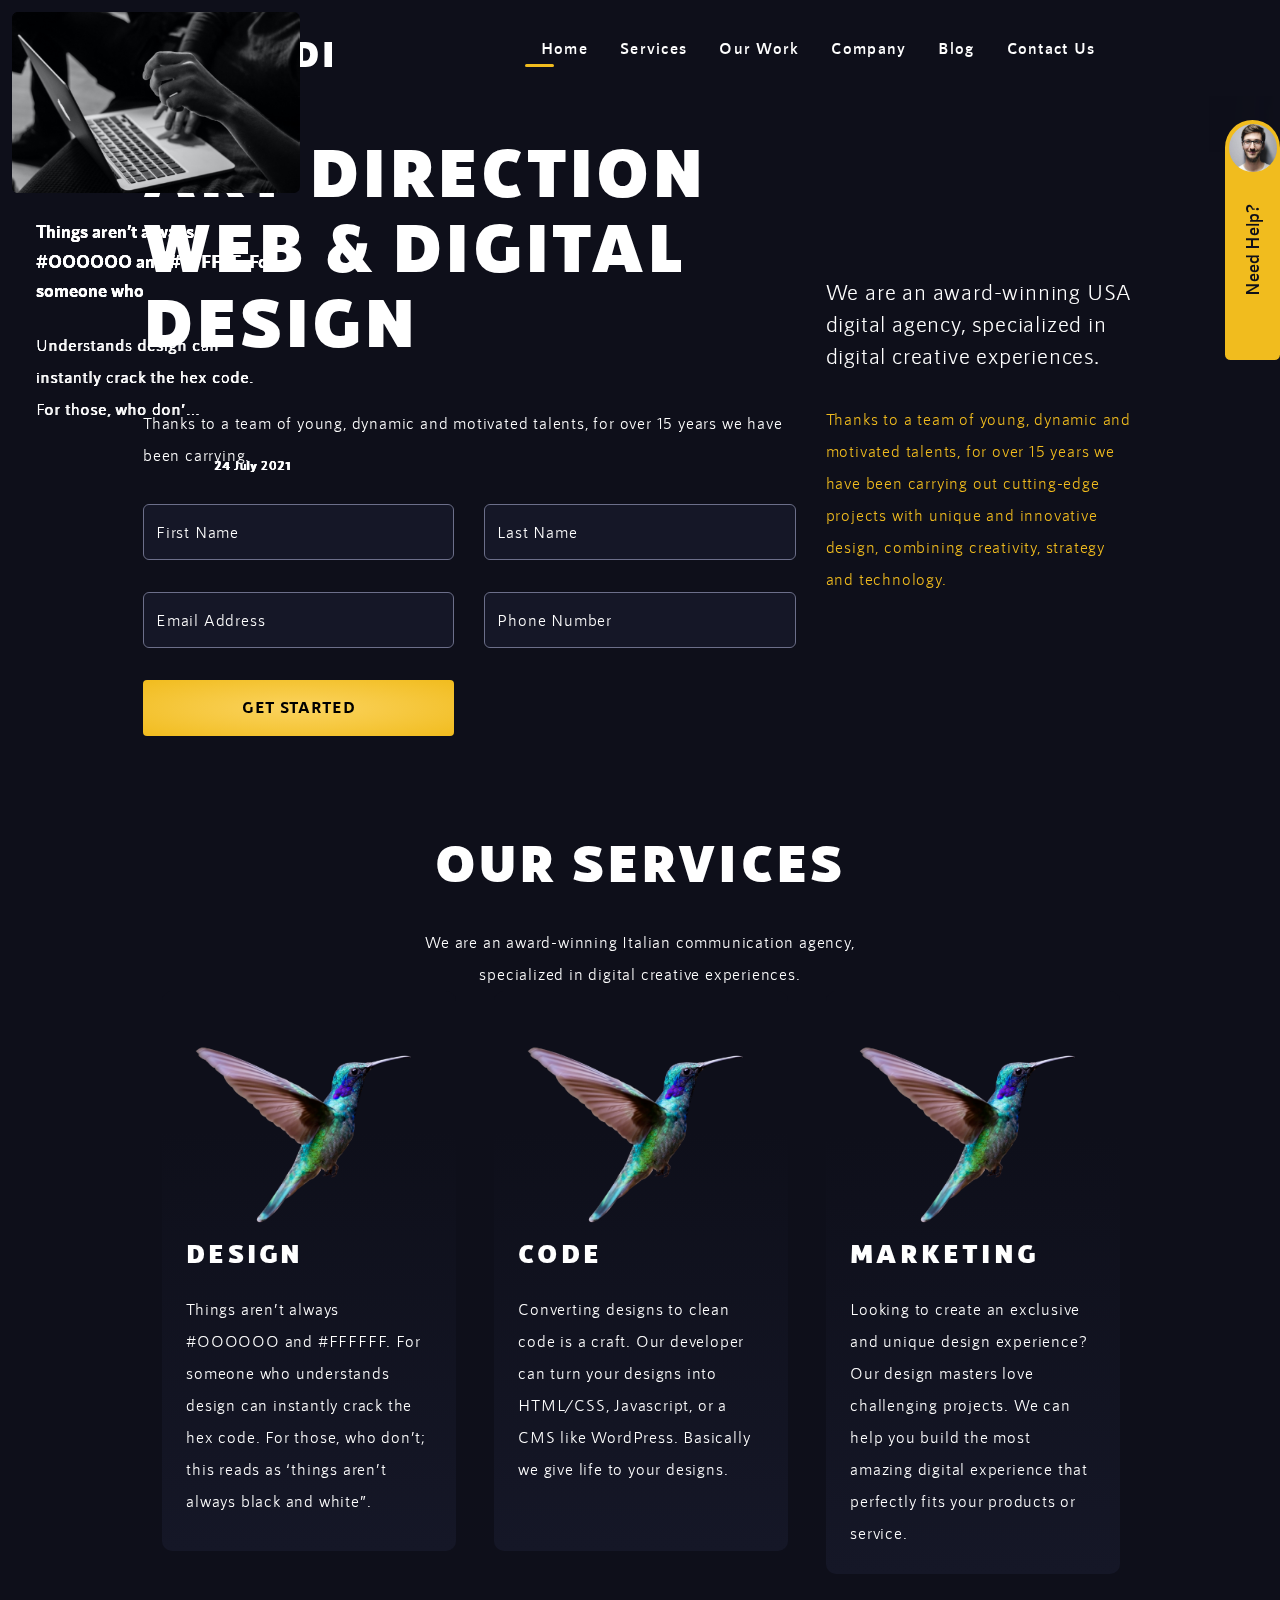
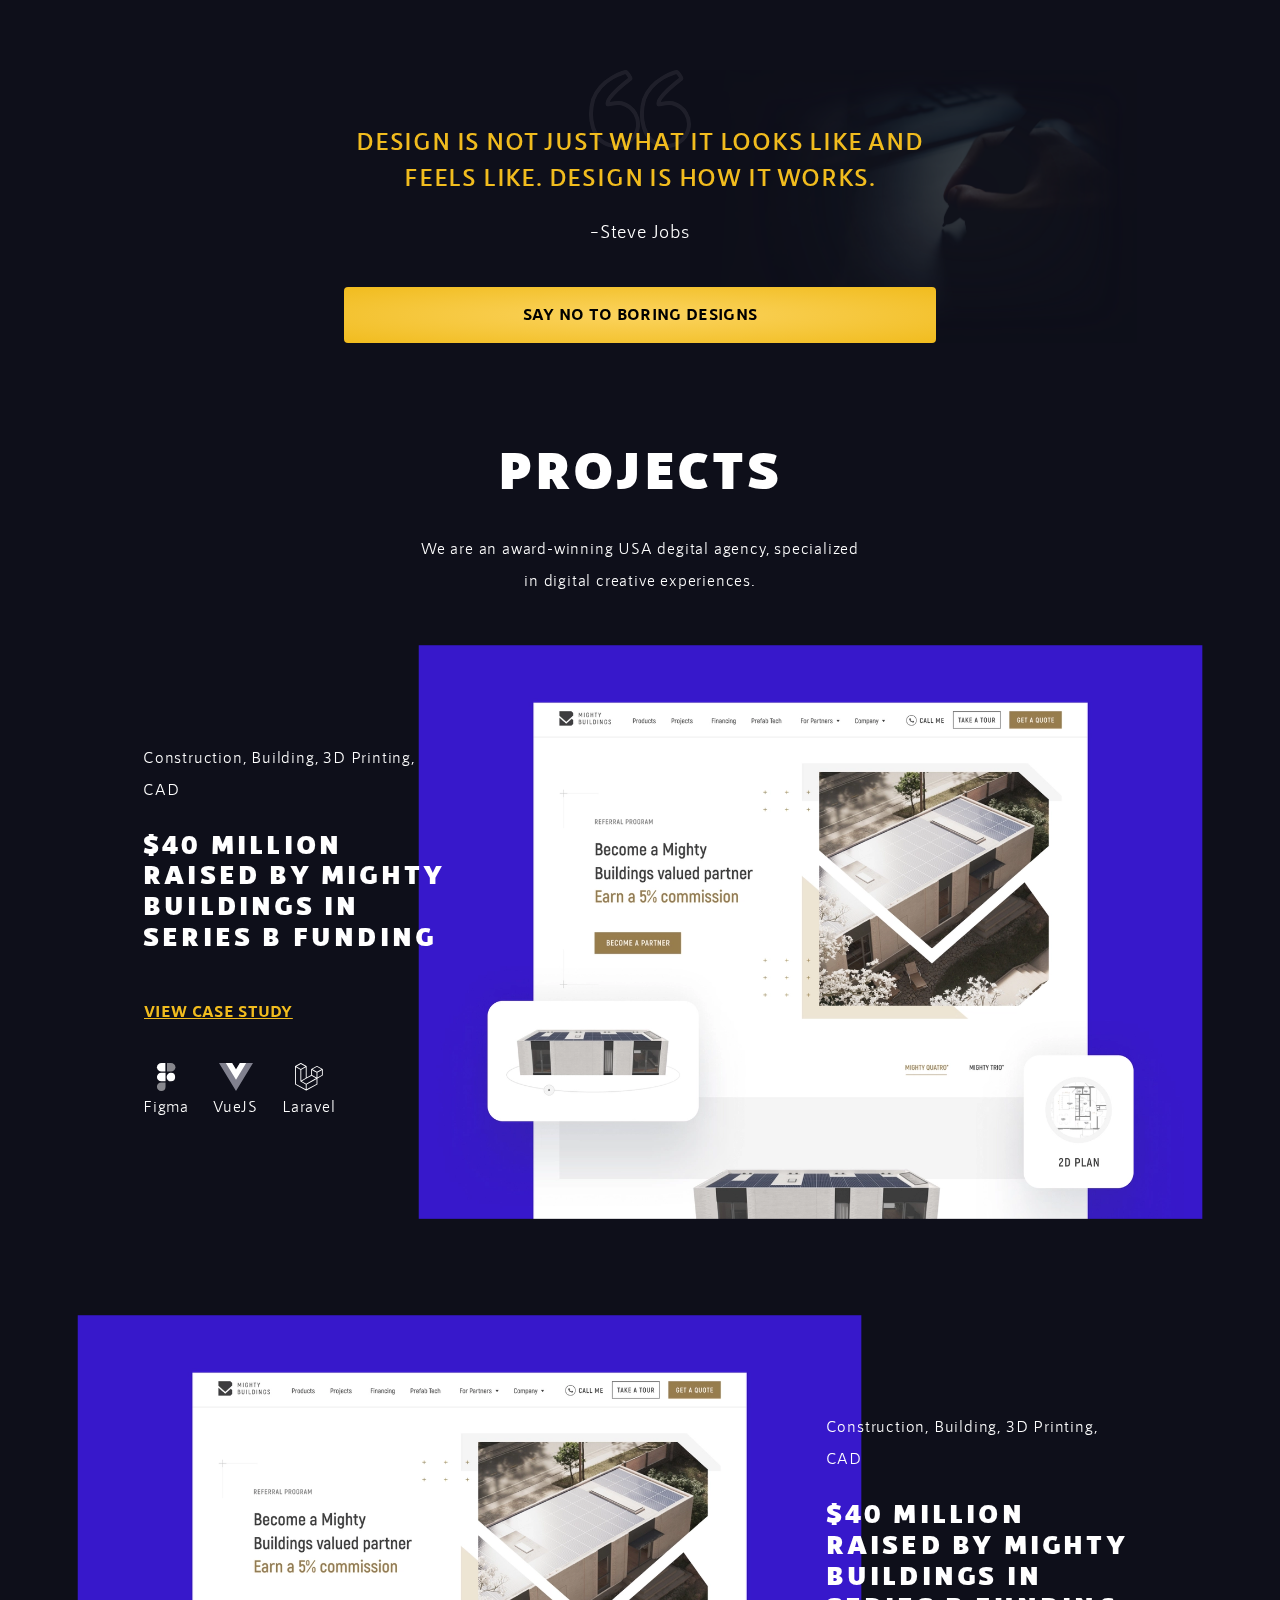
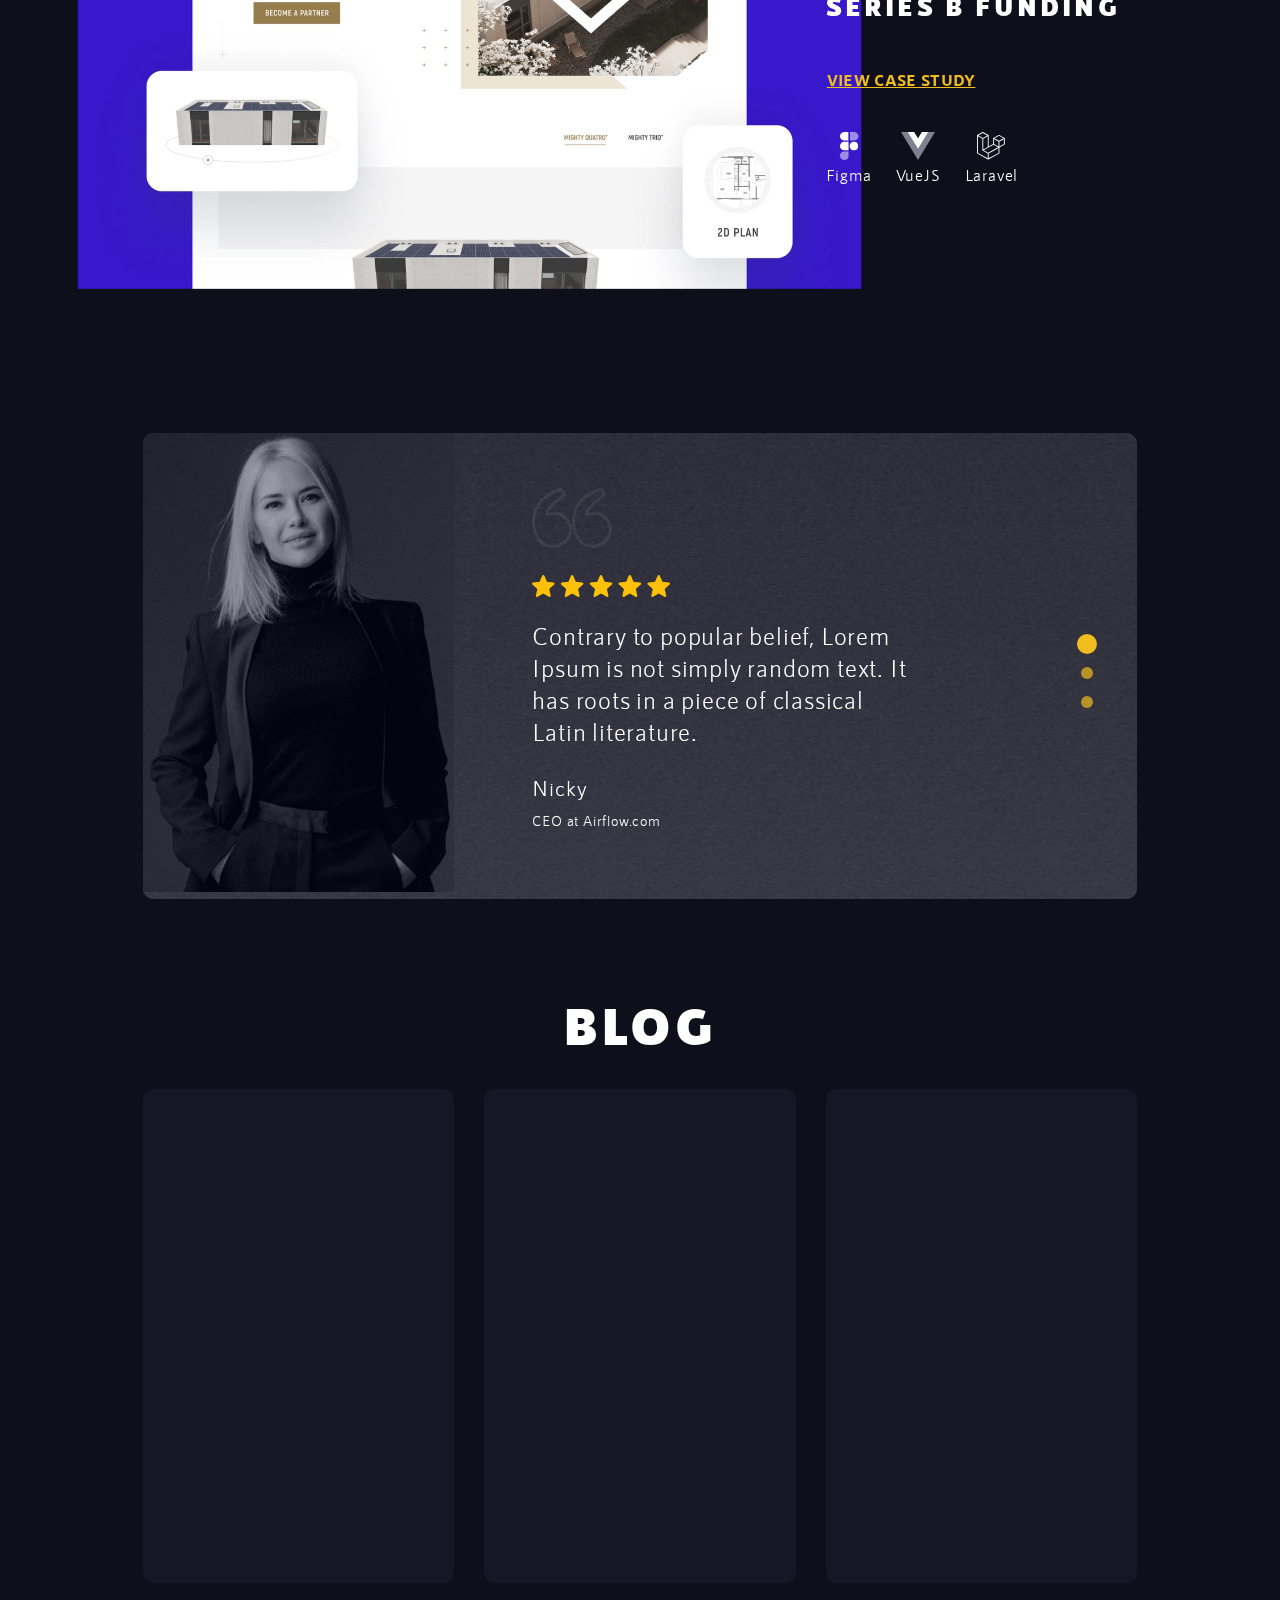
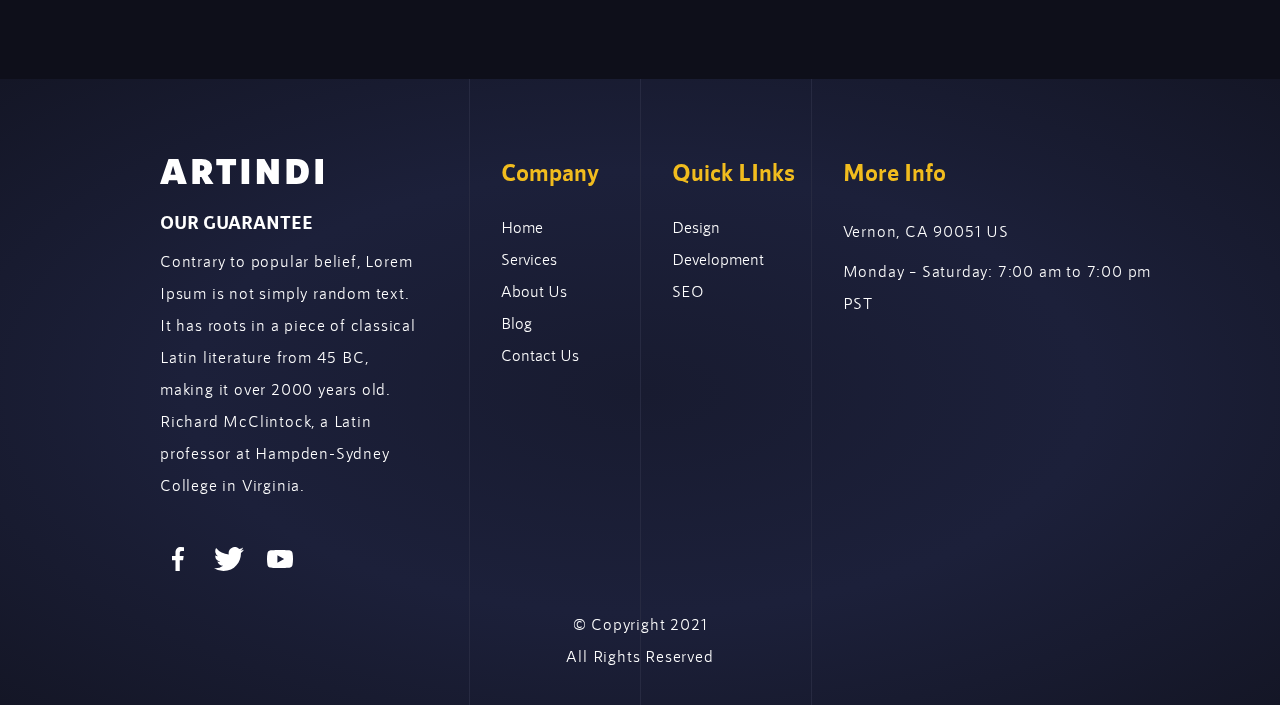
<file: index.html>
<!DOCTYPE html>
<html lang="en">

<head>
    <title>Artindi</title>
    <meta charset="utf-8">
    <meta name="viewport" content="width=device-width, initial-scale=1">
    <!-- included css start -->
    <link rel="stylesheet" href="css/slick.css">
    <link rel="stylesheet" href="css/aos.css">
    <link rel="stylesheet" href="css/bootstrap.min.css">
    <link rel="stylesheet" href="css/style.css">
    <link rel="stylesheet" href="css/responsive.css">
    <!-- included css end -->
</head>

<body>
    <!--page loader start -->
    <div id="page-loader">
        <div class="loader"></div>
    </div>

     <!-- header start -->
    <header>
        <div class="main-nav">
            <nav class="navbar navbar-expand-lg navbar-dark">
                <div class="container">
                    <a class="navbar-brand" href="index.html">
                        <img src="images/logo.svg" alt="img" />
                    </a>
                    <button class="navbar-toggler" type="button" data-toggle="collapse" data-target="#collapsibleNavbar">
              <span class="navbar-toggler-icon"></span>
            </button>
                    <div class="collapse navbar-collapse" id="collapsibleNavbar">
                        <ul class="navbar-nav">
                            <li class="nav-item">
                                <a class="nav-link active" href="#">Home</a>
                            </li>
                            <li class="nav-item">
                                <a class="nav-link" href="#">Services</a>
                            </li>
                            <li class="nav-item">
                                <a class="nav-link" href="#">Our Work</a>
                            </li>
                            <li class="nav-item">
                                <a class="nav-link" href="#">Company</a>
                            </li>
                            <li class="nav-item">
                                <a class="nav-link" href="#">Blog</a>
                            </li>
                            <li class="nav-item">
                                <a class="nav-link" href="#">Contact Us</a>
                            </li>
                        </ul>
                    </div>
                </div>
            </nav>
        </div>

    </header>
    <!-- header end -->

    <!-- floting block start -->

    <div id="float-blk" class="floting-blk">
        <div class="float-header">
            <button onclick="togglefloat()" class="x-btn">

            </button>
        </div>
        <div class="d-flex">
            <div onclick="togglefloat()" class="yellow-blk">
                <figure>
                    <img src="images/profilePic.jpeg" alt="img" />
                </figure>

                <h6>Need Help?</h6>
            </div>
            <div class="floting-info">
                <h6>We're here for you.</h6>
                <p class="info"><i class="icon ph-icon"></i> <button>+91 9876543210</button></p>
                <p class="info"><i class="icon chat-icon"></i> <button>Click to chat</button></p>
                <p class="info"><i class="icon cal-icon"></i> <button>Schedule a Meeting</button></p>
            </div>
        </div>
    </div>

    <!-- floting block end -->

    <!-- banner start -->
    <section class="hero-section">
        <div class="container">
            <div class="row align-items-center">
                <div class="col-md-8">
                    <div class="banner-left">
                        <h1>Art Direction Web & Digital Design
                        </h1>
                        <p>Thanks to a team of young, dynamic and motivated talents, for over 15 years we have been carrying.</p>

                        <form>
                            <div class="row">
                                <div class="col-md-6">
                                    <div class="form-group">
                                        <input class="form-control" type="text" placeholder="First Name">
                                    </div>
                                </div>
                                <div class="col-md-6">
                                    <div class="form-group">
                                        <input class="form-control" type="text" placeholder="Last Name">
                                    </div>
                                </div>
                                <div class="col-md-6">
                                    <div class="form-group">
                                        <input class="form-control" type="text" placeholder="Email Address">
                                    </div>
                                </div>
                                <div class="col-md-6">
                                    <div class="form-group">
                                        <input class="form-control" type="text" placeholder="Phone Number">
                                    </div>
                                </div>

                                <div class="col-md-6">

                                    <button class="btn btn-primary btn-block hvr-sweep-to-bottom">
                                   Get Started 
                                    </button>

                                </div>
                            </div>

                        </form>
                    </div>
                </div>

                <div class="col-md-4">
                    <div class="banner-right js-tilt">
                        <p class="white-color">We are an award-winning USA digital agency, specialized in digital creative experiences.</p>
                        <p class="secondary-color">Thanks to a team of young, dynamic and motivated talents, for over 15 years we have been carrying out cutting-edge projects with unique and innovative design, combining creativity, strategy and technology.</p>
                    </div>
                </div>
            </div>
        </div>
    </section>
    <!-- banner end -->
    
    <!-- our service section start -->
    <section class="our-services-section section-top-spacing">
        <div class="container">
            <div class="text-center">
                <h2>Our Services</h2>
                <p class="heading-below">We are an award-winning Italian communication agency, specialized in digital creative experiences.</p>
            </div>

            <div class="multiple-items">
                <div class="item">
                    <div class="os-card js-tilt">
                        <a href="javascript://">
                            <figure>
                                <img class="img-fluid" src="images/flying-bird.png" alt="img" />
                            </figure>

                            <div class="os-content">
                                <h4>Design</h4>
                                <p>
                                    Things aren’t always #OOOOOO and #FFFFFF. For someone who understands design can instantly crack the hex code. For those, who don’t; this reads as ‘things aren’t always black and white”.
                                </p>

                            </div>
                        </a>
                    </div>
                </div>
                <div class="item">
                    <div class="os-card js-tilt">
                        <a href="javascript://">
                            <figure>
                                <img class="img-fluid" src="images/flying-bird.png" alt="img" />
                            </figure>
                            <div class="os-content">
                                <h4>Code</h4>
                                <p>
                                    Converting designs to clean code is a craft. Our developer can turn your designs into HTML/CSS, Javascript, or a CMS like WordPress. Basically we give life to your designs.
                                </p>

                            </div>
                        </a>

                    </div>
                </div>
                <div class="item">
                    <div class="os-card js-tilt">
                        <a href="javascript://">
                            <figure>
                                <img class="img-fluid" src="images/flying-bird.png" alt="img" />
                            </figure>
                            <div class="os-content">
                                <h4>Marketing</h4>
                                <p>
                                    Looking to create an exclusive and unique design experience? Our design masters love challenging projects. We can help you build the most amazing digital experience that perfectly fits your products or service.
                                </p>

                            </div>
                        </a>

                    </div>
                </div>
            </div>

        </div>

    </section>
    <!-- our service section end -->

    <!-- qty section start -->
    <section class="qty-section section-top-spacing">
        <div class="container">

            <div class="ttm-blk">

                <div class="ttm-content">
                    <figure>
                        <img src="images/qty.svg" alt="img" />
                    </figure>

                    <p class="secondary-color">Design is not just what it looks like and feels like. Design is how it works.</p>

                    <p class="white-color">–Steve Jobs</p>

                    <button class="btn btn-primary hvr-sweep-to-bottom">
                        Say NO to boring designs
                         </button>


                </div>

            </div>

        </div>
    </section>
    <!--qty section end -->

    <!-- portfolio section start -->
    <section class="portfolio-section section-top-spacing">

        <div class=container>
            <div class="text-center">
                <h2>Projects</h2>
                <p class="heading-below">We are an award-winning USA degital agency, specialized in digital creative experiences.</p>
            </div>
            <div class="pf-rows">
                <div class="row align-items-center">
                    <div class="col-md-4">
                        <div class="port-txt-blk">
                            <p>Construction, Building, 3D Printing, CAD</p>
                            <h4 class="heading mt-4">
                                <a href="javascript://">$40 Million Raised by Mighty Buildings in Series B Funding</a>
                            </h4>

                            <a class="btn btn-link pl-0 mt-3">View Case Study</a>

                            <ul class="built-with">
                                <li class="figma">
                                    <img src="images/figma.svg" alt="img" />
                                    <p>Figma</p>
                                </li>
                                <li class="vue">
                                    <img src="images/vue.svg" alt="img" />
                                    <p>VueJS</p>
                                </li>
                                <li class="laravel">
                                    <img src="images/laravel.svg" alt="img" />
                                    <p>Laravel</p>
                                </li>

                            </ul>
                        </div>
                    </div>
                    <div class="col-md-8">
                        <figure class="project-view-img">
                            <a href="javascript://">
                                <img class="img-fluid" src="images/preview-1.webp" alt="img" />
                            </a>
                        </figure>
                    </div>
                </div>
                <div class="row align-items-center">
                    <div class="col-md-4">
                        <div class="port-txt-blk">
                            <p>Construction, Building, 3D Printing, CAD</p>
                            <h4 class="heading mt-4">
                                <a href="javascript://">$40 Million Raised by Mighty Buildings in Series B Funding</a>
                            </h4>

                            <a class="btn btn-link pl-0 mt-3">View Case Study</a>
                            <ul class="built-with">
                                <li class="figma">
                                    <img src="images/figma.svg" alt="img" />
                                    <p>Figma</p>
                                </li>
                                <li class="vue">
                                    <img src="images/vue.svg" alt="img" />
                                    <p>VueJS</p>
                                </li>
                                <li class="laravel">
                                    <img src="images/laravel.svg" alt="img" />
                                    <p>Laravel</p>
                                </li>

                            </ul>
                        </div>
                    </div>
                    <div class="col-md-8">
                        <figure class="project-view-img">
                            <a href="javascript://">
                                <img class="img-fluid" src="images/preview-1.webp" alt="img" />
                            </a>
                        </figure>
                    </div>
                </div>
            </div>
        </div>

        <!--= <div class="container">
            <div class="row">
                <div class="col-xl-3 col-md-6 pr-0">
                    <div>
                        <h2>Portfolio</h2>
                        <p class="heading-below mb-5">We are an award-winning USA degital agency, specialized in digital creative experiences.</p>
                        <a href="javascript://" class="btn btn-primary btn-block hvr-sweep-to-bottom">
                           View all
                        </a>
                    </div>
                </div>
                <div class="col-xl-9 col-md-6">
                    <div class="multiple-items-2">
                        <div class="item">
                            <div class="pf-card">
                                <div class="pf-content">
                                    <div>
                                        <h4>Application</h4>
                                        <div class="hover-content">
                                            <p>Things aren’t always #OOOOOO and #FFFFFF. For someone who.</p>
                                            <a class="btn btn-link pl-0 mt-3">View Case Study</a>
                                        </div>
                                    </div>
                                </div>
                            </div>
                        </div>
                        <div class="item">
                            <div class="pf-card">
                                <div class="pf-content">
                                    <div>
                                        <h4>Application</h4>
                                        <div class="hover-content">
                                            <p>Things aren’t always #OOOOOO and #FFFFFF. For someone who.</p>
                                            <a class="btn btn-link pl-0 mt-3">View Case Study</a>
                                        </div>
                                    </div>
                                </div>
                            </div>
                        </div>
                        <div class="item">
                            <div class="pf-card">
                                <div class="pf-content">
                                    <div>
                                        <h4>Application</h4>
                                        <div class="hover-content">
                                            <p>Things aren’t always #OOOOOO and #FFFFFF. For someone who.</p>
                                            <a class="btn btn-link pl-0 mt-3">View Case Study</a>
                                        </div>
                                    </div>
                                </div>
                            </div>
                        </div>
                        <div class="item">
                            <div class="pf-card">
                                <div class="pf-content">
                                    <div>
                                        <h4>Application</h4>
                                        <div class="hover-content">
                                            <p>Things aren’t always #OOOOOO and #FFFFFF. For someone who.</p>
                                            <a class="btn btn-link pl-0 mt-3">View Case Study</a>
                                        </div>
                                    </div>
                                </div>
                            </div>
                        </div>
                    </div>
                </div>
            </div>
        </div> -->

    </section>
    <!-- portfolio section end -->

    <!-- testimonial section start -->
    <section class="testimonial-section section-top-spacing">
        <div class="container">
            <div class="testi-bg ">
                <div class="single-item">
                    <div class="item">
                        <div class="row align-items-center">
                            <div class="col-md-4">
                                <figure class="person-img">
                                    <img class="img-fluid" src="images/person-img.png" alt="img" />
                                </figure>
                            </div>
                            <div class="col-md-8">
                                <div class="testi-content">
                                    <figure class="qty-icon">
                                        <img src="images/qty.svg" alt="img" />
                                    </figure>

                                    <figure class="rating">
                                        <img src="images/rating.svg" alt="img" />
                                    </figure>


                                    <div class="message-blk">
                                        <p>Contrary to popular belief, Lorem Ipsum is not simply random text. It has roots in a piece of classical Latin literature.</p>
                                    </div>

                                    <div class="nd-blk">
                                        <p class="name">Nicky</p>
                                        <p class="designation">CEO at Airflow.com</p>
                                    </div>

                                </div>
                            </div>
                        </div>
                    </div>
                    <div class="item">
                        <div class="row align-items-center">
                            <div class="col-md-4">
                                <figure class="person-img">
                                    <img class="img-fluid" src="images/person-img.png" alt="img" />
                                </figure>
                            </div>
                            <div class="col-md-8">
                                <div class="testi-content">
                                    <figure class="qty-icon">
                                        <img src="images/qty.svg" alt="img" />
                                    </figure>

                                    <figure class="rating">
                                        <img src="images/rating.svg" alt="img" />
                                    </figure>


                                    <div class="message-blk">
                                        <p>Contrary to popular belief, Lorem Ipsum is not simply random text. It has roots in a piece of classical Latin literature.</p>
                                    </div>

                                    <div class="nd-blk">
                                        <p class="name">Nicky</p>
                                        <p class="designation">CEO at Airflow.com</p>
                                    </div>

                                </div>
                            </div>
                        </div>
                    </div>
                    <div class="item">
                        <div class="row align-items-center">
                            <div class="col-md-4">
                                <figure class="person-img">
                                    <img class="img-fluid" src="images/person-img.png" alt="img" />
                                </figure>
                            </div>
                            <div class="col-md-8">
                                <div class="testi-content">
                                    <figure class="qty-icon">
                                        <img src="images/qty.svg" alt="img" />
                                    </figure>

                                    <figure class="rating">
                                        <img src="images/rating.svg" alt="img" />
                                    </figure>


                                    <div class="message-blk">
                                        <p>Contrary to popular belief, Lorem Ipsum is not simply random text. It has roots in a piece of classical Latin literature.</p>
                                    </div>

                                    <div class="nd-blk">
                                        <p class="name">Nicky</p>
                                        <p class="designation">CEO at Airflow.com</p>
                                    </div>

                                </div>
                            </div>
                        </div>
                    </div>
                </div>
            </div>
        </div>
    </section>
    <!-- testimonial section end -->

    <!-- our service section start -->
    <section class="blog-section section-top-spacing">
        <div class="container">
            <div class="text-center">
                <h2>Blog</h2>
            </div>

            <div class="row">
                <div class="col-lg-4 js-tilt">
                    <div class="blog-card">
                        <a href="javascript://">
                            <figure class="blog-img">
                                <img class="img-fluid" src="images/blog-img.png" alt="img" />

                            </figure>
                            <div class="blog-content">
                                <h5 class="blog-heading">Things aren’t always #OOOOOO and #FFFFFF. For someone who </h5>
                                <p class="blog-des">Understands design can instantly crack the hex code. For those, who don’...</p>
                                <p class="date">24 July 2021</p>
                            </div>
                        </a>
                    </div>
                </div>
                <div class="col-lg-4 js-tilt">
                    <div class="blog-card">
                        <a href="javascript://">
                            <figure class="blog-img">
                                <img class="img-fluid" src="images/blog-img.png" alt="img" />

                            </figure>
                            <div class="blog-content">
                                <h5 class="blog-heading">Things aren’t always #OOOOOO and #FFFFFF. For someone who </h5>
                                <p class="blog-des">Understands design can instantly crack the hex code. For those, who don’...</p>
                                <p class="date">24 July 2021</p>
                            </div>
                        </a>
                    </div>
                </div>
                <div class="col-lg-4 js-tilt">
                    <div class="blog-card">
                        <a href="javascript://">
                            <figure class="blog-img">
                                <img class="img-fluid" src="images/blog-img.png" alt="img" />

                            </figure>
                            <div class="blog-content">
                                <h5 class="blog-heading">Things aren’t always #OOOOOO and #FFFFFF. For someone who </h5>
                                <p class="blog-des">Understands design can instantly crack the hex code. For those, who don’...</p>
                                <p class="date">24 July 2021</p>
                            </div>
                        </a>
                    </div>
                </div>

            </div>
        </div>

    </section>
    <!-- our service section end -->

    <footer id="footer">
        <div class="container">
            <div class="row cust-row">
                <div class="col-md-4 cust-col">
                    <figure>
                        <img src="images/logo.svg" alt="img" />
                    </figure>

                    <div class="abt-blk">
                        <h6 class="mb-2 mt-4">OUR GUARANTEE</h6>
                        <p>Contrary to popular belief, Lorem Ipsum is not simply random text. It has roots in a piece of classical Latin literature from 45 BC, making it over 2000 years old. Richard McClintock, a Latin professor at Hampden-Sydney College
                            in Virginia.</p>
                    </div>

                    <ul class="social-media">
                        <li>
                            <a class="fb" href="javascript://">
                            </a>
                        </li>
                        <li>
                            <a class="twt" href="javascript://">
                            </a>
                        </li>
                        <li>
                            <a class="yt" href="javascript://">
                            </a>
                        </li>

                    </ul>

                </div>
                <div class="col-md-2 cust-col">
                    <h5 class="f-heading">Company</h5>
                    <ul class="footer-links">
                        <li>
                            <a href="javascript://">
                                Home
                            </a>
                        </li>
                        <li>
                            <a href="javascript://">
                                Services
                            </a>
                        </li>
                        <li>
                            <a href="javascript://">
                                About Us

                            </a>
                        </li>
                        <li>
                            <a href="javascript://">
                                Blog
                            </a>
                        </li>
                        <li>
                            <a href="javascript://">
                                Contact Us
                            </a>
                        </li>

                    </ul>
                </div>
                <div class="col-md-2 cust-col">
                    <h5 class="f-heading">Quick LInks</h5>
                    <ul class="footer-links">
                        <li>
                            <a href="javascript://">
                                Design
                            </a>
                        </li>
                        <li>
                            <a href="javascript://">
                                Development
                            </a>
                        </li>
                        <li>
                            <a href="javascript://">
                                SEO
                            </a>
                        </li>

                    </ul>
                </div>
                <div class="col-md-4 cust-col">
                    <h5 class="f-heading">More Info</h5>
                    <p class="address mb-2">Vernon, CA 90051 US</p>
                    <p class="timings">Monday – Saturday: 7:00 am to 7:00 pm PST</p>
                </div>
                <div class="col-12">
                    <div class="copyright">
                        <p> &copy; Copyright 2021</p>
                        <p>All Rights Reserved</p>
                    </div>
                </div>
            </div>
        </div>
    </footer>
    <!-- included scripts start -->
    <script src=" js/jquery.min.js "></script>
    <script src="js/popper.min.js "></script>
    <script src="js/bootstrap.min.js "></script>
    <script src="js/aos.js "></script>
    <script src="js/slick.js "></script>
    <script src="js/tilt.jquery.min.js"></script>
    <script src="js/functions.js "></script>
    <!-- included scripts end -->

    <script>
        $(document).ready(function(){
            $(window).scroll(function(){
                var navFixed = $(window).scrollTop();
                if(navFixed > 200){
                    $(".main-nav").addClass("fixed-top fadeInDown");
                }else{
                    $(".main-nav").removeClass("fixed-top fadeInDown");
                }
            });
        })
    </script>
</body>

</html>
</file>
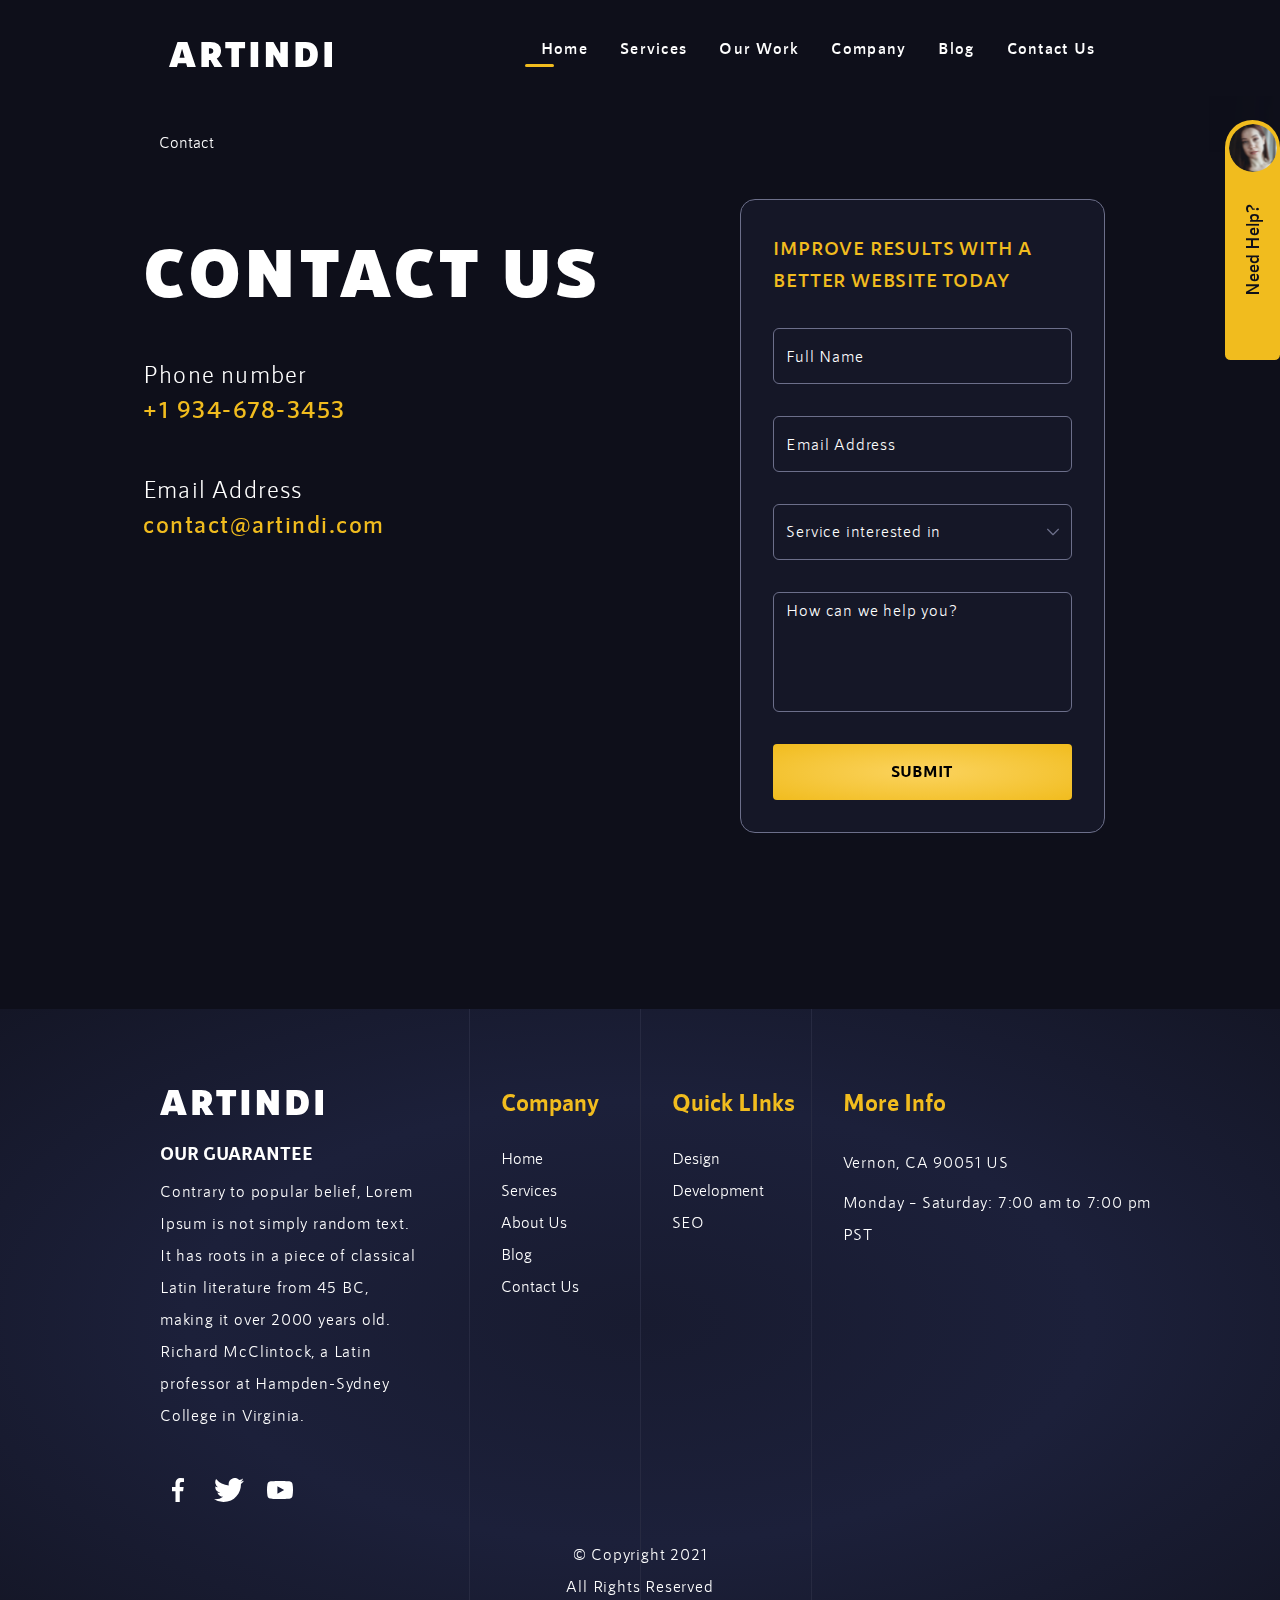
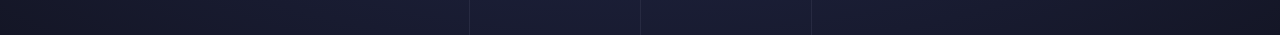
<file: contact.html>
<!DOCTYPE html>
<html lang="en">

<head>
    <title>Artindi</title>
    <meta charset="utf-8">
    <meta name="viewport" content="width=device-width, initial-scale=1">
    <!-- included css start -->
    <link rel="stylesheet" href="css/bootstrap-multiselect.min.css">
    <link rel="stylesheet" href="css/slick.css">
    <link rel="stylesheet" href="css/aos.css">
    <link rel="stylesheet" href="css/bootstrap.min.css">
    <link rel="stylesheet" href="css/style.css">
    <link rel="stylesheet" href="css/responsive.css">
    <!-- included css end -->
</head>

<body>
    <!--page loader start -->
    <div id="page-loader">
        <div class="loader"></div>
    </div>
    <!-- header start -->
    <header>
       <div class="main-nav">
            <nav class="navbar navbar-expand-lg navbar-dark">
                <div class="container">
                    <a class="navbar-brand" href="index.html">
                        <img src="images/logo.svg" alt="img" />
                    </a>
                    <button class="navbar-toggler" type="button" data-toggle="collapse" data-target="#collapsibleNavbar">
                            <span class="navbar-toggler-icon"></span>
                    </button>
                    <div class="collapse navbar-collapse" id="collapsibleNavbar">
                        <ul class="navbar-nav">
                            <li class="nav-item">
                                <a class="nav-link active" href="#">Home</a>
                            </li>
                            <li class="nav-item">
                                <a class="nav-link" href="#">Services</a>
                            </li>
                            <li class="nav-item">
                                <a class="nav-link" href="#">Our Work</a>
                            </li>
                            <li class="nav-item">
                                <a class="nav-link" href="#">Company</a>
                            </li>
                            <li class="nav-item">
                                <a class="nav-link" href="#">Blog</a>
                            </li>
                            <li class="nav-item">
                                <a class="nav-link" href="#">Contact Us</a>
                            </li>
                        </ul>
                    </div>
                </div>
            </nav>
       </div>

    </header>
    <!-- header end -->

    <!-- floting block start -->

    <div id="float-blk" class="floting-blk">
        <div class="float-header">
            <button onclick="togglefloat()" class="x-btn">

            </button>
        </div>
        <div class="d-flex">
            <div onclick="togglefloat()" class="yellow-blk">
                <figure>
                    <img src="images/profilePic2.png" alt="img" class="img-fluid" />
                </figure>

                <h6>Need Help?</h6>
            </div>
            <div class="floting-info">
                <h6>We're here for you.</h6>
                <p class="info"><i class="icon ph-icon"></i> <button>+91 9876543210</button></p>
                <p class="info"><i class="icon chat-icon"></i> <button>Click to chat</button></p>
                <p class="info"><i class="icon cal-icon"></i> <button>Schedule a Meeting</button></p>
            </div>
        </div>
    </div>

    <!-- floting block end -->

    <!--Breadcrumb Area-->
    <section class="service-details-breadcrumb">
        <div class="container">
            <div class="row">
                <div class="col-12">
                    <nav aria-label="breadcrumb">
                        <ol class="breadcrumb">
                          <li class="breadcrumb-item active" aria-current="page">Contact</li>
                        </ol>
                    </nav>
                </div>
            </div>
        </div>
    </section>
    <!--Breadcrumb Area-->

    <!-- banner start -->
    <section class="hero-section contact-section">
        <div class="container">

            <!--Banner Area-->
            <div class="row">
                <div class="col-md-10 col-lg-6 col-xl-7">
                    <div class="banner-left contact-left">
                        <h1>Contact Us</h1>
                        <div class="contact-text">
                            <p class="white-color">Phone number</p>
                            <p class="secondary-color">+1 934-678-3453</p>
                            <p class="white-color">Email Address</p>
                            <p class="secondary-color">contact@artindi.com</p>
                        </div>
                    </div>
                </div>

                <div class="col-md-10 col-lg-6 col-xl-5">
                    <div class="contact-right">
                        <form>
                            <p class="secondary-color">Improve results with a better website today</p>
                            <div class="row">
                                <div class="col-md-12">
                                    <div class="form-group">
                                        <input class="form-control" type="text" placeholder="Full Name">
                                    </div>
                                </div>
                                <div class="col-md-12">
                                    <div class="form-group">
                                        <input class="form-control" type="text" placeholder="Email Address">
                                    </div>
                                </div>
                                <div class="col-md-12">
                                    <div class="form-group multiselect-service">
                                        <select class="form-control" id="service-select" multiple="multiple">
                                            <option value="multiselect-all"> Select all</option>
                                            <option value="ui / ux (web & app Design)">UI / UX (Web & App Design)</option>
                                            <option value="branding / graphic design">Branding / Graphic Design</option>
                                            <option value="code / development">Code / Development</option>
                                            <option value="other">Other</option>
                                        </select>
                                    </div>
                                </div>
                                <div class="col-md-12">
                                    <div class="form-group">
                                        <textarea class="form-control" placeholder="How can we help you?"></textarea>
                                    </div>
                                </div>

                                <div class="col-md-12">

                                    <button class="btn btn-primary btn-block hvr-sweep-to-bottom">
                                        Submit
                                    </button>

                                </div>
                            </div>

                        </form>
                    </div>
                </div>
            </div>
            <!--Banner Area-->
        </div>
    </section>
    <!-- banner end -->

   
    



    <footer id="footer">
        <div class="container">
            <div class="row cust-row">
                <div class="col-md-4 cust-col">
                    <figure>
                        <img src="images/logo.svg" alt="img" />
                    </figure>

                    <div class="abt-blk">
                        <h6 class="mb-2 mt-4">OUR GUARANTEE</h6>
                        <p>Contrary to popular belief, Lorem Ipsum is not simply random text. It has roots in a piece of classical Latin literature from 45 BC, making it over 2000 years old. Richard McClintock, a Latin professor at Hampden-Sydney College
                            in Virginia.</p>
                    </div>

                    <ul class="social-media">
                        <li>
                            <a class="fb" href="javascript://">
                            </a>
                        </li>
                        <li>
                            <a class="twt" href="javascript://">
                            </a>
                        </li>
                        <li>
                            <a class="yt" href="javascript://">
                            </a>
                        </li>

                    </ul>

                </div>
                <div class="col-md-2 cust-col">
                    <h5 class="f-heading">Company</h5>
                    <ul class="footer-links">
                        <li>
                            <a href="javascript://">
                                Home
                            </a>
                        </li>
                        <li>
                            <a href="javascript://">
                                Services
                            </a>
                        </li>
                        <li>
                            <a href="javascript://">
                                About Us

                            </a>
                        </li>
                        <li>
                            <a href="javascript://">
                                Blog
                            </a>
                        </li>
                        <li>
                            <a href="javascript://">
                                Contact Us
                            </a>
                        </li>

                    </ul>
                </div>
                <div class="col-md-2 cust-col">
                    <h5 class="f-heading">Quick LInks</h5>
                    <ul class="footer-links">
                        <li>
                            <a href="javascript://">
                                Design
                            </a>
                        </li>
                        <li>
                            <a href="javascript://">
                                Development
                            </a>
                        </li>
                        <li>
                            <a href="javascript://">
                                SEO
                            </a>
                        </li>

                    </ul>
                </div>
                <div class="col-md-4 cust-col">
                    <h5 class="f-heading">More Info</h5>
                    <p class="address mb-2">Vernon, CA 90051 US</p>
                    <p class="timings">Monday – Saturday: 7:00 am to 7:00 pm PST</p>
                </div>
                <div class="col-12">
                    <div class="copyright">
                        <p> &copy; Copyright 2021</p>
                        <p>All Rights Reserved</p>
                    </div>
                </div>
            </div>
        </div>
    </footer>
    <!-- included scripts start -->
    <script src=" js/jquery.min.js "></script>
    <script src="js/popper.min.js "></script>
    <script src="js/bootstrap.min.js "></script>
    <script src="js/aos.js "></script>
    <script src="js/slick.js "></script>
    <script src="js/tilt.jquery.min.js"></script>
    <script src="js/bootstrap-multiselect.min.js"></script>

    <script src="js/functions.js "></script>
    <!-- included scripts end -->

    
    <script>
        $(document).ready(function(){

            $(window).scroll(function(){
                var navFixed = $(window).scrollTop();
                if(navFixed > 200){
                    $(".main-nav").addClass("fixed-top fadeInDown");
                }else{
                    $(".main-nav").removeClass("fixed-top fadeInDown");
                }
            });

            $('#service-select').multiselect({
                includeSelectAllOption: true
            });


        })
    </script>

</body>

</html>
</file>
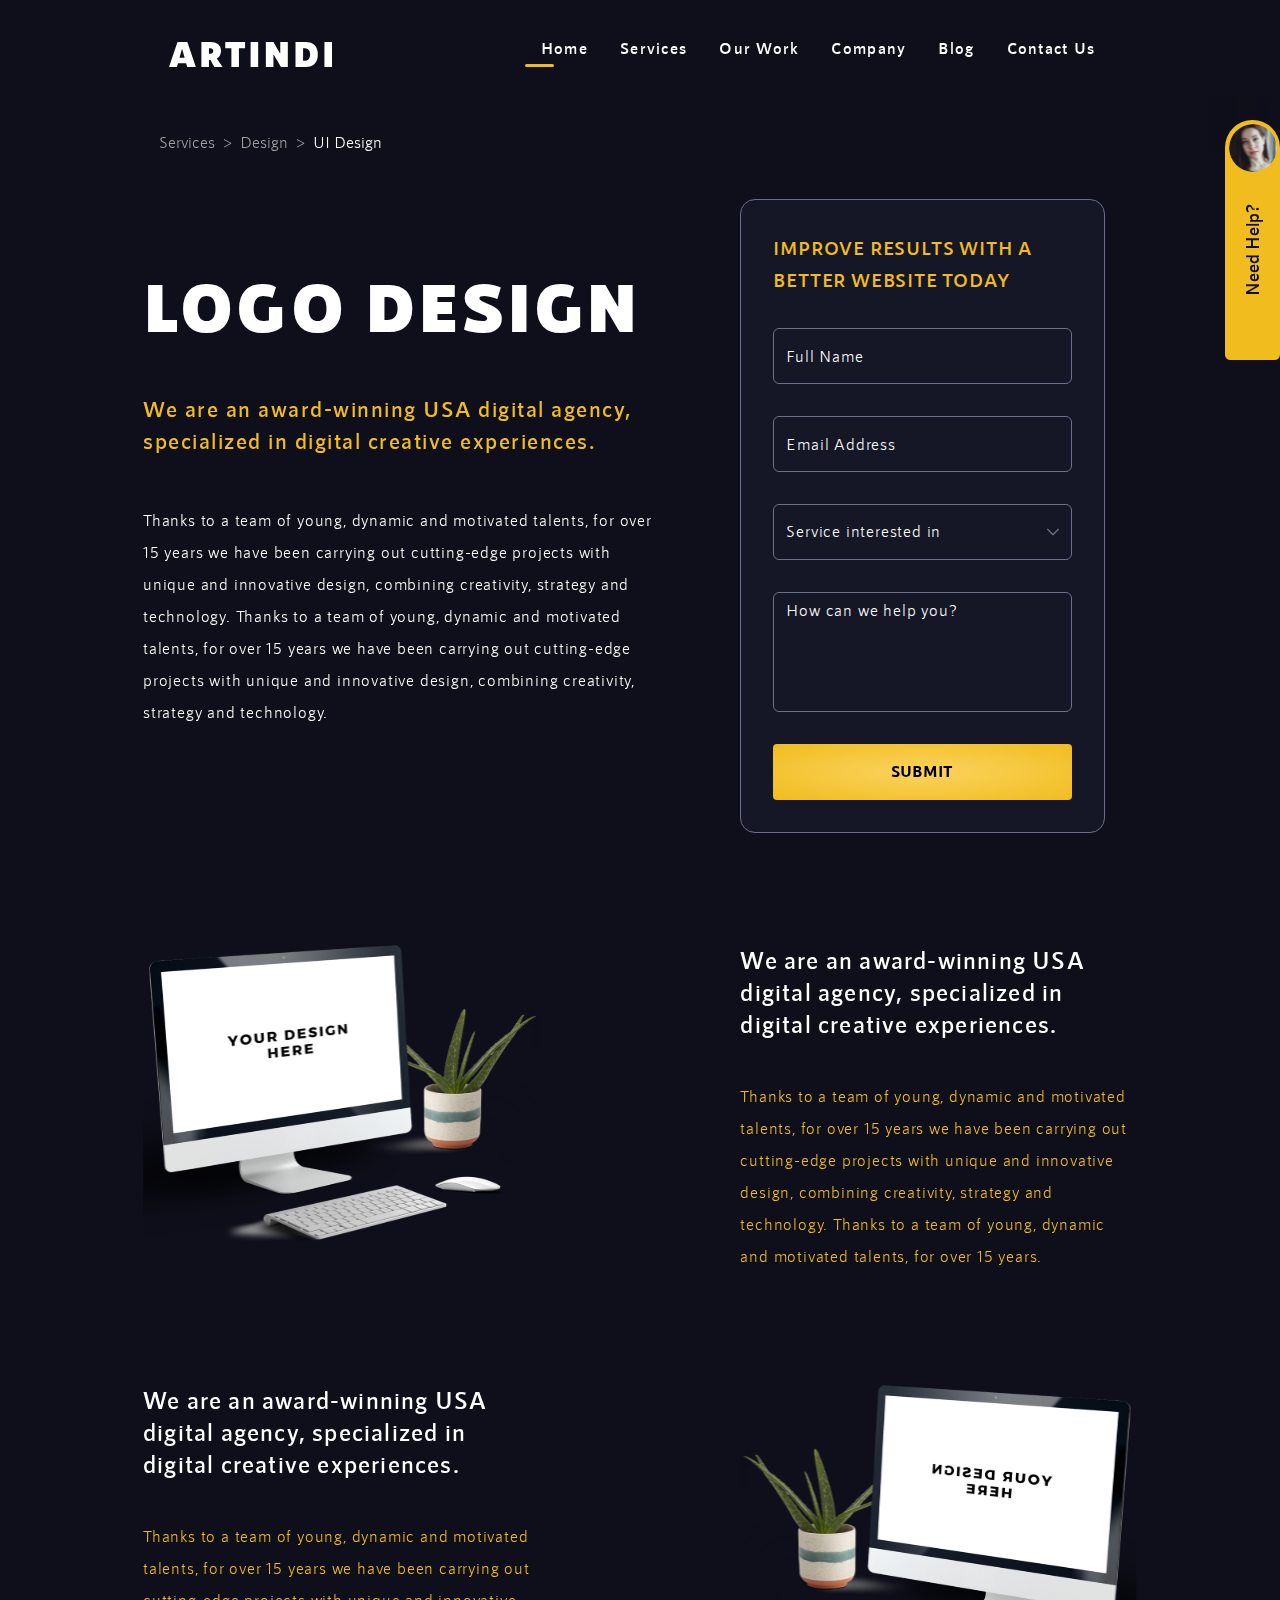
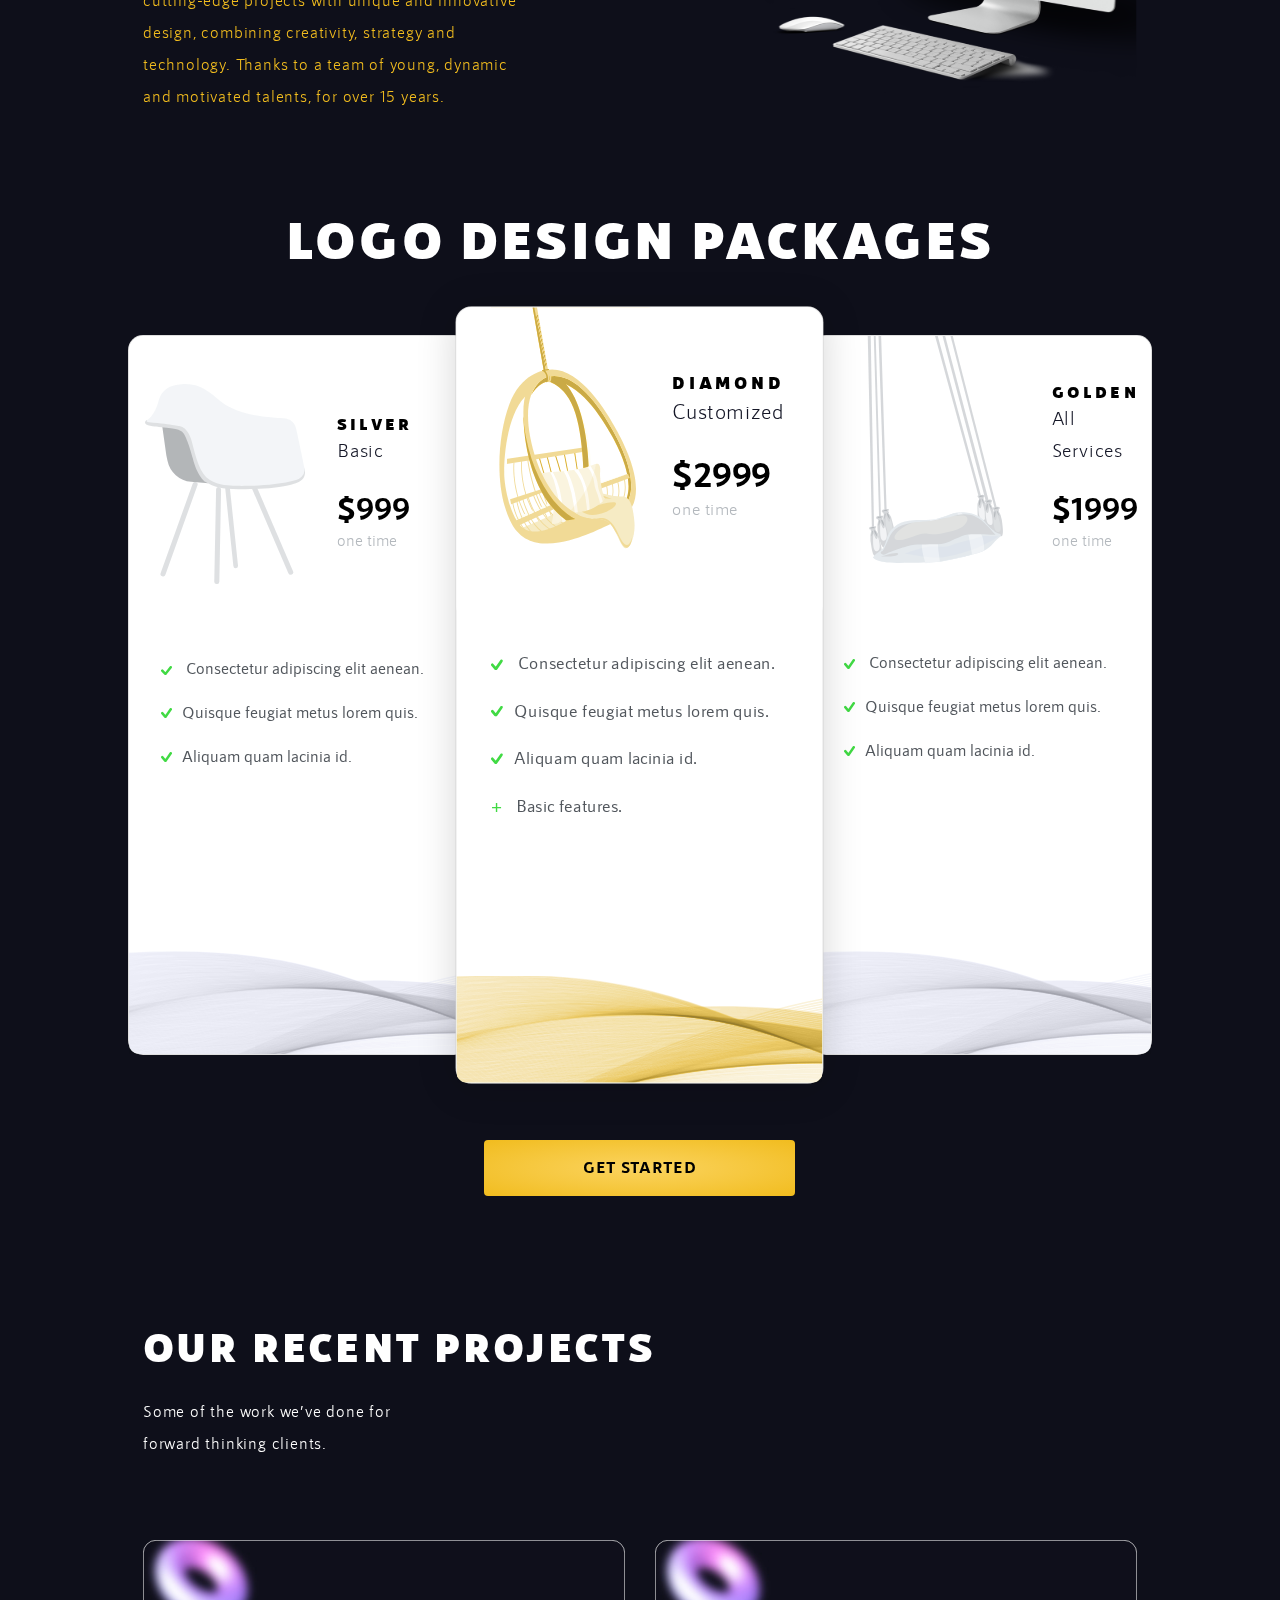
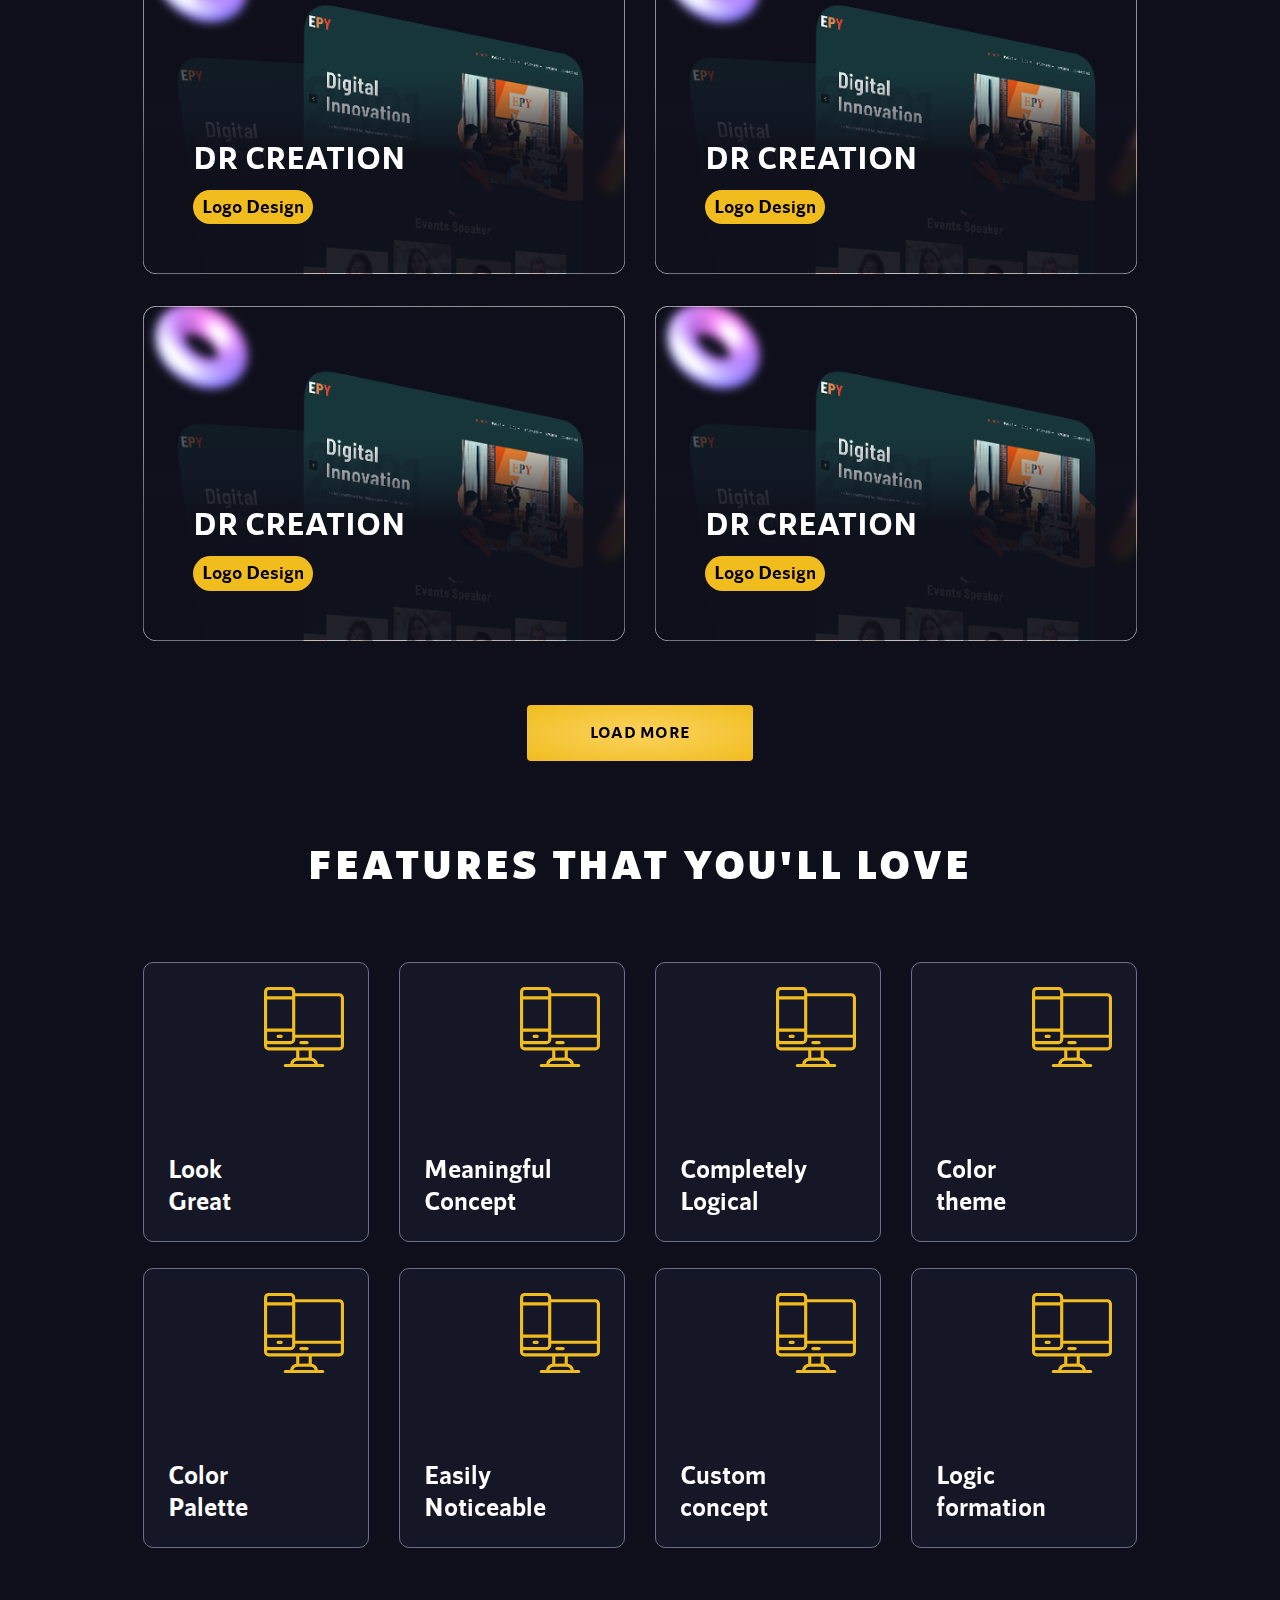
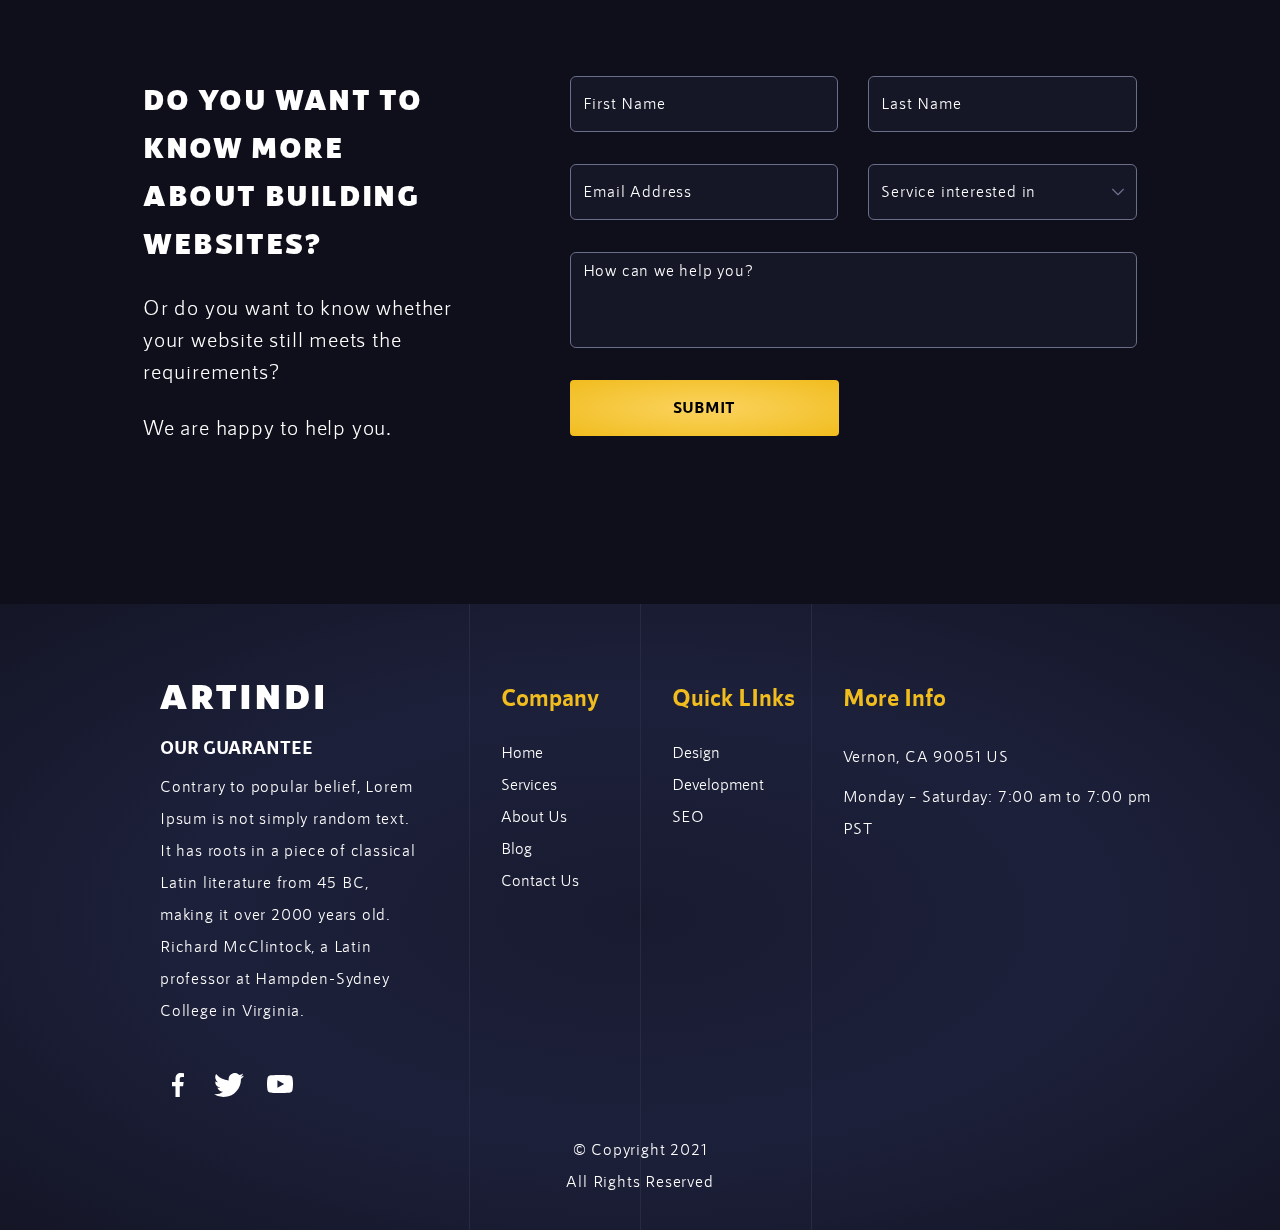
<file: service-details.html>
<!DOCTYPE html>
<html lang="en">

<head>
    <title>Artindi</title>
    <meta charset="utf-8">
    <meta name="viewport" content="width=device-width, initial-scale=1">
    <!-- included css start -->
    <link rel="stylesheet" href="css/bootstrap-multiselect.min.css">
    <link rel="stylesheet" href="css/slick.css">
    <link rel="stylesheet" href="css/aos.css">
    <link rel="stylesheet" href="css/bootstrap.min.css">
    <link rel="stylesheet" href="css/style.css">
    <link rel="stylesheet" href="css/responsive.css">
    <!-- included css end -->
</head>

<body>
    <!--page loader start -->
    <div id="page-loader">
        <div class="loader"></div>
    </div>
    <!-- header start -->
    <header>
        <div class="main-nav">
            <nav class="navbar navbar-expand-lg navbar-dark">
                <div class="container">
                    <a class="navbar-brand" href="index.html">
                        <img src="images/logo.svg" alt="img" />
                    </a>
                    <button class="navbar-toggler" type="button" data-toggle="collapse" data-target="#collapsibleNavbar">
              <span class="navbar-toggler-icon"></span>
            </button>
                    <div class="collapse navbar-collapse" id="collapsibleNavbar">
                        <ul class="navbar-nav">
                            <li class="nav-item">
                                <a class="nav-link active" href="#">Home</a>
                            </li>
                            <li class="nav-item">
                                <a class="nav-link" href="#">Services</a>
                            </li>
                            <li class="nav-item">
                                <a class="nav-link" href="#">Our Work</a>
                            </li>
                            <li class="nav-item">
                                <a class="nav-link" href="#">Company</a>
                            </li>
                            <li class="nav-item">
                                <a class="nav-link" href="#">Blog</a>
                            </li>
                            <li class="nav-item">
                                <a class="nav-link" href="#">Contact Us</a>
                            </li>
                        </ul>
                    </div>
                </div>
            </nav>
        </div>

    </header>
    <!-- header end -->

    <!-- floting block start -->

    <div id="float-blk" class="floting-blk">
        <div class="float-header">
            <button onclick="togglefloat()" class="x-btn">

            </button>
        </div>
        <div class="d-flex">
            <div onclick="togglefloat()" class="yellow-blk">
                <figure>
                    <img src="images/profilePic2.png" alt="img" class="img-fluid" />
                </figure>

                <h6>Need Help?</h6>
            </div>
            <div class="floting-info">
                <h6>We're here for you.</h6>
                <p class="info"><i class="icon ph-icon"></i> <button>+91 9876543210</button></p>
                <p class="info"><i class="icon chat-icon"></i> <button>Click to chat</button></p>
                <p class="info"><i class="icon cal-icon"></i> <button>Schedule a Meeting</button></p>
            </div>
        </div>
    </div>

    <!-- floting block end -->

    <!--Breadcrumb Area-->
    <section class="service-details-breadcrumb">
        <div class="container">
            <div class="row">
                <div class="col-12">
                    <nav aria-label="breadcrumb">
                        <ol class="breadcrumb">
                          <li class="breadcrumb-item"><a href="#">Services</a></li>
                          <li class="breadcrumb-item"><a href="#">Design</a></li>
                          <li class="breadcrumb-item active" aria-current="page">UI Design</li>
                        </ol>
                      </nav>
                </div>
            </div>
        </div>
    </section>
    <!--Breadcrumb Area-->

    <!-- banner start -->
    <section class="hero-section service-section">
        <div class="container">

            <!--Banner Area-->
            <div class="row align-items-center">
                <div class="col-md-10 col-lg-7">
                    <div class="banner-left service-left">
                        <h1>Logo Design</h1>
                        <div class="service-text">
                            <p class="secondary-color">We are an award-winning USA digital agency, specialized in digital creative experiences.</p>
                            <p class="white-color">Thanks to a team of young, dynamic and motivated talents, for over 15 years we have been carrying out cutting-edge projects with unique and innovative design, combining creativity, strategy and technology. Thanks to a team of young, dynamic and motivated talents, for over 15 years we have been carrying out cutting-edge projects with unique and innovative design, combining creativity, strategy and technology.
                            </p>
                        </div>
                    </div>
                </div>

                <div class="col-md-10 col-lg-5">
                    <div class="service-right">
                        <form>
                            <p class="secondary-color">Improve results with a better website today</p>
                            <div class="row">
                                <div class="col-md-12">
                                    <div class="form-group">
                                        <input class="form-control" type="text" placeholder="Full Name">
                                    </div>
                                </div>
                                <div class="col-md-12">
                                    <div class="form-group">
                                        <input class="form-control" type="text" placeholder="Email Address">
                                    </div>
                                </div>
                                <div class="col-md-12">
                                    <div class="form-group multiselect-service">
                                        <select class="form-control" id="service-select" multiple="multiple">
                                            <option value="multiselect-all"> Select all</option>
                                            <option value="ui / ux (web & app Design)">UI / UX (Web & App Design)</option>
                                            <option value="branding / graphic design">Branding / Graphic Design</option>
                                            <option value="code / development">Code / Development</option>
                                            <option value="other">Other</option>
                                        </select>
                                    </div>
                                </div>
                                <div class="col-md-12">
                                    <div class="form-group">
                                        <textarea class="form-control" placeholder="How can we help you?"></textarea>
                                    </div>
                                </div>

                                <div class="col-md-12">

                                    <button class="btn btn-primary btn-block hvr-sweep-to-bottom">
                                        Submit
                                    </button>

                                </div>
                            </div>

                        </form>
                    </div>
                </div>
            </div>
            <!--Banner Area-->
        </div>
    </section>
    <!-- banner end -->

    <!--Service Details Start-->
    <section class="service-details-area">
        <div class="container">
            <div class="row">
                <div class="col-md-6 col-lg-5">
                    <div class="service-info-img">
                        <img src="./images/mockup.svg" alt="img" class="img-fluid">
                    </div>
                </div>
                <div class="col-md-6 col-lg-5 offset-lg-2">
                    <div class="service-info-text">
                        <p class="white-color">We are an award-winning USA digital agency, specialized in digital creative experiences.</p>
                        <p class="secondary-color">Thanks to a team of young, dynamic and motivated talents, for over 15 years we have been carrying out cutting-edge projects with unique and innovative design, combining creativity, strategy and technology. Thanks to a team of young, dynamic and motivated talents, for over 15 years.</p>
                    </div>
                </div>
            </div>
        </div>
    </section>
    <!--Service Details End-->

    <!--Service Details Start-->
    <section class="service-details-area">
        <div class="container">
            <div class="row">
                <div class="col-lg-5 col-md-6 order-2 order-md-1">
                    <div class="service-info-text">
                        <p class="white-color">We are an award-winning USA digital agency, specialized in digital creative experiences.</p>
                        <p class="secondary-color">Thanks to a team of young, dynamic and motivated talents, for over 15 years we have been carrying out cutting-edge projects with unique and innovative design, combining creativity, strategy and technology. Thanks to a team of young, dynamic and motivated talents, for over 15 years.</p>
                    </div>
                </div>
                <div class="col-lg-5 offset-lg-2 col-md-6 order-1 order-md-2">
                    <div class="service-info-img">
                        <img src="./images/mockup.svg" alt="img" class="img-fluid service-details-img-2">
                    </div>
                </div>
                
            </div>
        </div>
    </section>
    <!--Service Details End-->

    <!--Logo Design Package-->
     <section class="package-area">
        <div class="container">
            <div class="text-center">
                <h2>Logo design packages</h2>
            </div>

            <!--Price Package Large Screen-->

            <div class="row lg-view-package">
                <div class="col-md-6 col-xl-4">
                    <div class="card card1">
                        <div class="card-header">
                            <img src="./images/chair.svg" alt="img" class="img-fluid">
                            <div class="package-price">
                                <h4>Silver</h4>
                                <p>Basic</p>
                                <h3>$999</h3>
                                <span>one time</span>
                            </div>
                        </div>
                        <div class="card-body">
                            <div class="package-details">
                                <div>
                                    <img src="./images/tick1.svg" alt="img" class="img-fluid">
                                    <span>Consectetur adipiscing elit aenean.</span>
                                </div>
                                <div class="d-flex align-items-center">
                                    <img src="./images/tick1.svg" alt="img" class="img-fluid">
                                    <span>Quisque feugiat metus lorem quis.</span>
                                </div>
                                <div class="d-flex align-items-center">
                                    <img src="./images/tick1.svg" alt="img" class="img-fluid">
                                    <span>Aliquam quam lacinia id.</span>
                                </div>
                            </div>
                        </div>
                        <div class="card-footer">
                            <img src="./images/package-shape-1.svg" alt="img" class="img-fluid">
                        </div>
                    </div>
                </div>
                <div class="col-md-6 col-xl-4">
                    <div class="card card2">
                        <div class="card-header">
                            <img src="./images/chair2.svg" alt="img" class="img-fluid">
                            <div class="package-price">
                                <h4>Diamond</h4>
                                <p>Customized</p>
                                <h3>$2999</h3>
                                <span>one time</span>
                            </div>
                        </div>
                        <div class="card-body">
                            <div class="package-details">
                                <div>
                                    <img src="./images/tick1.svg" alt="img" class="img-fluid">
                                    <span>Consectetur adipiscing elit aenean.</span>
                                </div>
                                <div class="d-flex align-items-center">
                                    <img src="./images/tick1.svg" alt="img" class="img-fluid">
                                    <span>Quisque feugiat metus lorem quis.</span>
                                </div>
                                <div class="d-flex align-items-center">
                                    <img src="./images/tick1.svg" alt="img" class="img-fluid">
                                    <span>Aliquam quam lacinia id.</span>
                                </div>
                                <div class="d-flex align-items-center">
                                    <img src="./images/plus.svg" alt="img" class="img-fluid">
                                    <span>Basic features.</span>
                                </div>
                            </div>
                        </div>
                        <div class="card-footer">
                            <img src="./images/package-shape-2.svg" alt="img" class="img-fluid">
                        </div>
                    </div>
                </div>
                <div class="col-md-6 col-xl-4">
                    <div class="card card3">
                        <div class="card-header">
                            <img src="./images/chair3.svg" alt="img" class="img-fluid">
                            <div class="package-price">
                                <h4>Golden</h4>
                                <p>All Services</p>
                                <h3>$1999</h3>
                                <span>one time</span>
                            </div>
                        </div>
                        <div class="card-body">
                            <div class="package-details">
                                <div>
                                    <img src="./images/tick1.svg" alt="img" class="img-fluid">
                                    <span>Consectetur adipiscing elit aenean.</span>
                                </div>
                                <div class="d-flex align-items-center">
                                    <img src="./images/tick1.svg" alt="img" class="img-fluid">
                                    <span>Quisque feugiat metus lorem quis.</span>
                                </div>
                                <div class="d-flex align-items-center">
                                    <img src="./images/tick1.svg" alt="img" class="img-fluid">
                                    <span>Aliquam quam lacinia id.</span>
                                </div>
                            </div>
                        </div>
                        <div class="card-footer">
                            <img src="./images/package-shape-1.svg" alt="img" class="img-fluid">
                        </div>
                    </div>
                </div>
            </div>
            <!--Price Package Large Screen-->

            <!--Price Package Mobile Screen-->

            <div class="multiple-items-5 d-xl-none sm-view-package">
                <div class="item">
                    <div class="card card-sm-1">
                        <div class="card-header">
                            <img src="./images/chair.svg" alt="img" class="img-fluid">
                            <div class="package-price">
                                <h4>Silver</h4>
                                <p>Basic</p>
                                <h3>$999</h3>
                                <span>one time</span>
                            </div>
                        </div>
                        <div class="card-body">
                            <div class="package-details">
                                <div class="d-flex align-items-center">
                                    <img src="./images/tick1.svg" alt="img" class="img-fluid">
                                    <span>Consectetur adipiscing elit aenean.</span>
                                </div>
                                <div class="d-flex align-items-center">
                                    <img src="./images/tick1.svg" alt="img" class="img-fluid">
                                    <span>Quisque feugiat metus lorem quis.</span>
                                </div>
                                <div class="d-flex align-items-center">
                                    <img src="./images/tick1.svg" alt="img" class="img-fluid">
                                    <span>Aliquam quam lacinia id.</span>
                                </div>
                            </div>
                        </div>
                        <div class="card-footer">
                            <img src="./images/package-shape-1.svg" alt="img" class="img-fluid">
                        </div>
                    </div>
                </div>

                <div class="item">
                    <div class="card card-sm-2">
                        <div class="card-header">
                            <img src="./images/chair2.svg" alt="img" class="img-fluid">
                            <div class="package-price">
                                <h4>Diamond</h4>
                                <p>Customized</p>
                                <h3>$2999</h3>
                                <span>one time</span>
                            </div>
                        </div>
                        <div class="card-body">
                            <div class="package-details">
                                <div class="d-flex align-items-center">
                                    <img src="./images/tick1.svg" alt="img" class="img-fluid">
                                    <span>Consectetur adipiscing elit aenean.</span>
                                </div>
                                <div class="d-flex align-items-center">
                                    <img src="./images/tick1.svg" alt="img" class="img-fluid">
                                    <span>Quisque feugiat metus lorem quis.</span>
                                </div>
                                <div class="d-flex align-items-center">
                                    <img src="./images/tick1.svg" alt="img" class="img-fluid">
                                    <span>Aliquam quam lacinia id.</span>
                                </div>
                                <div class="d-flex align-items-center">
                                    <img src="./images/plus.svg" alt="img" class="img-fluid">
                                    <span>Basic features.</span>
                                </div>
                            </div>
                        </div>
                        <div class="card-footer">
                            <img src="./images/package-shape-2.svg" alt="img" class="img-fluid">
                        </div>
                    </div>
                </div>

                <div class="item">
                    <div class="card card-sm-3">
                        <div class="card-header">
                            <img src="./images/chair3.svg" alt="img" class="img-fluid">
                            <div class="package-price">
                                <h4>Golden</h4>
                                <p>All Services</p>
                                <h3>$1999</h3>
                                <span>one time</span>
                            </div>
                        </div>
                        <div class="card-body">
                            <div class="package-details">
                                <div class="d-flex align-items-center">
                                    <img src="./images/tick1.svg" alt="img" class="img-fluid">
                                    <span>Consectetur adipiscing elit aenean.</span>
                                </div>
                                <div class="d-flex align-items-center">
                                    <img src="./images/tick1.svg" alt="img" class="img-fluid">
                                    <span>Quisque feugiat metus lorem quis.</span>
                                </div>
                                <div class="d-flex align-items-center">
                                    <img src="./images/tick1.svg" alt="img" class="img-fluid">
                                    <span>Aliquam quam lacinia id.</span>
                                </div>
                            </div>
                        </div>
                        <div class="card-footer">
                            <img src="./images/package-shape-1.svg" alt="img" class="img-fluid">
                        </div>
                    </div>
                </div>
                       
            </div>

            <!--Price Package Mobile Screen-->
            <div class="row justify-content-center">
                <div class="col-md-4">
                    <button class="btn btn-primary btn-block hvr-sweep-to-bottom">
                        Get Started 
                         </button>
                </div>
            </div>
        </div>
    </section>
    <!--Logo Design Package-->


    <!--Recent Project Section-->
    <section class="recent-project">
        <div class="container">
            <div class="row">
                <div class="col-lg-12">
                    <div class="recent-project-text">
                        <h2>Our recent Projects</h2>
                        <p>Some of the work we’ve done for forward 
                            thinking clients.</p>
                    </div>
                </div>
            </div>
            <!--Large Device View-->
            <div class="lg-view-cards">
                <div class="row">
                    <div class="col-md-6">
                        <div class="project-card">
                            <img src="./images/recent-project-card.svg" alt="img" class="img-fluid">
                            <div class="content">
                                <h3>Dr Creation</h3>
                                <span class="rp-btn">Logo Design</span>
                            </div>
                            <div class="content-hover">
                                  <h1>Logo Design 1</h1>
                                  <p>Things aren’t always #OOOOOO and 
                                    #FFFFFF. For someone who.</p>
                                <button class="view-case-study"> View Case Study</button>
                            </div>
                        </div>
                    </div>
                    <div class="col-md-6">
                        <div class="project-card">
                            <img src="./images/recent-project-card.svg" alt="img" class="img-fluid">
                            <div class="content">
                                <h3>Dr Creation</h3>
                                <span class="rp-btn">Logo Design</span>
                            </div>
                            <div class="content-hover">
                                  <h1>Logo Design 1</h1>
                                  <p>Things aren’t always #OOOOOO and 
                                    #FFFFFF. For someone who.</p>
                                <button class="view-case-study"> View Case Study</button>
                            </div>
                        </div>
                    </div>
                    <div class="col-md-6">
                        <div class="project-card">
                            <img src="./images/recent-project-card.svg" alt="img" class="img-fluid">
                            <div class="content">
                                <h3>Dr Creation</h3>
                                <span class="rp-btn">Logo Design</span>
                            </div>
                            <div class="content-hover">
                                  <h1>Logo Design 1</h1>
                                  <p>Things aren’t always #OOOOOO and 
                                    #FFFFFF. For someone who.</p>
                                <button class="view-case-study"> View Case Study</button>
                            </div>
                        </div>
                    </div>
                    <div class="col-md-6">
                        <div class="project-card">
                            <img src="./images/recent-project-card.svg" alt="img" class="img-fluid">
                            <div class="content">
                                <h3>Dr Creation</h3>
                                <span class="rp-btn">Logo Design</span>
                            </div>
                            <div class="content-hover">
                                  <h1>Logo Design 1</h1>
                                  <p>Things aren’t always #OOOOOO and 
                                    #FFFFFF. For someone who.</p>
                                <button class="view-case-study"> View Case Study</button>
                            </div>
                        </div>
                    </div>
                </div>
            </div>
            <!--Large Device View-->

            <!--Small Device View-->
            <div class="sm-view-cards d-lg-none">
                <div class="row">
                    <div class="col-md-6">
                        <a href="#" class="project-card">
                            <img src="./images/recent-project-card.svg" alt="img" class="img-fluid">
                            <div class="content">
                                <h3>Dr Creation</h3>
                                <span class="rp-btn">Logo Design</span>
                            </div>
                        </a>
                    </div>
                    <div class="col-md-6">
                        <a href="#" class="project-card">
                            <img src="./images/recent-project-card.svg" alt="img" class="img-fluid">
                            <div class="content">
                                <h3>Dr Creation</h3>
                                <span class="rp-btn">Logo Design</span>
                            </div>
                        </a>
                    </div>
                    <div class="col-md-6">
                        <a href="#" class="project-card">
                            <img src="./images/recent-project-card.svg" alt="img" class="img-fluid">
                            <div class="content">
                                <h3>Dr Creation</h3>
                                <span class="rp-btn">Logo Design</span>
                            </div>
                        </a>
                    </div>
                    <div class="col-md-6">
                        <a href="#" class="project-card">
                            <img src="./images/recent-project-card.svg" alt="img" class="img-fluid">
                            <div class="content">
                                <h3>Dr Creation</h3>
                                <span class="rp-btn">Logo Design</span>
                            </div>
                        </a>
                    </div>
                </div>
            </div>
            <!--Small Device View-->

            <div class="row justify-content-center">
                <div class="col-md-3">
                    <button class="btn btn-primary btn-block hvr-sweep-to-bottom">
                        Load More
                    </button>
                </div>
            </div>
            
        </div>
    </section>
    <!--Recent Project Section-->


    <!--Feature Section Start-->
    <section class="feature-area">
        <div class="container">
           <div class="row">
               <div class="col-12">
                    <div class="text-center">
                        <h2>Features that you'll love</h2>
                    </div>
               </div>
           </div>
            <div class="row">
                <div class="col-sm-6 col-lg-4 col-xl-3">
                    <div class="feature-box js-tilt">
                        <div class="feature-img">
                            <img src="./images/responsive.svg" alt="img" class="img-fluid">
                        </div>
                        <div class="feature-text">
                            <h5>Look Great</h5>
                        </div>
                    </div>
                </div>
                <div class="col-sm-6 col-lg-4 col-xl-3">
                    <div class="feature-box js-tilt">
                        <div class="feature-img">
                            <img src="./images/responsive.svg" alt="img" class="img-fluid">
                        </div>
                        <div class="feature-text">
                            <h5>Meaningful Concept</h5>
                        </div>
                    </div>
                </div>
                <div class="col-sm-6 col-lg-4 col-xl-3">
                    <div class="feature-box js-tilt">
                        <div class="feature-img">
                            <img src="./images/responsive.svg" alt="img" class="img-fluid">
                        </div>
                        <div class="feature-text">
                            <h5>Completely Logical</h5>
                        </div>
                    </div>
                </div>
                <div class="col-sm-6 col-lg-4 col-xl-3">
                    <div class="feature-box js-tilt">
                        <div class="feature-img">
                            <img src="./images/responsive.svg" alt="img" class="img-fluid">
                        </div>
                        <div class="feature-text">
                            <h5>Color theme </h5>
                        </div>
                    </div>
                </div>
                <div class="col-sm-6 col-lg-4 col-xl-3">
                    <div class="feature-box js-tilt">
                        <div class="feature-img">
                            <img src="./images/responsive.svg" alt="img" class="img-fluid">
                        </div>
                        <div class="feature-text">
                            <h5>Color Palette </h5>
                        </div>
                    </div>
                </div>
                <div class="col-sm-6 col-lg-4 col-xl-3">
                    <div class="feature-box js-tilt">
                        <div class="feature-img">
                            <img src="./images/responsive.svg" alt="img" class="img-fluid">
                        </div>
                        <div class="feature-text">
                            <h5>Easily Noticeable </h5>
                        </div>
                    </div>
                </div>
                <div class="col-sm-6 col-lg-4 col-xl-3">
                    <div class="feature-box js-tilt">
                        <div class="feature-img">
                            <img src="./images/responsive.svg" alt="img" class="img-fluid">
                        </div>
                        <div class="feature-text">
                            <h5>Custom concept</h5>
                        </div>
                    </div>
                </div>
                <div class="col-sm-6 col-lg-4 col-xl-3">
                    <div class="feature-box js-tilt">
                        <div class="feature-img">
                            <img src="./images/responsive.svg" alt="img" class="img-fluid">
                        </div>
                        <div class="feature-text">
                            <h5>Logic formation</h5>
                        </div>
                    </div>
                </div>
                
            </div>
        </div>
    </section>
    <!--Feature Section End-->

    <!--Build Website Section Start-->

    <section class="build-website">
        <div class="container">
            <div class="row">
                <div class=" col-lg-5 col-xl-4">
                    <div class="build-website-content">
                        <h3>Do you want to know more about building websites?</h3>
                        <p>Or do you want to know whether your website still meets the requirements?</p>
                        <p>We are happy to help you.</p>
                    </div>
                </div>
                <div class="col-lg-7 col-xl-7 offset-xl-1">
                    <form>
                        <div class="row">
                            <div class="col-md-6">
                                <div class="form-group">
                                    <input class="form-control" type="text" placeholder="First Name">
                                </div>
                            </div>
                            <div class="col-md-6">
                                <div class="form-group">
                                    <input class="form-control" type="text" placeholder="Last Name">
                                </div>
                            </div>
                            <div class="col-md-6">
                                <div class="form-group">
                                    <input class="form-control" type="text" placeholder="Email Address">
                                </div>
                            </div>
                            <div class="col-md-6">
                                <div class="form-group multiselect-service">
                                    <select class="form-control" id="service-select2" multiple="multiple">
                                        <option value="multiselect-all"> Select all</option>
                                        <option value="ui / ux (web & app Design)">UI / UX (Web & App Design)</option>
                                        <option value="branding / graphic design">Branding / Graphic Design</option>
                                        <option value="code / development">Code / Development</option>
                                        <option value="other">Other</option>
                                    </select>
                                </div>
                            </div>

                            <div class="col-md-12">
                                <div class="form-group">
                                    <textarea class="form-control" placeholder="How can we help you?"></textarea>
                                </div>
                            </div>
    
                            <div class="col-md-6">
    
                                <button class="btn btn-primary btn-block hvr-sweep-to-bottom">
                                    Submit
                                </button>
    
                            </div>
                        </div>
    
                    </form>
                </div>
            </div>
        </div>
    </section>

    <!--Build Website Section End-->
    



    <footer id="footer">
        <div class="container">
            <div class="row cust-row">
                <div class="col-md-4 cust-col">
                    <figure>
                        <img src="images/logo.svg" alt="img" />
                    </figure>

                    <div class="abt-blk">
                        <h6 class="mb-2 mt-4">OUR GUARANTEE</h6>
                        <p>Contrary to popular belief, Lorem Ipsum is not simply random text. It has roots in a piece of classical Latin literature from 45 BC, making it over 2000 years old. Richard McClintock, a Latin professor at Hampden-Sydney College
                            in Virginia.</p>
                    </div>

                    <ul class="social-media">
                        <li>
                            <a class="fb" href="javascript://">
                            </a>
                        </li>
                        <li>
                            <a class="twt" href="javascript://">
                            </a>
                        </li>
                        <li>
                            <a class="yt" href="javascript://">
                            </a>
                        </li>

                    </ul>

                </div>
                <div class="col-md-2 cust-col">
                    <h5 class="f-heading">Company</h5>
                    <ul class="footer-links">
                        <li>
                            <a href="javascript://">
                                Home
                            </a>
                        </li>
                        <li>
                            <a href="javascript://">
                                Services
                            </a>
                        </li>
                        <li>
                            <a href="javascript://">
                                About Us

                            </a>
                        </li>
                        <li>
                            <a href="javascript://">
                                Blog
                            </a>
                        </li>
                        <li>
                            <a href="javascript://">
                                Contact Us
                            </a>
                        </li>

                    </ul>
                </div>
                <div class="col-md-2 cust-col">
                    <h5 class="f-heading">Quick LInks</h5>
                    <ul class="footer-links">
                        <li>
                            <a href="javascript://">
                                Design
                            </a>
                        </li>
                        <li>
                            <a href="javascript://">
                                Development
                            </a>
                        </li>
                        <li>
                            <a href="javascript://">
                                SEO
                            </a>
                        </li>

                    </ul>
                </div>
                <div class="col-md-4 cust-col">
                    <h5 class="f-heading">More Info</h5>
                    <p class="address mb-2">Vernon, CA 90051 US</p>
                    <p class="timings">Monday – Saturday: 7:00 am to 7:00 pm PST</p>
                </div>
                <div class="col-12">
                    <div class="copyright">
                        <p> &copy; Copyright 2021</p>
                        <p>All Rights Reserved</p>
                    </div>
                </div>
            </div>
        </div>
    </footer>
    <!-- included scripts start -->
    <script src=" js/jquery.min.js "></script>
    <script src="js/popper.min.js "></script>
    <script src="js/bootstrap.min.js "></script>
    <script src="js/aos.js "></script>
    <script src="js/slick.js "></script>
    <script src="js/tilt.jquery.min.js"></script>
    <script src="js/bootstrap-multiselect.min.js"></script>

    <script src="js/functions.js "></script>
    <!-- included scripts end -->

    <script>
        $(document).ready(function(){

            $(window).scroll(function(){
                var navFixed = $(window).scrollTop();
                if(navFixed > 200){
                    $(".main-nav").addClass("fixed-top fadeInDown");
                }else{
                    $(".main-nav").removeClass("fixed-top fadeInDown");
                }
            });

            $('#service-select').multiselect({
                includeSelectAllOption: true
            });
            
            $('#service-select2').multiselect({
                includeSelectAllOption: true
            });


        })
    </script>
</body>

</html>
</file>
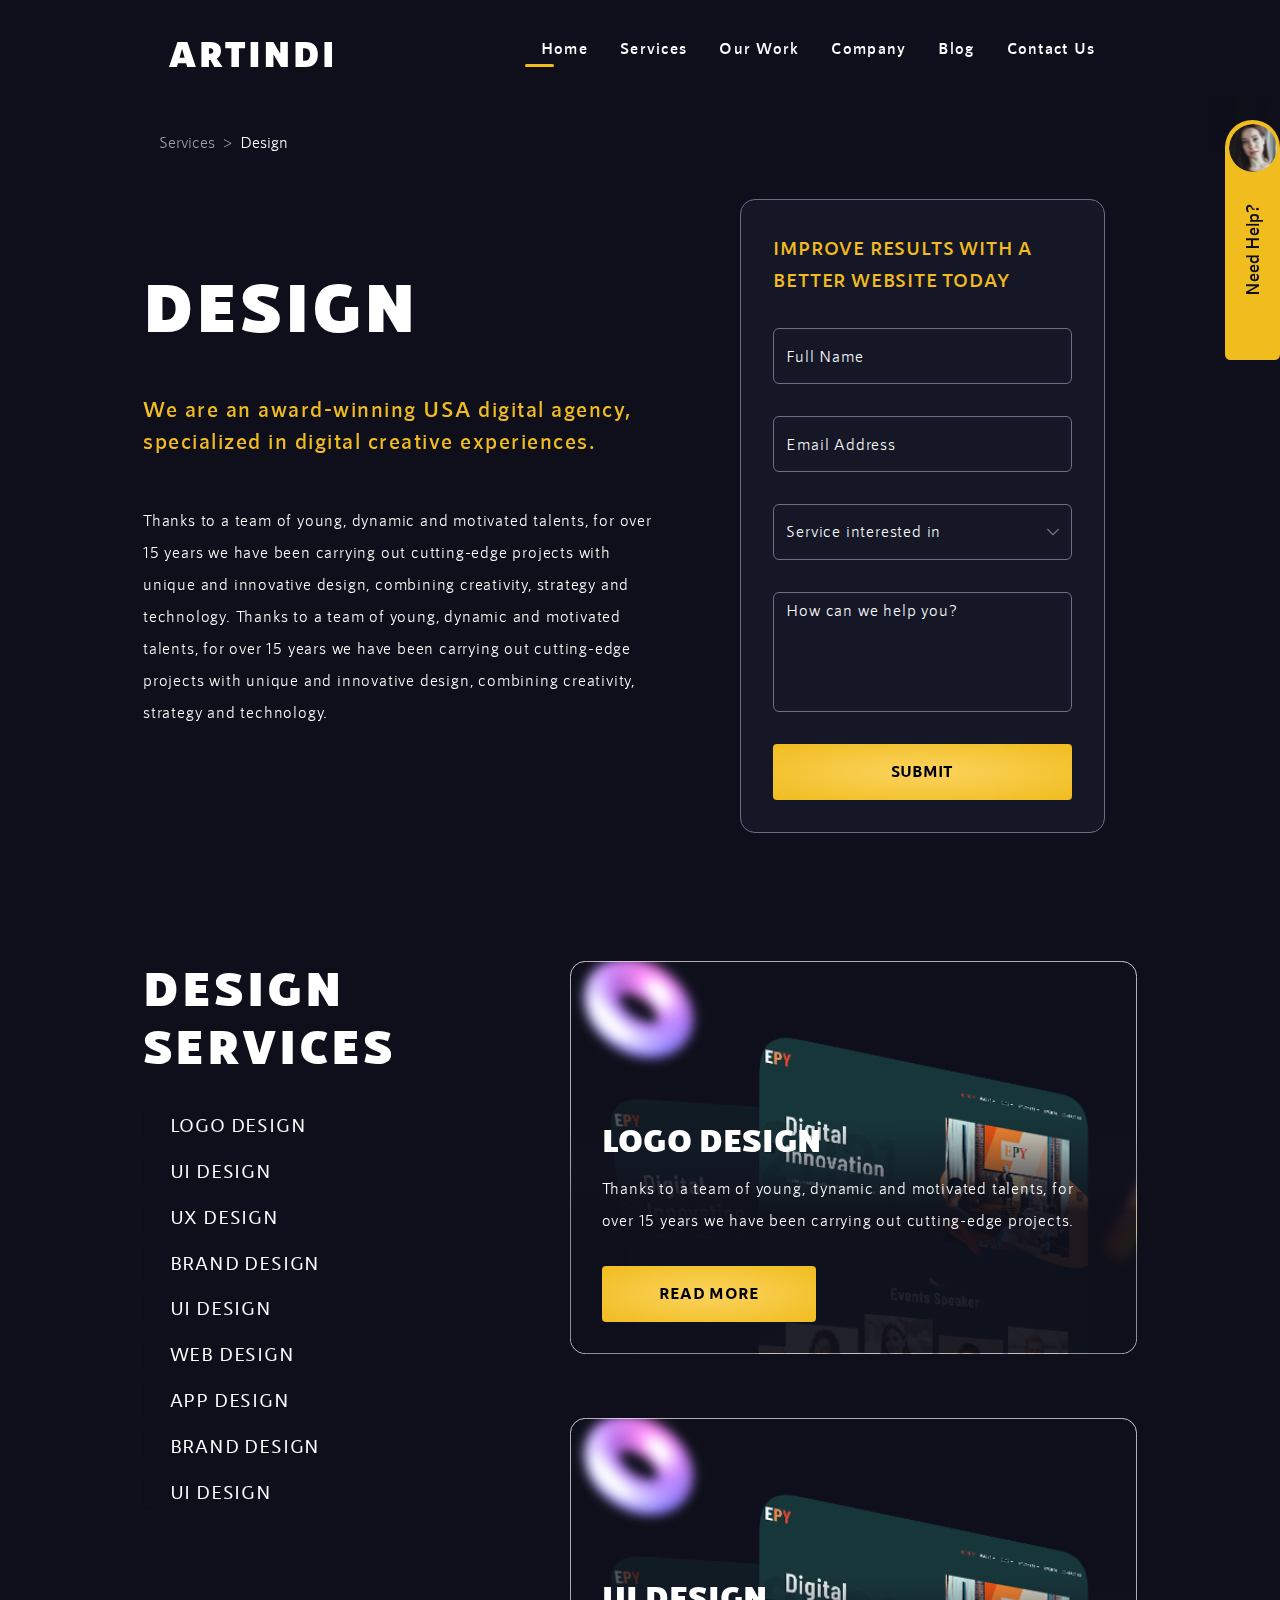
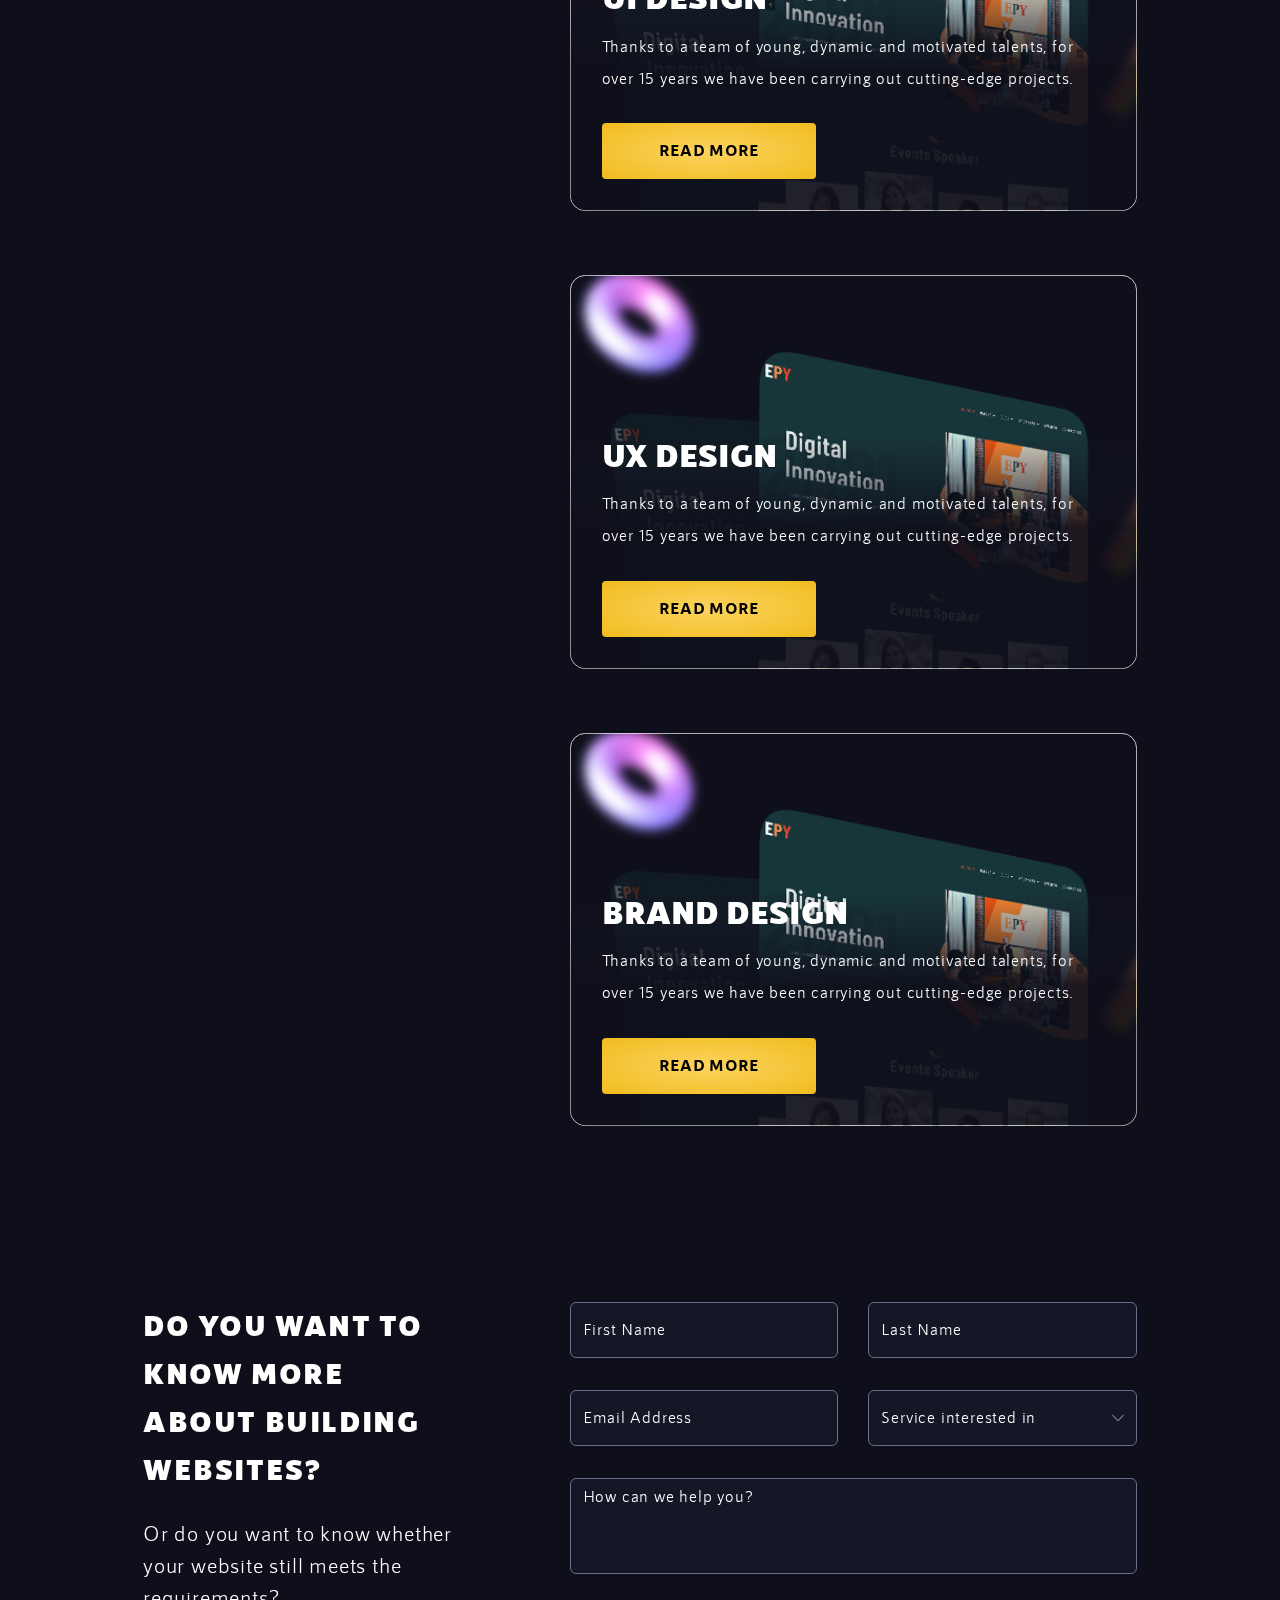
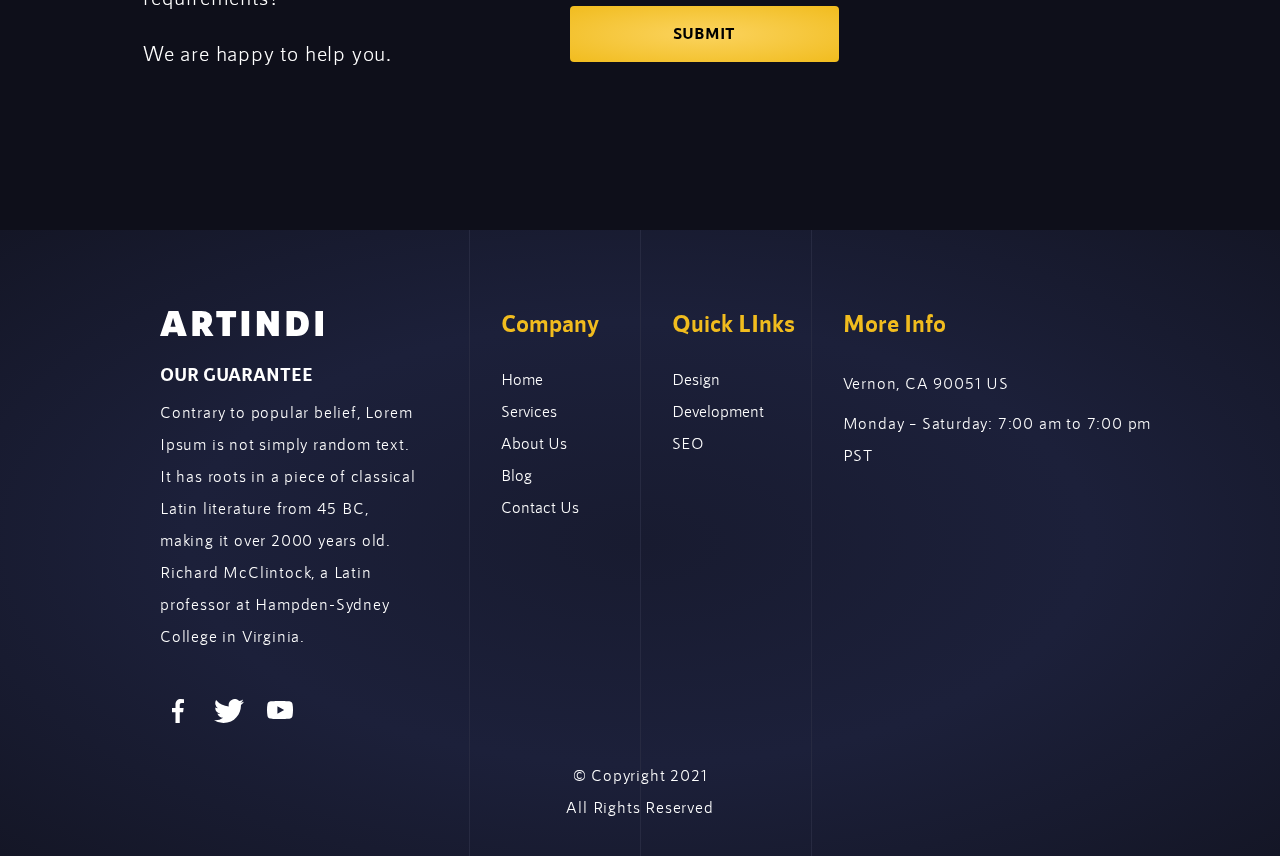
<file: service-main.html>
<!DOCTYPE html>
<html lang="en">

<head>
    <title>Artindi</title>
    <meta charset="utf-8">
    <meta name="viewport" content="width=device-width, initial-scale=1">
    <!-- included css start -->
    <link rel="stylesheet" href="css/bootstrap-multiselect.min.css">
    <link rel="stylesheet" href="css/slick.css">
    <link rel="stylesheet" href="css/aos.css">
    <link rel="stylesheet" href="css/bootstrap.min.css">
    <link rel="stylesheet" href="css/style.css">
    <link rel="stylesheet" href="css/responsive.css">
    <!-- included css end -->
</head>

<body data-spy="scroll" data-target="#design-services-list">
    <!--page loader start -->
    <div id="page-loader">
        <div class="loader"></div>
    </div>
    <!-- header start -->
    <header>
        <div class="main-nav">
            <nav class="navbar navbar-expand-lg navbar-dark">
                <div class="container">
                    <a class="navbar-brand" href="index.html">
                        <img src="images/logo.svg" alt="img" />
                    </a>
                    <button class="navbar-toggler" type="button" data-toggle="collapse" data-target="#collapsibleNavbar">
              <span class="navbar-toggler-icon"></span>
            </button>
                    <div class="collapse navbar-collapse" id="collapsibleNavbar">
                        <ul class="navbar-nav">
                            <li class="nav-item">
                                <a class="nav-link active" href="#">Home</a>
                            </li>
                            <li class="nav-item">
                                <a class="nav-link" href="#">Services</a>
                            </li>
                            <li class="nav-item">
                                <a class="nav-link" href="#">Our Work</a>
                            </li>
                            <li class="nav-item">
                                <a class="nav-link" href="#">Company</a>
                            </li>
                            <li class="nav-item">
                                <a class="nav-link" href="#">Blog</a>
                            </li>
                            <li class="nav-item">
                                <a class="nav-link" href="#">Contact Us</a>
                            </li>
                        </ul>
                    </div>
                </div>
            </nav>
        </div>

    </header>
    <!-- header end -->

    <!-- floting block start -->

    <div id="float-blk" class="floting-blk">
        <div class="float-header">
            <button onclick="togglefloat()" class="x-btn">

            </button>
        </div>
        <div class="d-flex">
            <div onclick="togglefloat()" class="yellow-blk">
                <figure>
                    <img src="images/profilePic2.png" alt="img" class="img-fluid" />
                </figure>

                <h6>Need Help?</h6>
            </div>
            <div class="floting-info">
                <h6>We're here for you.</h6>
                <p class="info"><i class="icon ph-icon"></i> <button>+91 9876543210</button></p>
                <p class="info"><i class="icon chat-icon"></i> <button>Click to chat</button></p>
                <p class="info"><i class="icon cal-icon"></i> <button>Schedule a Meeting</button></p>
            </div>
        </div>
    </div>

    <!-- floting block end -->

    <!--Breadcrumb Area-->
    <section class="service-details-breadcrumb">
        <div class="container">
            <div class="row">
                <div class="col-12">
                    <nav aria-label="breadcrumb">
                        <ol class="breadcrumb">
                          <li class="breadcrumb-item"><a href="#">Services</a></li>
                          <li class="breadcrumb-item active" aria-current="page">Design</li>
                        </ol>
                      </nav>
                </div>
            </div>
        </div>
    </section>
    <!--Breadcrumb Area-->

    <!-- banner start -->
    <section class="hero-section service-section">
        <div class="container">

            <!--Banner Area-->
            <div class="row align-items-center">
                <div class="col-md-10 col-lg-7">
                    <div class="banner-left service-left">
                        <h1>Design</h1>
                        <div class="service-text">
                            <p class="secondary-color">We are an award-winning USA digital agency, specialized in digital creative experiences.</p>
                            <p class="white-color">Thanks to a team of young, dynamic and motivated talents, for over 15 years we have been carrying out cutting-edge projects with unique and innovative design, combining creativity, strategy and technology. Thanks to a team of young, dynamic and motivated talents, for over 15 years we have been carrying out cutting-edge projects with unique and innovative design, combining creativity, strategy and technology.
                            </p>
                        </div>
                    </div>
                </div>

                <div class="col-md-10 col-lg-5">
                    <div class="service-right">
                        <form>
                            <p class="secondary-color">Improve results with a better website today</p>
                            <div class="row">
                                <div class="col-md-12">
                                    <div class="form-group">
                                        <input class="form-control" type="text" placeholder="Full Name">
                                    </div>
                                </div>
                                <div class="col-md-12">
                                    <div class="form-group">
                                        <input class="form-control" type="text" placeholder="Email Address">
                                    </div>
                                </div>
                                <div class="col-md-12">
                                    <div class="form-group multiselect-service">
                                        <select class="form-control" id="service-select" multiple="multiple">
                                            <option value="multiselect-all"> Select all</option>
                                            <option value="ui / ux (web & app Design)">UI / UX (Web & App Design)</option>
                                            <option value="branding / graphic design">Branding / Graphic Design</option>
                                            <option value="code / development">Code / Development</option>
                                            <option value="other">Other</option>
                                        </select>
                                    </div>
                                </div>
                                <div class="col-md-12">
                                    <div class="form-group">
                                        <textarea class="form-control" placeholder="How can we help you?"></textarea>
                                    </div>
                                </div>

                                <div class="col-md-12">

                                    <button class="btn btn-primary btn-block hvr-sweep-to-bottom">
                                        Submit
                                    </button>

                                </div>
                            </div>

                        </form>
                    </div>
                </div>
            </div>
            <!--Banner Area-->
        </div>
    </section>
    <!-- banner end -->


    <!--Design Services Section-->
    <section class="design-services-area">
        <div class=container>
            <div class="row">
                <div class="col-md-4 col-lg-4">
                    <div class="design-service-area-text">
                        <h2>Design Services</h2>                        
                        <div  class="list-group" id="design-services-list">
                            <a class="list-group-item list-group-item-action" href="#logo-design">
                                <img src="./images/right-arrow.svg" alt="img">
                                <p>Logo Design</p>                            
                            </a>
                            <a class="list-group-item list-group-item-action" href="#ui-design">
                                <img src="./images/right-arrow.svg" alt="img">
                                <p>UI Design</p>
                            </a>
                            <a class="list-group-item list-group-item-action" href="#ux-design">
                                <img src="./images/right-arrow.svg" alt="img">
                                <p>UX Design</p>
                            </a>
                            <a class="list-group-item list-group-item-action" href="#brand-design">
                                <img src="./images/right-arrow.svg" alt="img">
                                <p>Brand Design</p>
                            </a>
                            <a class="list-group-item list-group-item-action" href="#">
                                <img src="./images/right-arrow.svg" alt="img">
                                <p>UI Design</p>
                            </a>
                            <a class="list-group-item list-group-item-action" href="#web-design">
                                <img src="./images/right-arrow.svg" alt="img">
                                <p>Web Design</p>
                            </a>
                            <a class="list-group-item list-group-item-action" href="#app-design">
                                <img src="./images/right-arrow.svg" alt="img">
                                <p>App Design</p>
                            </a>
                            <a class="list-group-item list-group-item-action" href="#">
                                <img src="./images/right-arrow.svg" alt="img">
                                <p>Brand Design</p>
                            </a>
                            <a class="list-group-item list-group-item-action" href="#">
                                <img src="./images/right-arrow.svg" alt="img">
                                <p>UI Design</p>
                            </a>
                        </div>
                    </div>
                </div>
                <div class="col-md-8 col-lg-7 offset-lg-1">
                    <div  data-offset="0" class="scrollspy-example">
                        <div id="logo-design">
                            <img src="images/recent-project-card.svg" class="img-fluid" alt="img" />
                            <div class="design-services-content">
                                <h3>Logo Design</h3>
                                <p>Thanks to a team of young, dynamic and motivated talents, for over 
                                    15 years we have been carrying out cutting-edge projects.</p>
                                <a href="#" class="btn btn-primary btn-block hvr-sweep-to-bottom">Read More</a>
                            </div>
                        </div>
                        <div id="ui-design">
                            <img src="images/recent-project-card.svg" class="img-fluid" alt="img" />
                            <div class="design-services-content">
                                <h3>UI Design</h3>
                                <p>Thanks to a team of young, dynamic and motivated talents, for over 
                                    15 years we have been carrying out cutting-edge projects.</p>
                                <a href="#" class="btn btn-primary btn-block hvr-sweep-to-bottom">Read More</a>
                            </div>
                        </div>
                        <div id="ux-design">
                            <img src="images/recent-project-card.svg" class="img-fluid" alt="img" />
                            <div class="design-services-content">
                                <h3>UX Design</h3>
                                <p>Thanks to a team of young, dynamic and motivated talents, for over 
                                    15 years we have been carrying out cutting-edge projects.</p>
                                <a href="#" class="btn btn-primary btn-block hvr-sweep-to-bottom">Read More</a>
                            </div>
                        </div>
                        <div id="brand-design">
                            <img src="images/recent-project-card.svg" class="img-fluid" alt="img" />
                            <div class="design-services-content">
                                <h3>Brand Design</h3>
                                <p>Thanks to a team of young, dynamic and motivated talents, for over 
                                    15 years we have been carrying out cutting-edge projects.</p>
                                <a href="#" class="btn btn-primary btn-block hvr-sweep-to-bottom">Read More</a>
                            </div>
                        </div>
                        
                    </div>
                </div>
                
            </div>
                
        </div>
    </section>
    <!--Design Services Section-->




    <!--Build Website Section Start-->

    <section class="build-website">
        <div class="container">
            <div class="row">
                <div class=" col-lg-5 col-xl-4">
                    <div class="build-website-content">
                        <h3>Do you want to know more about building websites?</h3>
                        <p>Or do you want to know whether your website still meets the requirements?</p>
                        <p>We are happy to help you.</p>
                    </div>
                </div>
                <div class=" col-lg-7 col-xl-7 offset-xl-1">
                    <form>
                        <div class="row">
                            <div class="col-md-6">
                                <div class="form-group">
                                    <input class="form-control" type="text" placeholder="First Name">
                                </div>
                            </div>
                            <div class="col-md-6">
                                <div class="form-group">
                                    <input class="form-control" type="text" placeholder="Last Name">
                                </div>
                            </div>
                            <div class="col-md-6">
                                <div class="form-group">
                                    <input class="form-control" type="text" placeholder="Email Address">
                                </div>
                            </div>
                            <div class="col-md-6">
                                <div class="form-group multiselect-service">
                                    <select class="form-control" id="service-select2" multiple="multiple">
                                        <option value="multiselect-all"> Select all</option>
                                        <option value="ui / ux (web & app Design)">UI / UX (Web & App Design)</option>
                                        <option value="branding / graphic design">Branding / Graphic Design</option>
                                        <option value="code / development">Code / Development</option>
                                        <option value="other">Other</option>
                                    </select>
                                </div>
                            </div>

                            <div class="col-md-12">
                                <div class="form-group">
                                    <textarea class="form-control" placeholder="How can we help you?"></textarea>
                                </div>
                            </div>
    
                            <div class="col-md-6">
    
                                <button class="btn btn-primary btn-block hvr-sweep-to-bottom">
                                    Submit
                                </button>
    
                            </div>
                        </div>
    
                    </form>
                </div>
            </div>
        </div>
    </section>

    <!--Build Website Section End-->
    



    <footer id="footer">
        <div class="container">
            <div class="row cust-row">
                <div class="col-md-4 cust-col">
                    <figure>
                        <img src="images/logo.svg" alt="img" />
                    </figure>

                    <div class="abt-blk">
                        <h6 class="mb-2 mt-4">OUR GUARANTEE</h6>
                        <p>Contrary to popular belief, Lorem Ipsum is not simply random text. It has roots in a piece of classical Latin literature from 45 BC, making it over 2000 years old. Richard McClintock, a Latin professor at Hampden-Sydney College
                            in Virginia.</p>
                    </div>

                    <ul class="social-media">
                        <li>
                            <a class="fb" href="javascript://">
                            </a>
                        </li>
                        <li>
                            <a class="twt" href="javascript://">
                            </a>
                        </li>
                        <li>
                            <a class="yt" href="javascript://">
                            </a>
                        </li>

                    </ul>

                </div>
                <div class="col-md-2 cust-col">
                    <h5 class="f-heading">Company</h5>
                    <ul class="footer-links">
                        <li>
                            <a href="javascript://">
                                Home
                            </a>
                        </li>
                        <li>
                            <a href="javascript://">
                                Services
                            </a>
                        </li>
                        <li>
                            <a href="javascript://">
                                About Us

                            </a>
                        </li>
                        <li>
                            <a href="javascript://">
                                Blog
                            </a>
                        </li>
                        <li>
                            <a href="javascript://">
                                Contact Us
                            </a>
                        </li>

                    </ul>
                </div>
                <div class="col-md-2 cust-col">
                    <h5 class="f-heading">Quick LInks</h5>
                    <ul class="footer-links">
                        <li>
                            <a href="javascript://">
                                Design
                            </a>
                        </li>
                        <li>
                            <a href="javascript://">
                                Development
                            </a>
                        </li>
                        <li>
                            <a href="javascript://">
                                SEO
                            </a>
                        </li>

                    </ul>
                </div>
                <div class="col-md-4 cust-col">
                    <h5 class="f-heading">More Info</h5>
                    <p class="address mb-2">Vernon, CA 90051 US</p>
                    <p class="timings">Monday – Saturday: 7:00 am to 7:00 pm PST</p>
                </div>
                <div class="col-12">
                    <div class="copyright">
                        <p> &copy; Copyright 2021</p>
                        <p>All Rights Reserved</p>
                    </div>
                </div>
            </div>
        </div>
    </footer>
    <!-- included scripts start -->
    <script src=" js/jquery.min.js "></script>
    <script src="js/popper.min.js "></script>
    <script src="js/bootstrap.min.js "></script>
    <script src="js/aos.js "></script>
    <script src="js/slick.js "></script>
    <script src="js/tilt.jquery.min.js"></script>
    <script src="js/bootstrap-multiselect.min.js"></script>
    <script src="js/jquery.waypoints.min.js"></script>

    <script src="js/functions.js "></script>
    <!-- included scripts end -->

    <script>
        $(document).ready(function(){

            $(window).scroll(function(){
                var navFixed = $(window).scrollTop();
                if(navFixed > 200){
                    $(".main-nav").addClass("fixed-top fadeInDown");
                }else{
                    $(".main-nav").removeClass("fixed-top fadeInDown");
                }
            });

            $('#service-select').multiselect({
                includeSelectAllOption: true
            });
            
            $('#service-select2').multiselect({
                includeSelectAllOption: true
            });

        })
    </script>

    <script>
        $(document).ready(function(){
            $('body').scrollspy({ 
                target: '#design-services-list',
                offset:105
            });
            $('.design-services-area').waypoint(function(direction){
                if(direction=="down"){
                    $('.design-service-area-text').addClass("sticky-top");
                }
                else{
                    $('.design-service-area-text').removeClass("sticky-top");
                }
            });

            $('.build-website').waypoint(function(direction){
                if(direction=="down"){
                    $('.design-service-area-text').removeClass("sticky-top");
                }
            });
        })
    </script>
</body>

</html>
</file>
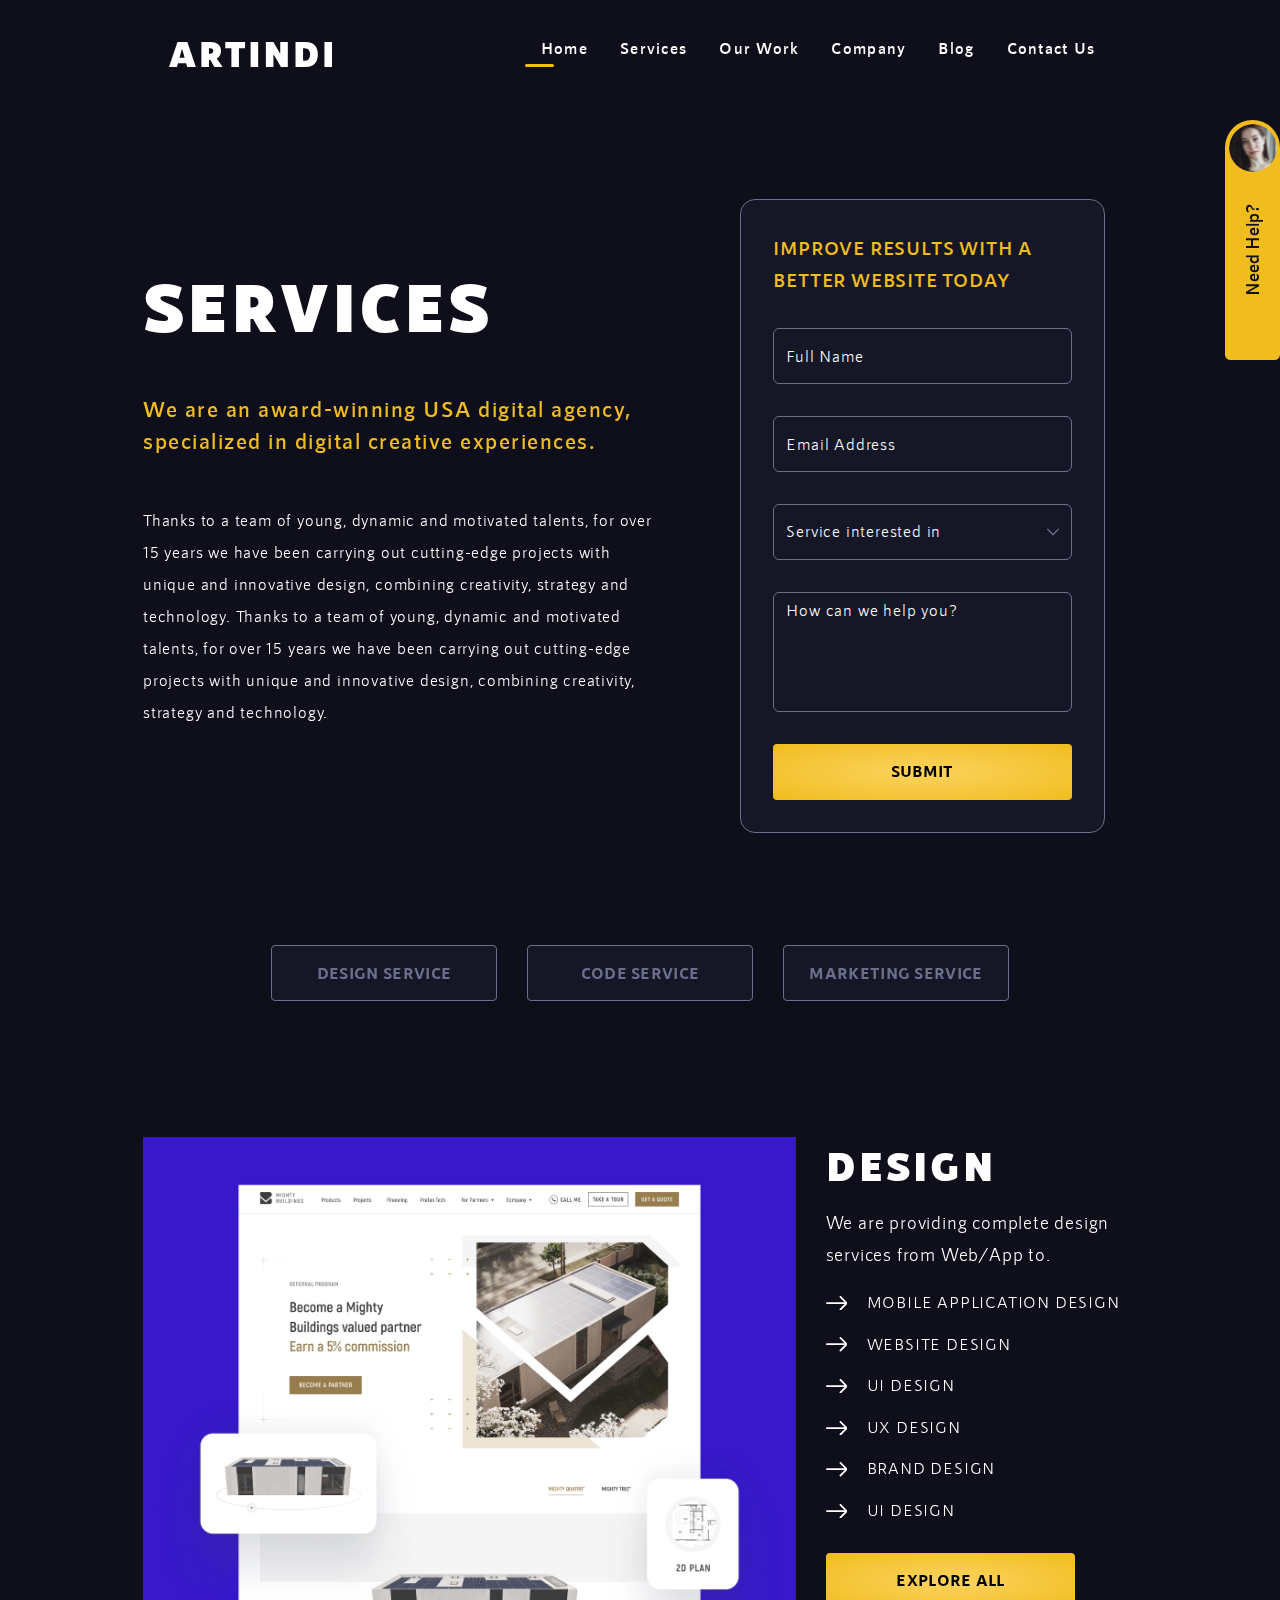
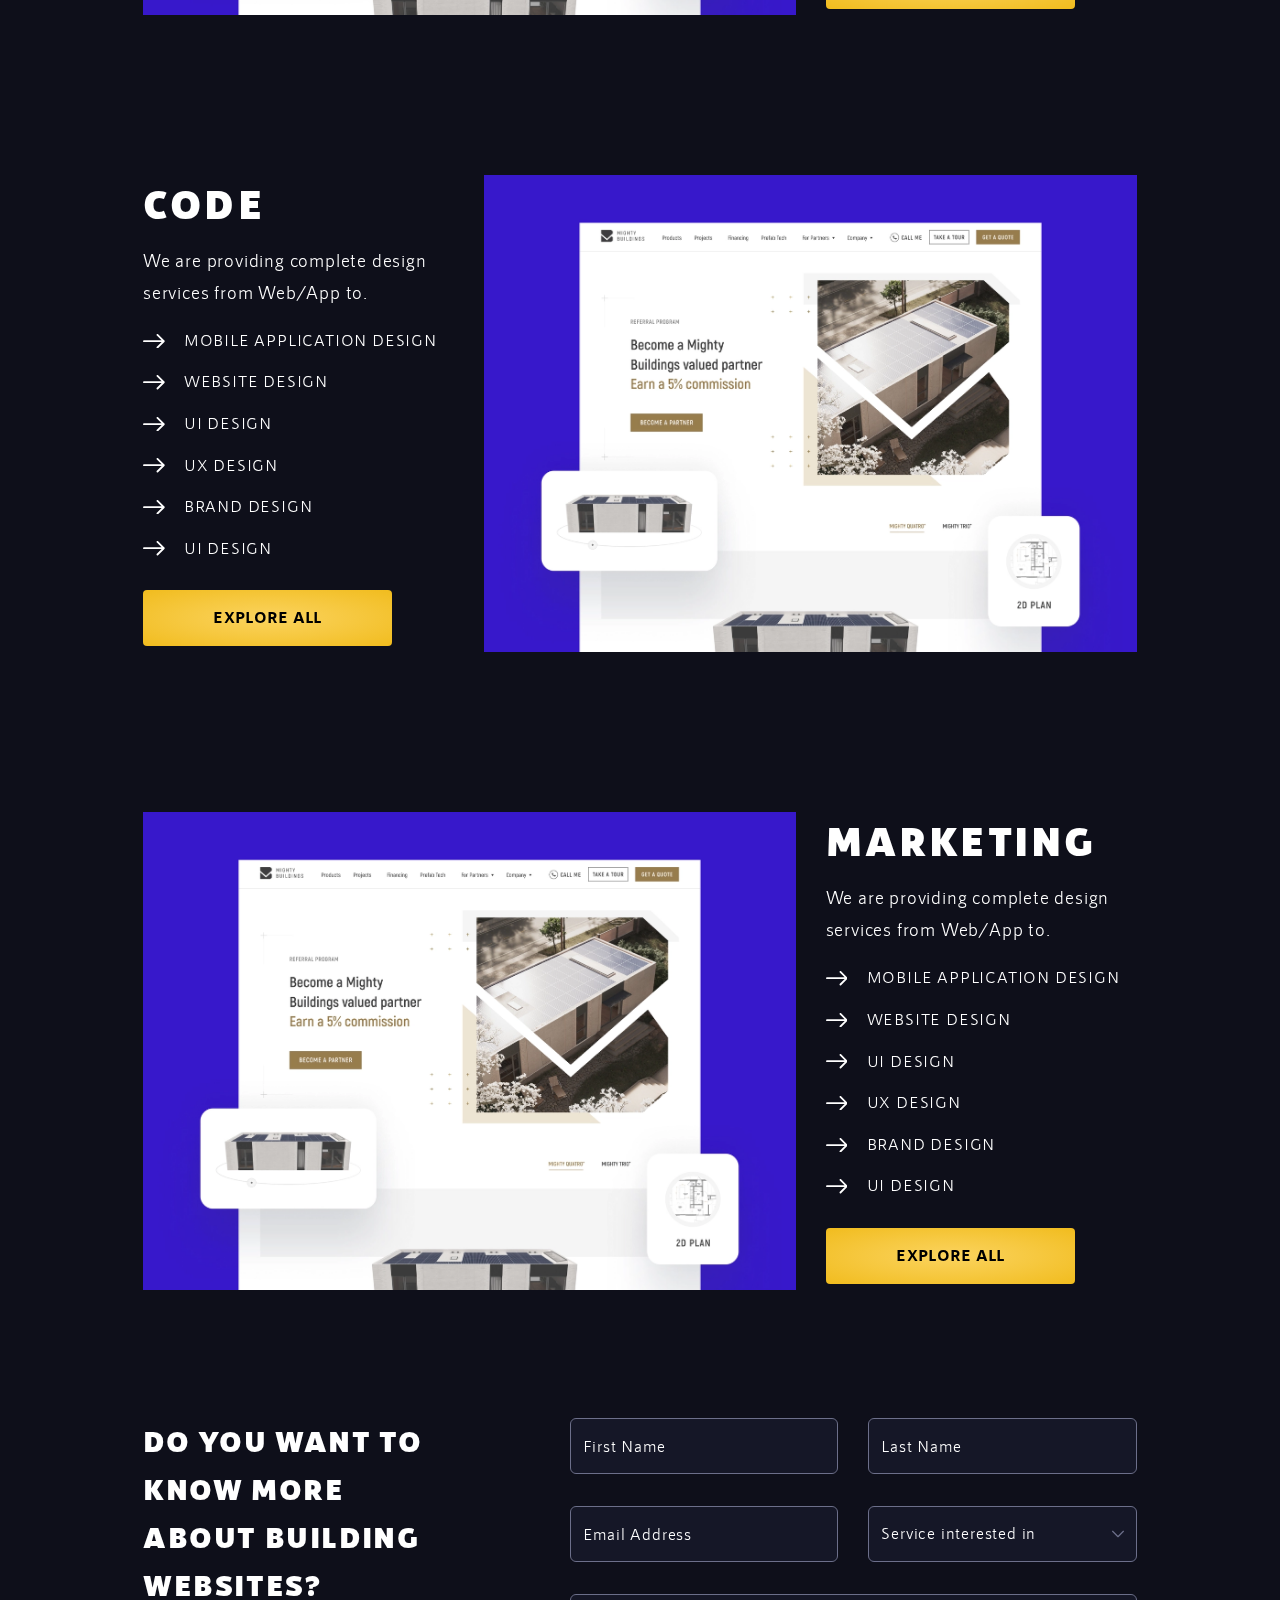
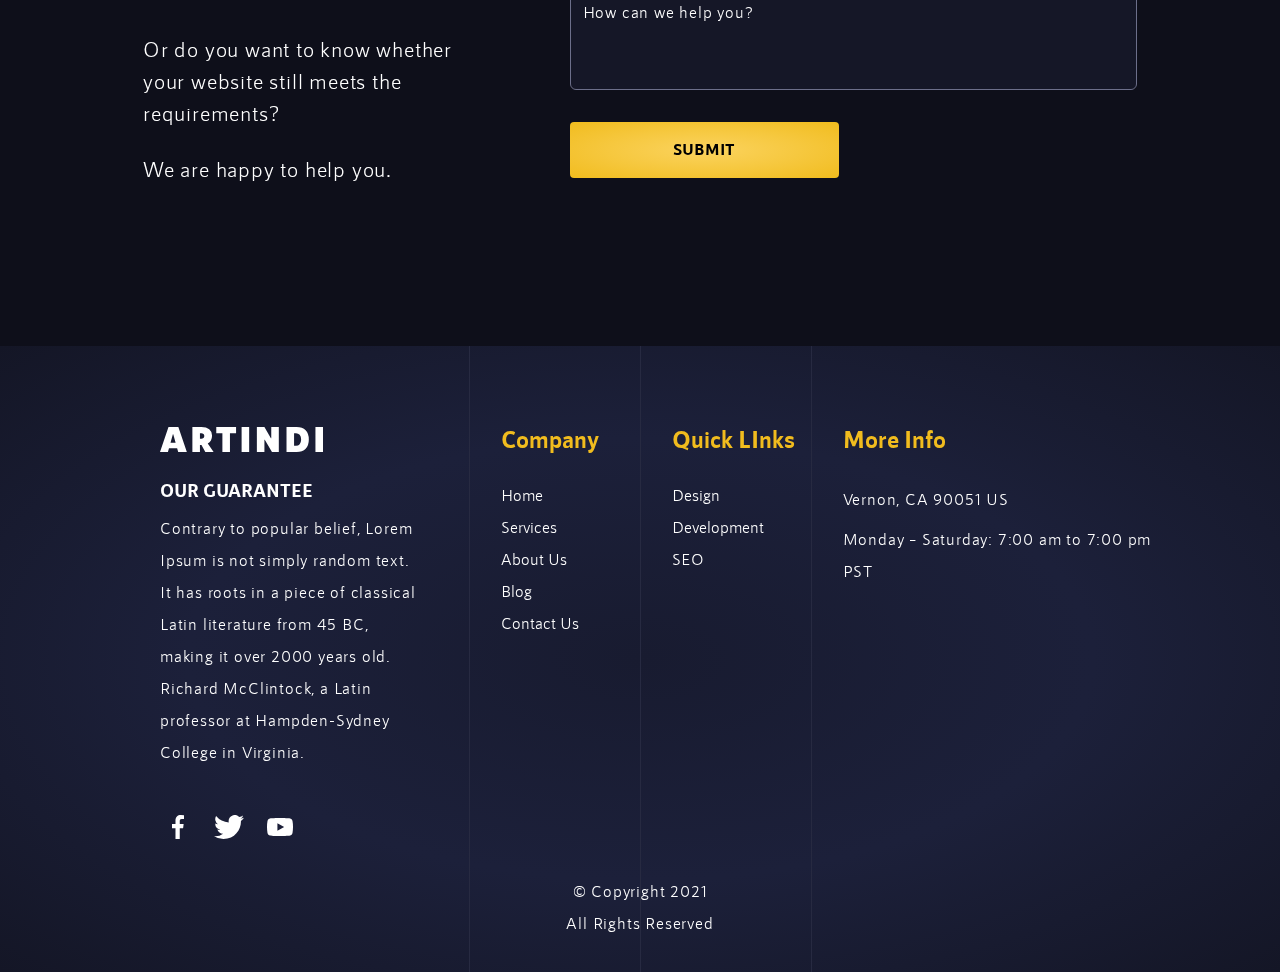
<file: services.html>
<!DOCTYPE html>
<html lang="en">

<head>
    <title>Artindi</title>
    <meta charset="utf-8">
    <meta name="viewport" content="width=device-width, initial-scale=1">
    <!-- included css start -->
    <link rel="stylesheet" href="css/bootstrap-multiselect.min.css">
    <link rel="stylesheet" href="css/slick.css">
    <link rel="stylesheet" href="css/aos.css">
    <link rel="stylesheet" href="css/bootstrap.min.css">
    <link rel="stylesheet" href="css/style.css">
    <link rel="stylesheet" href="css/responsive.css">
    <!-- included css end -->
</head>

<body>
    <!--page loader start -->
    <div id="page-loader">
        <div class="loader"></div>
    </div>
    <!-- header start -->
    <header>
        <div class="main-nav">
            <nav class="navbar navbar-expand-lg navbar-dark">
                <div class="container">
                    <a class="navbar-brand" href="index.html">
                        <img src="images/logo.svg" alt="img" />
                    </a>
                    <button class="navbar-toggler" type="button" data-toggle="collapse" data-target="#collapsibleNavbar">
              <span class="navbar-toggler-icon"></span>
            </button>
                    <div class="collapse navbar-collapse" id="collapsibleNavbar">
                        <ul class="navbar-nav">
                            <li class="nav-item">
                                <a class="nav-link active" href="#">Home</a>
                            </li>
                            <li class="nav-item">
                                <a class="nav-link" href="#">Services</a>
                            </li>
                            <li class="nav-item">
                                <a class="nav-link" href="#">Our Work</a>
                            </li>
                            <li class="nav-item">
                                <a class="nav-link" href="#">Company</a>
                            </li>
                            <li class="nav-item">
                                <a class="nav-link" href="#">Blog</a>
                            </li>
                            <li class="nav-item">
                                <a class="nav-link" href="#">Contact Us</a>
                            </li>
                        </ul>
                    </div>
                </div>
            </nav>
        </div>
    </header>
    <!-- header end -->

    <!-- floating block start -->

    <div id="float-blk" class="floting-blk">
        <div class="float-header">
            <button onclick="togglefloat()" class="x-btn">

            </button>
        </div>
        <div class="d-flex">
            <div onclick="togglefloat()" class="yellow-blk">
                <figure>
                    <img src="images/profilePic2.png" alt="img" class="img-fluid" />
                </figure>

                <h6>Need Help?</h6>
            </div>
            <div class="floting-info">
                <h6>We're here for you.</h6>
                <p class="info"><i class="icon ph-icon"></i> <button>+91 9876543210</button></p>
                <p class="info"><i class="icon chat-icon"></i> <button>Click to chat</button></p>
                <p class="info"><i class="icon cal-icon"></i> <button>Schedule a Meeting</button></p>
            </div>
        </div>
    </div>

    <!-- floating block end -->

    <!-- banner start -->
    <section class="hero-section brdcm-padding-handle">
        <div class="container">

            <!--Banner Area-->
            <div class="row align-items-center">
                <div class="col-md-10 col-lg-7">
                    <div class="banner-left service-left">
                        <h1>Services</h1>
                        <div class="service-text">
                            <p class="secondary-color">We are an award-winning USA digital agency, specialized in digital creative experiences.</p>
                            <p class="white-color">Thanks to a team of young, dynamic and motivated talents, for over 15 years we have been carrying out cutting-edge projects with unique and innovative design, combining creativity, strategy and technology. Thanks to a team of young, dynamic and motivated talents, for over 15 years we have been carrying out cutting-edge projects with unique and innovative design, combining creativity, strategy and technology.
                            </p>
                        </div>
                    </div>
                </div>

                <div class="col-md-10 col-lg-5">
                    <div class="service-right">
                        <form>
                            <p class="secondary-color">Improve results with a better website today</p>
                            <div class="row">
                                <div class="col-md-12">
                                    <div class="form-group">
                                        <input class="form-control" type="text" placeholder="Full Name">
                                    </div>
                                </div>
                                <div class="col-md-12">
                                    <div class="form-group">
                                        <input class="form-control" type="text" placeholder="Email Address">
                                    </div>
                                </div>
                                <div class="col-md-12">
                                    <div class="form-group multiselect-service">
                                        <select class="form-control" id="service-select" multiple="multiple">
                                            <option value="multiselect-all"> Select all</option>
                                            <option value="ui / ux (web & app Design)">UI / UX (Web & App Design)</option>
                                            <option value="branding / graphic design">Branding / Graphic Design</option>
                                            <option value="code / development">Code / Development</option>
                                            <option value="other">Other</option>
                                        </select>
                                    </div>
                                </div>
                                <div class="col-md-12">
                                    <div class="form-group">
                                        <textarea class="form-control" placeholder="How can we help you?"></textarea>
                                    </div>
                                </div>

                                <div class="col-md-12">

                                    <button class="btn btn-primary btn-block hvr-sweep-to-bottom">
                                        Submit
                                    </button>

                                </div>
                            </div>

                        </form>
                    </div>
                </div>
            </div>
            <!--Banner Area-->
        </div>
    </section>
    <!-- banner end -->
    
    
    <!--Services Button Group-->
    <section class="services-button-group">
        <div class="container">
            <div class="row justify-content-center">
                <div class="col-md-4 col-lg-3">
                    <div class="design-service-btn">
                        <a href="#design-service" class="btn btn-block">Design Service</a>
                    </div>
                </div>
                <div class="col-md-4 col-lg-3">
                    <div class="code-service-btn">
                        <a href="#code-service" class="btn  btn-block">Code Service</a>
                    </div>
                </div>
                <div class="col-md-4 col-lg-3">
                    <div class="marketing-service-btn">
                        <a href="#marketing-service" class="btn btn-block">Marketing Service</a>
                    </div>
                </div>
            </div>
        </div>
    </section>
    <!--Services Button Group-->



    <!--Design Services Area-->
    <section class="design-services" id="design-service">
        <div class=container>
            <div class="row align-items-center">
                <div class="col-lg-8">
                    <figure class="design-service-img">
                        <a href="javascript://">
                            <img class="img-fluid" src="images/preview-1.webp" alt="img" />
                        </a>
                    </figure>
                </div>
                <div class="col-lg-4">
                    <div class="design-service-txt">
                        <h2>Design</h2>
                        <p>We are providing complete design services from Web/App to.</p>
                        <ul class="service-list">
                            <li>
                                <a href="#">
                                    <svg id="Layer_1" data-name="Layer 1" xmlns="http://www.w3.org/2000/svg" width="21.698" height="14.454" viewBox="0 0 21.698 14.454">
                                        <path id="Path_396" data-name="Path 396" d="M21.273,6.643,14.942.289a.9.9,0,0,0-1.278,1.275l4.759,4.775H.795a.9.9,0,1,0,0,1.8h17.7l-4.826,4.772a.9.9,0,1,0,1.272,1.278l6.331-6.27a.9.9,0,0,0,0-1.278Z" transform="translate(0.163 -0.037)" fill="#fff"/>
                                    </svg>
                                      
                                      
                                    <p>Mobile Application Design</p>
                                </a>
                            </li>
                            <li>
                            <a href="#">
                                <svg id="Layer_1" data-name="Layer 1" xmlns="http://www.w3.org/2000/svg" width="21.698" height="14.454" viewBox="0 0 21.698 14.454">
                                    <path id="Path_396" data-name="Path 396" d="M21.273,6.643,14.942.289a.9.9,0,0,0-1.278,1.275l4.759,4.775H.795a.9.9,0,1,0,0,1.8h17.7l-4.826,4.772a.9.9,0,1,0,1.272,1.278l6.331-6.27a.9.9,0,0,0,0-1.278Z" transform="translate(0.163 -0.037)" fill="#fff"/>
                                  </svg>
                                  
                                <p>Website Design</p>
                            </a>
                        </li>
                        <li>
                            <a href="#">
                                <svg id="Layer_1" data-name="Layer 1" xmlns="http://www.w3.org/2000/svg" width="21.698" height="14.454" viewBox="0 0 21.698 14.454">
                                    <path id="Path_396" data-name="Path 396" d="M21.273,6.643,14.942.289a.9.9,0,0,0-1.278,1.275l4.759,4.775H.795a.9.9,0,1,0,0,1.8h17.7l-4.826,4.772a.9.9,0,1,0,1.272,1.278l6.331-6.27a.9.9,0,0,0,0-1.278Z" transform="translate(0.163 -0.037)" fill="#fff"/>
                                  </svg>
                                  
                                <p>UI Design</p>
                            </a>
                        </li>
                        <li>
                            <a href="#">
                                <svg id="Layer_1" data-name="Layer 1" xmlns="http://www.w3.org/2000/svg" width="21.698" height="14.454" viewBox="0 0 21.698 14.454">
                                    <path id="Path_396" data-name="Path 396" d="M21.273,6.643,14.942.289a.9.9,0,0,0-1.278,1.275l4.759,4.775H.795a.9.9,0,1,0,0,1.8h17.7l-4.826,4.772a.9.9,0,1,0,1.272,1.278l6.331-6.27a.9.9,0,0,0,0-1.278Z" transform="translate(0.163 -0.037)" fill="#fff"/>
                                  </svg>
                                  
                                <p>UX Design</p>
                            </a>
                        </li>
                        <li>
                            <a href="#">
                                <svg id="Layer_1" data-name="Layer 1" xmlns="http://www.w3.org/2000/svg" width="21.698" height="14.454" viewBox="0 0 21.698 14.454">
                                    <path id="Path_396" data-name="Path 396" d="M21.273,6.643,14.942.289a.9.9,0,0,0-1.278,1.275l4.759,4.775H.795a.9.9,0,1,0,0,1.8h17.7l-4.826,4.772a.9.9,0,1,0,1.272,1.278l6.331-6.27a.9.9,0,0,0,0-1.278Z" transform="translate(0.163 -0.037)" fill="#fff"/>
                                  </svg>
                                  
                                <p>Brand Design</p>
                            </a>
                        </li>
                        <li>
                            <a href="#">
                                <svg id="Layer_1" data-name="Layer 1" xmlns="http://www.w3.org/2000/svg" width="21.698" height="14.454" viewBox="0 0 21.698 14.454">
                                    <path id="Path_396" data-name="Path 396" d="M21.273,6.643,14.942.289a.9.9,0,0,0-1.278,1.275l4.759,4.775H.795a.9.9,0,1,0,0,1.8h17.7l-4.826,4.772a.9.9,0,1,0,1.272,1.278l6.331-6.27a.9.9,0,0,0,0-1.278Z" transform="translate(0.163 -0.037)" fill="#fff"/>
                                  </svg>
                                  
                                <p>UI Design</p>
                            </a>
                        </li>
                        </ul>
                        <button class="btn btn-primary btn-block hvr-sweep-to-bottom">
                            Explore All
                        </button>
                    </div>
                </div>
            </div>
                
        </div>
    </section>
    <!--Design Services Area-->

    <!--Code Services Area-->
    <section class="code-services" id="code-service">
        <div class=container>
            <div class="row align-items-center">
                <div class="col-lg-4 order-2 order-lg-1">
                    <div class="design-service-txt">
                        <h2>Code</h2>
                        <p>We are providing complete design services from Web/App to.</p>
                        <ul class="service-list">
                            <li>
                                <a href="#">
                                    <svg id="Layer_1" data-name="Layer 1" xmlns="http://www.w3.org/2000/svg" width="21.698" height="14.454" viewBox="0 0 21.698 14.454">
                                        <path id="Path_396" data-name="Path 396" d="M21.273,6.643,14.942.289a.9.9,0,0,0-1.278,1.275l4.759,4.775H.795a.9.9,0,1,0,0,1.8h17.7l-4.826,4.772a.9.9,0,1,0,1.272,1.278l6.331-6.27a.9.9,0,0,0,0-1.278Z" transform="translate(0.163 -0.037)" fill="#fff"/>
                                    </svg>
                                      
                                      
                                    <p>Mobile Application Design</p>
                                </a>
                            </li>
                            <li>
                            <a href="#">
                                <svg id="Layer_1" data-name="Layer 1" xmlns="http://www.w3.org/2000/svg" width="21.698" height="14.454" viewBox="0 0 21.698 14.454">
                                    <path id="Path_396" data-name="Path 396" d="M21.273,6.643,14.942.289a.9.9,0,0,0-1.278,1.275l4.759,4.775H.795a.9.9,0,1,0,0,1.8h17.7l-4.826,4.772a.9.9,0,1,0,1.272,1.278l6.331-6.27a.9.9,0,0,0,0-1.278Z" transform="translate(0.163 -0.037)" fill="#fff"/>
                                  </svg>
                                  
                                <p>Website Design</p>
                            </a>
                        </li>
                        <li>
                            <a href="#">
                                <svg id="Layer_1" data-name="Layer 1" xmlns="http://www.w3.org/2000/svg" width="21.698" height="14.454" viewBox="0 0 21.698 14.454">
                                    <path id="Path_396" data-name="Path 396" d="M21.273,6.643,14.942.289a.9.9,0,0,0-1.278,1.275l4.759,4.775H.795a.9.9,0,1,0,0,1.8h17.7l-4.826,4.772a.9.9,0,1,0,1.272,1.278l6.331-6.27a.9.9,0,0,0,0-1.278Z" transform="translate(0.163 -0.037)" fill="#fff"/>
                                  </svg>
                                  
                                <p>UI Design</p>
                            </a>
                        </li>
                        <li>
                            <a href="#">
                                <svg id="Layer_1" data-name="Layer 1" xmlns="http://www.w3.org/2000/svg" width="21.698" height="14.454" viewBox="0 0 21.698 14.454">
                                    <path id="Path_396" data-name="Path 396" d="M21.273,6.643,14.942.289a.9.9,0,0,0-1.278,1.275l4.759,4.775H.795a.9.9,0,1,0,0,1.8h17.7l-4.826,4.772a.9.9,0,1,0,1.272,1.278l6.331-6.27a.9.9,0,0,0,0-1.278Z" transform="translate(0.163 -0.037)" fill="#fff"/>
                                  </svg>
                                  
                                <p>UX Design</p>
                            </a>
                        </li>
                        <li>
                            <a href="#">
                                <svg id="Layer_1" data-name="Layer 1" xmlns="http://www.w3.org/2000/svg" width="21.698" height="14.454" viewBox="0 0 21.698 14.454">
                                    <path id="Path_396" data-name="Path 396" d="M21.273,6.643,14.942.289a.9.9,0,0,0-1.278,1.275l4.759,4.775H.795a.9.9,0,1,0,0,1.8h17.7l-4.826,4.772a.9.9,0,1,0,1.272,1.278l6.331-6.27a.9.9,0,0,0,0-1.278Z" transform="translate(0.163 -0.037)" fill="#fff"/>
                                  </svg>
                                  
                                <p>Brand Design</p>
                            </a>
                        </li>
                        <li>
                            <a href="#">
                                <svg id="Layer_1" data-name="Layer 1" xmlns="http://www.w3.org/2000/svg" width="21.698" height="14.454" viewBox="0 0 21.698 14.454">
                                    <path id="Path_396" data-name="Path 396" d="M21.273,6.643,14.942.289a.9.9,0,0,0-1.278,1.275l4.759,4.775H.795a.9.9,0,1,0,0,1.8h17.7l-4.826,4.772a.9.9,0,1,0,1.272,1.278l6.331-6.27a.9.9,0,0,0,0-1.278Z" transform="translate(0.163 -0.037)" fill="#fff"/>
                                  </svg>
                                  
                                <p>UI Design</p>
                            </a>
                        </li>
                        </ul>
                        <button class="btn btn-primary btn-block hvr-sweep-to-bottom">
                            Explore All
                        </button>
                    </div>
                </div>
                <div class="col-lg-8 order-1 order-lg-2">
                    <figure class="design-service-img">
                        <a href="javascript://">
                            <img class="img-fluid" src="images/preview-1.webp" alt="img" />
                        </a>
                    </figure>
                </div>
            </div>
        </div>
    </section>
    <!--Code Services Area-->

    <!--Marketing Services Area-->
    <section class="marketing-services" id="marketing-service">
        <div class=container>
            <div class="row align-items-center">
                <div class="col-lg-8">
                    <figure class="design-service-img">
                        <a href="javascript://">
                            <img class="img-fluid" src="images/preview-1.webp" alt="img" />
                        </a>
                    </figure>
                </div>
                <div class="col-lg-4">
                    <div class="design-service-txt">
                        <h2>Marketing</h2>
                        <p>We are providing complete design services from Web/App to.</p>
                        <ul class="service-list">
                            <li>
                                <a href="#">
                                    <svg id="Layer_1" data-name="Layer 1" xmlns="http://www.w3.org/2000/svg" width="21.698" height="14.454" viewBox="0 0 21.698 14.454">
                                        <path id="Path_396" data-name="Path 396" d="M21.273,6.643,14.942.289a.9.9,0,0,0-1.278,1.275l4.759,4.775H.795a.9.9,0,1,0,0,1.8h17.7l-4.826,4.772a.9.9,0,1,0,1.272,1.278l6.331-6.27a.9.9,0,0,0,0-1.278Z" transform="translate(0.163 -0.037)" fill="#fff"/>
                                    </svg>
                                      
                                      
                                    <p>Mobile Application Design</p>
                                </a>
                            </li>
                            <li>
                            <a href="#">
                                <svg id="Layer_1" data-name="Layer 1" xmlns="http://www.w3.org/2000/svg" width="21.698" height="14.454" viewBox="0 0 21.698 14.454">
                                    <path id="Path_396" data-name="Path 396" d="M21.273,6.643,14.942.289a.9.9,0,0,0-1.278,1.275l4.759,4.775H.795a.9.9,0,1,0,0,1.8h17.7l-4.826,4.772a.9.9,0,1,0,1.272,1.278l6.331-6.27a.9.9,0,0,0,0-1.278Z" transform="translate(0.163 -0.037)" fill="#fff"/>
                                  </svg>
                                  
                                <p>Website Design</p>
                            </a>
                        </li>
                        <li>
                            <a href="#">
                                <svg id="Layer_1" data-name="Layer 1" xmlns="http://www.w3.org/2000/svg" width="21.698" height="14.454" viewBox="0 0 21.698 14.454">
                                    <path id="Path_396" data-name="Path 396" d="M21.273,6.643,14.942.289a.9.9,0,0,0-1.278,1.275l4.759,4.775H.795a.9.9,0,1,0,0,1.8h17.7l-4.826,4.772a.9.9,0,1,0,1.272,1.278l6.331-6.27a.9.9,0,0,0,0-1.278Z" transform="translate(0.163 -0.037)" fill="#fff"/>
                                  </svg>
                                  
                                <p>UI Design</p>
                            </a>
                        </li>
                        <li>
                            <a href="#">
                                <svg id="Layer_1" data-name="Layer 1" xmlns="http://www.w3.org/2000/svg" width="21.698" height="14.454" viewBox="0 0 21.698 14.454">
                                    <path id="Path_396" data-name="Path 396" d="M21.273,6.643,14.942.289a.9.9,0,0,0-1.278,1.275l4.759,4.775H.795a.9.9,0,1,0,0,1.8h17.7l-4.826,4.772a.9.9,0,1,0,1.272,1.278l6.331-6.27a.9.9,0,0,0,0-1.278Z" transform="translate(0.163 -0.037)" fill="#fff"/>
                                  </svg>
                                  
                                <p>UX Design</p>
                            </a>
                        </li>
                        <li>
                            <a href="#">
                                <svg id="Layer_1" data-name="Layer 1" xmlns="http://www.w3.org/2000/svg" width="21.698" height="14.454" viewBox="0 0 21.698 14.454">
                                    <path id="Path_396" data-name="Path 396" d="M21.273,6.643,14.942.289a.9.9,0,0,0-1.278,1.275l4.759,4.775H.795a.9.9,0,1,0,0,1.8h17.7l-4.826,4.772a.9.9,0,1,0,1.272,1.278l6.331-6.27a.9.9,0,0,0,0-1.278Z" transform="translate(0.163 -0.037)" fill="#fff"/>
                                  </svg>
                                  
                                <p>Brand Design</p>
                            </a>
                        </li>
                        <li>
                            <a href="#">
                                <svg id="Layer_1" data-name="Layer 1" xmlns="http://www.w3.org/2000/svg" width="21.698" height="14.454" viewBox="0 0 21.698 14.454">
                                    <path id="Path_396" data-name="Path 396" d="M21.273,6.643,14.942.289a.9.9,0,0,0-1.278,1.275l4.759,4.775H.795a.9.9,0,1,0,0,1.8h17.7l-4.826,4.772a.9.9,0,1,0,1.272,1.278l6.331-6.27a.9.9,0,0,0,0-1.278Z" transform="translate(0.163 -0.037)" fill="#fff"/>
                                  </svg>
                                  
                                <p>UI Design</p>
                            </a>
                        </li>
                        </ul>
                        <button class="btn btn-primary btn-block hvr-sweep-to-bottom">
                            Explore All
                        </button>
                    </div>
                </div>
            </div>
        </div>
    </section>
    <!--Marketing Services Area-->

    
   
    <!--Build Website Section Start-->

    <section class="build-website">
        <div class="container">
            <div class="row">
                <div class="col-xl-4">
                    <div class="build-website-content">
                        <h3>Do you want to know more about building websites?</h3>
                        <p>Or do you want to know whether your website still meets the requirements?</p>
                        <p>We are happy to help you.</p>
                    </div>
                </div>
                <div class="col-xl-7 offset-xl-1">
                    <form>
                        <div class="row">
                            <div class="col-md-6">
                                <div class="form-group">
                                    <input class="form-control" type="text" placeholder="First Name">
                                </div>
                            </div>
                            <div class="col-md-6">
                                <div class="form-group">
                                    <input class="form-control" type="text" placeholder="Last Name">
                                </div>
                            </div>
                            <div class="col-md-6">
                                <div class="form-group">
                                    <input class="form-control" type="text" placeholder="Email Address">
                                </div>
                            </div>
                            <div class="col-md-6">
                                <div class="form-group multiselect-service">
                                    <select class="form-control" id="service-select2" multiple="multiple">
                                        <option value="multiselect-all"> Select all</option>
                                        <option value="ui / ux (web & app Design)">UI / UX (Web & App Design)</option>
                                        <option value="branding / graphic design">Branding / Graphic Design</option>
                                        <option value="code / development">Code / Development</option>
                                        <option value="other">Other</option>
                                    </select>
                                </div>
                            </div>

                            <div class="col-md-12">
                                <div class="form-group">
                                    <textarea class="form-control" placeholder="How can we help you?"></textarea>
                                </div>
                            </div>
    
                            <div class="col-md-6">
    
                                <button class="btn btn-primary btn-block hvr-sweep-to-bottom">
                                    Submit
                                </button>
    
                            </div>
                        </div>
    
                    </form>
                </div>
            </div>
        </div>
    </section>

    <!--Build Website Section End-->
    



    <footer id="footer">
        <div class="container">
            <div class="row cust-row">
                <div class="col-md-4 cust-col">
                    <figure>
                        <img src="images/logo.svg" alt="img" />
                    </figure>

                    <div class="abt-blk">
                        <h6 class="mb-2 mt-4">OUR GUARANTEE</h6>
                        <p>Contrary to popular belief, Lorem Ipsum is not simply random text. It has roots in a piece of classical Latin literature from 45 BC, making it over 2000 years old. Richard McClintock, a Latin professor at Hampden-Sydney College
                            in Virginia.</p>
                    </div>

                    <ul class="social-media">
                        <li>
                            <a class="fb" href="javascript://">
                            </a>
                        </li>
                        <li>
                            <a class="twt" href="javascript://">
                            </a>
                        </li>
                        <li>
                            <a class="yt" href="javascript://">
                            </a>
                        </li>

                    </ul>

                </div>
                <div class="col-md-2 cust-col">
                    <h5 class="f-heading">Company</h5>
                    <ul class="footer-links">
                        <li>
                            <a href="javascript://">
                                Home
                            </a>
                        </li>
                        <li>
                            <a href="javascript://">
                                Services
                            </a>
                        </li>
                        <li>
                            <a href="javascript://">
                                About Us

                            </a>
                        </li>
                        <li>
                            <a href="javascript://">
                                Blog
                            </a>
                        </li>
                        <li>
                            <a href="javascript://">
                                Contact Us
                            </a>
                        </li>

                    </ul>
                </div>
                <div class="col-md-2 cust-col">
                    <h5 class="f-heading">Quick LInks</h5>
                    <ul class="footer-links">
                        <li>
                            <a href="javascript://">
                                Design
                            </a>
                        </li>
                        <li>
                            <a href="javascript://">
                                Development
                            </a>
                        </li>
                        <li>
                            <a href="javascript://">
                                SEO
                            </a>
                        </li>

                    </ul>
                </div>
                <div class="col-md-4 cust-col">
                    <h5 class="f-heading">More Info</h5>
                    <p class="address mb-2">Vernon, CA 90051 US</p>
                    <p class="timings">Monday – Saturday: 7:00 am to 7:00 pm PST</p>
                </div>
                <div class="col-12">
                    <div class="copyright">
                        <p> &copy; Copyright 2021</p>
                        <p>All Rights Reserved</p>
                    </div>
                </div>
            </div>
        </div>
    </footer>
    <!-- included scripts start -->
    <script src=" js/jquery.min.js "></script>
    <script src="js/popper.min.js "></script>
    <script src="js/bootstrap.min.js "></script>
    <script src="js/aos.js "></script>
    <script src="js/slick.js "></script>
    <script src="js/tilt.jquery.min.js"></script>
    <script src="js/bootstrap-multiselect.min.js"></script>

    <script src="js/functions.js "></script>
    <!-- included scripts end -->

    <script>
        $(document).ready(function(){

            $(window).scroll(function(){
                var navFixed = $(window).scrollTop();
                if(navFixed > 200){
                    $(".main-nav").addClass("fixed-top fadeInDown");
                }else{
                    $(".main-nav").removeClass("fixed-top fadeInDown");
                }
            });

            $('#service-select').multiselect({
                includeSelectAllOption: true
            });
            
            $('#service-select2').multiselect({
                includeSelectAllOption: true
            });


        })
    </script>


</body>

</html>
</file>
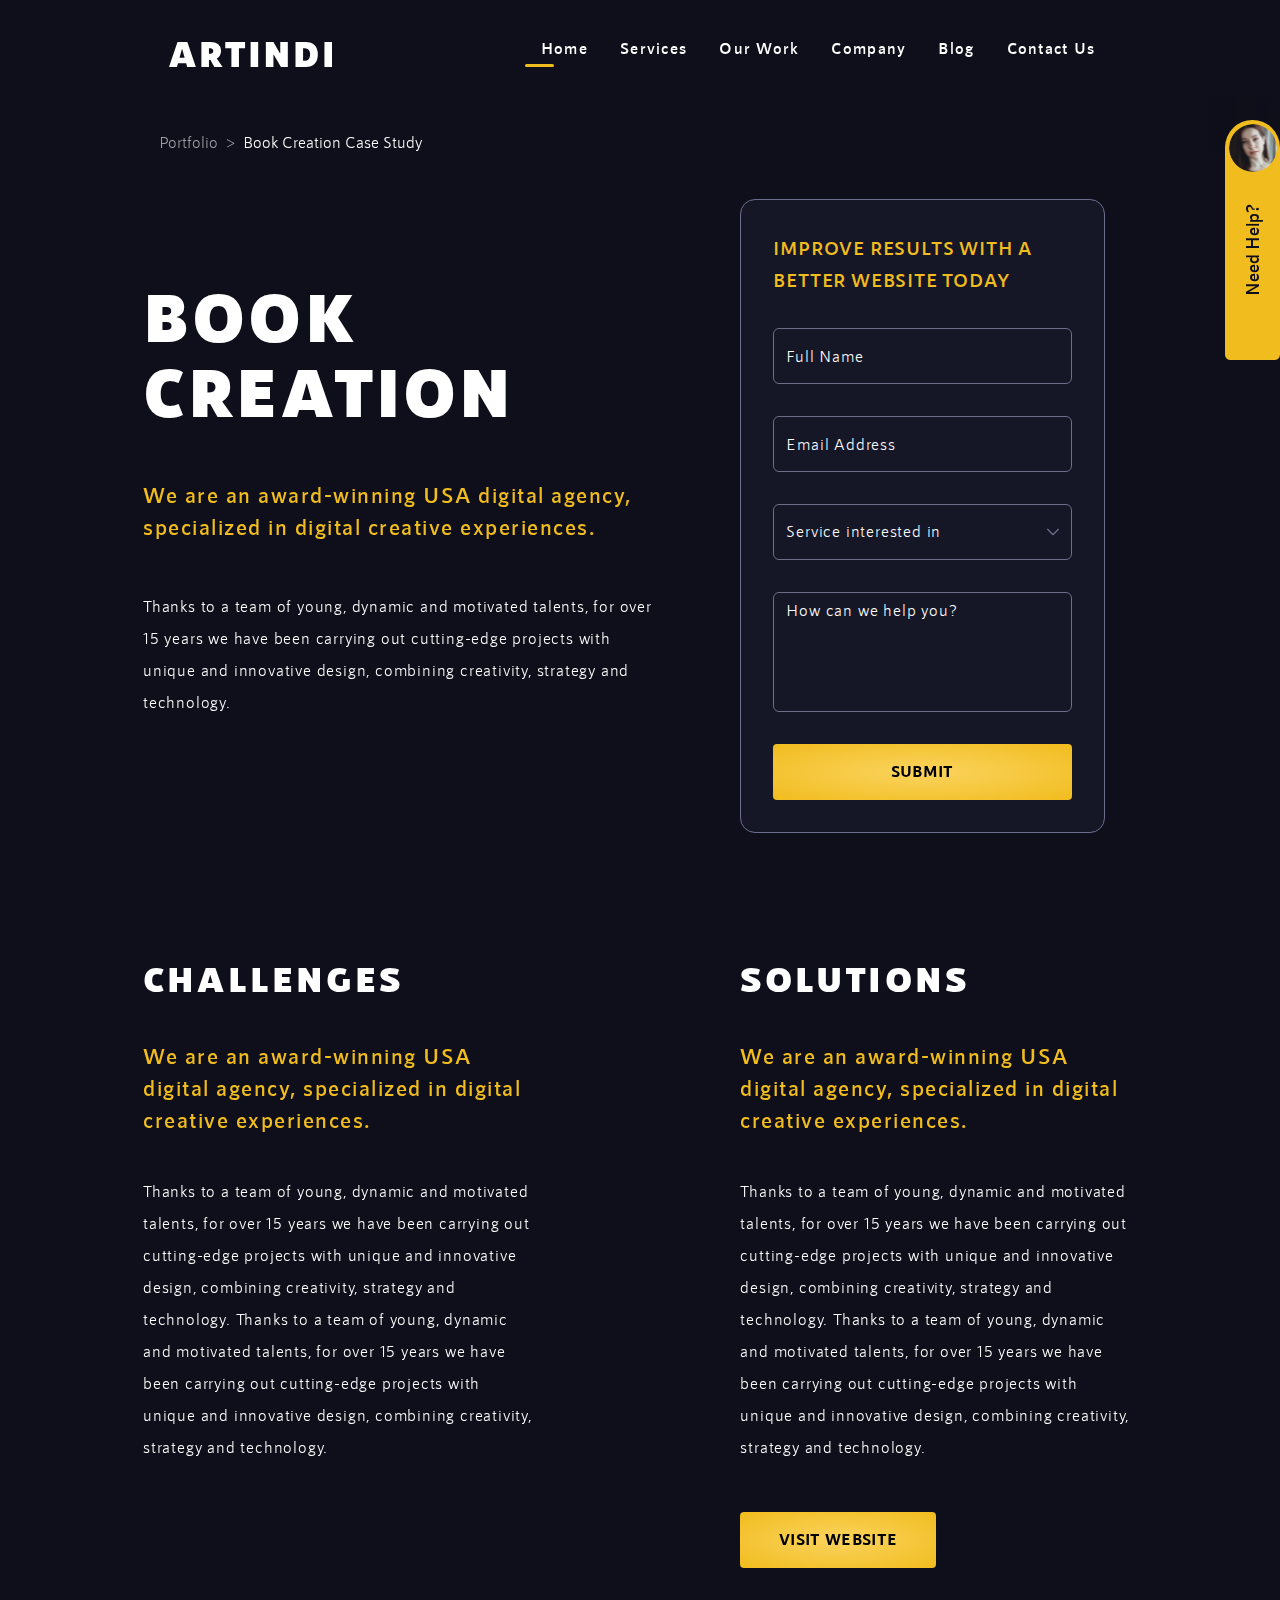
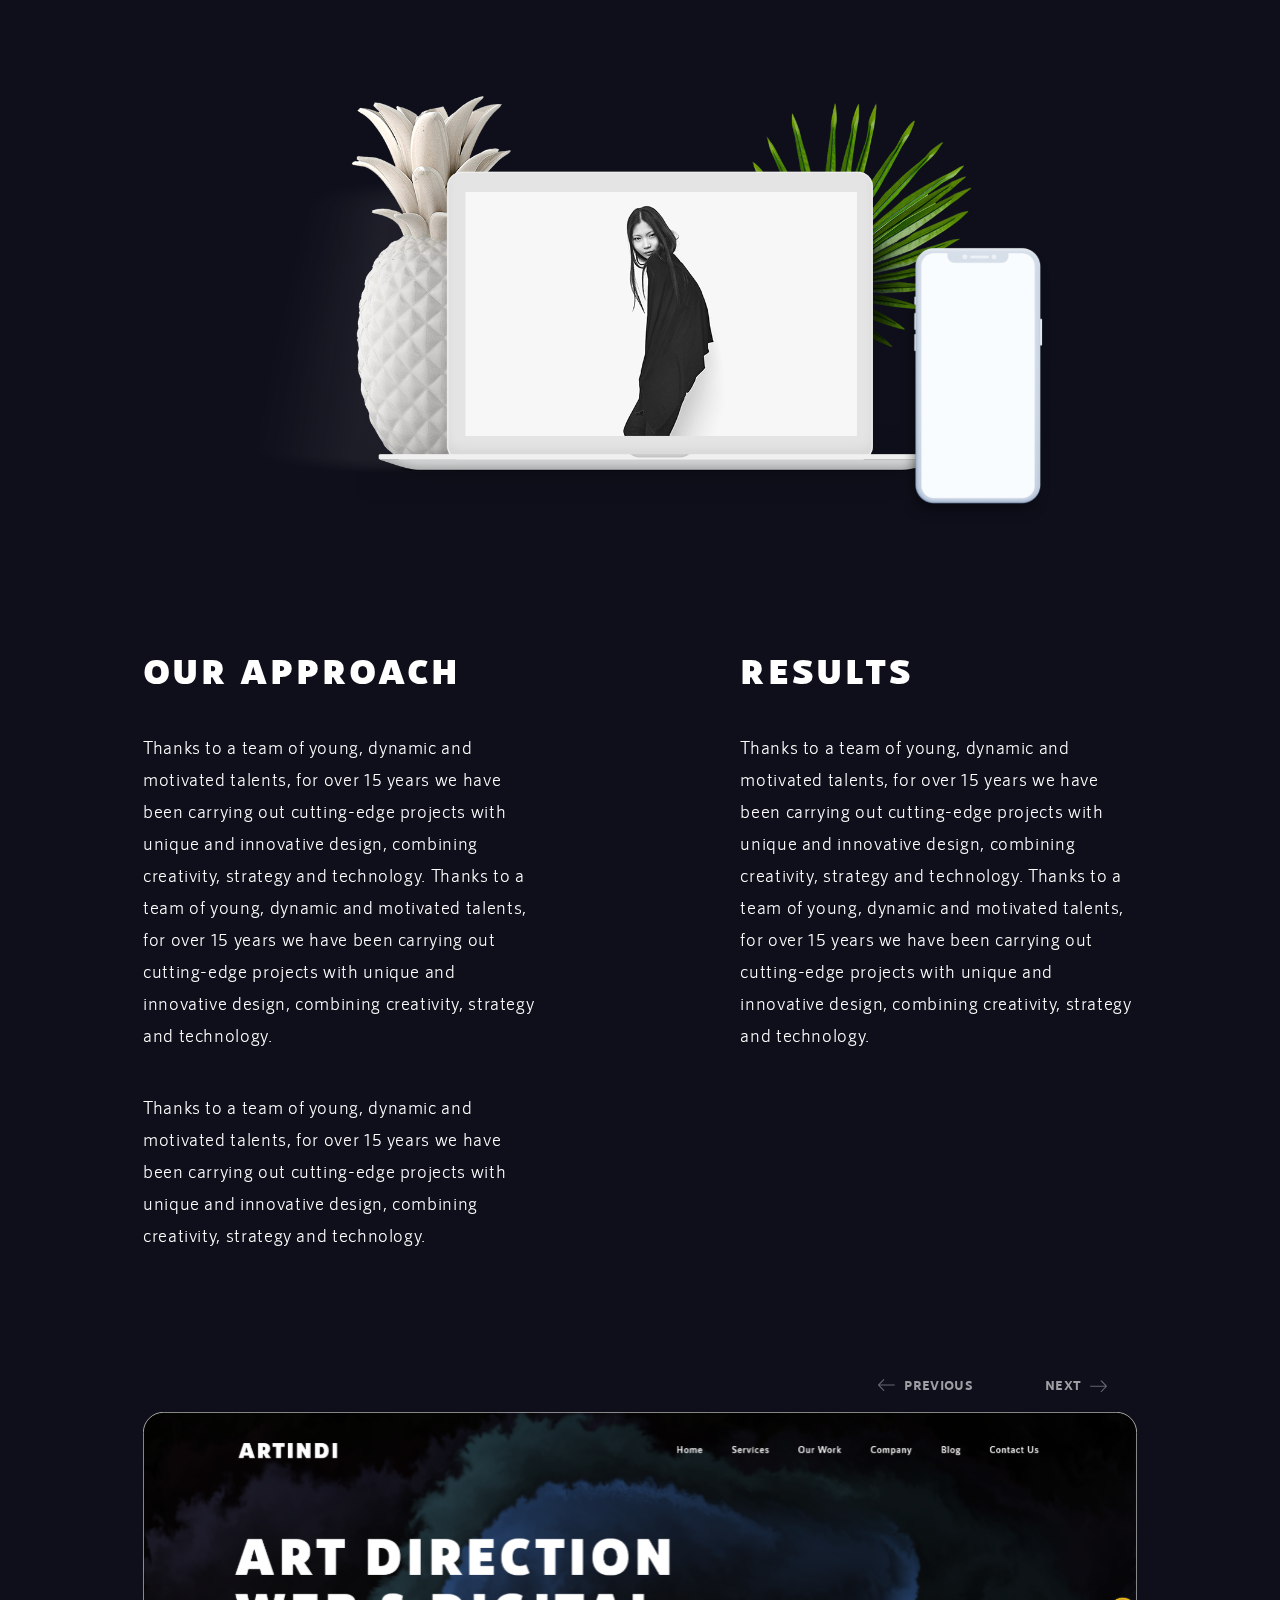
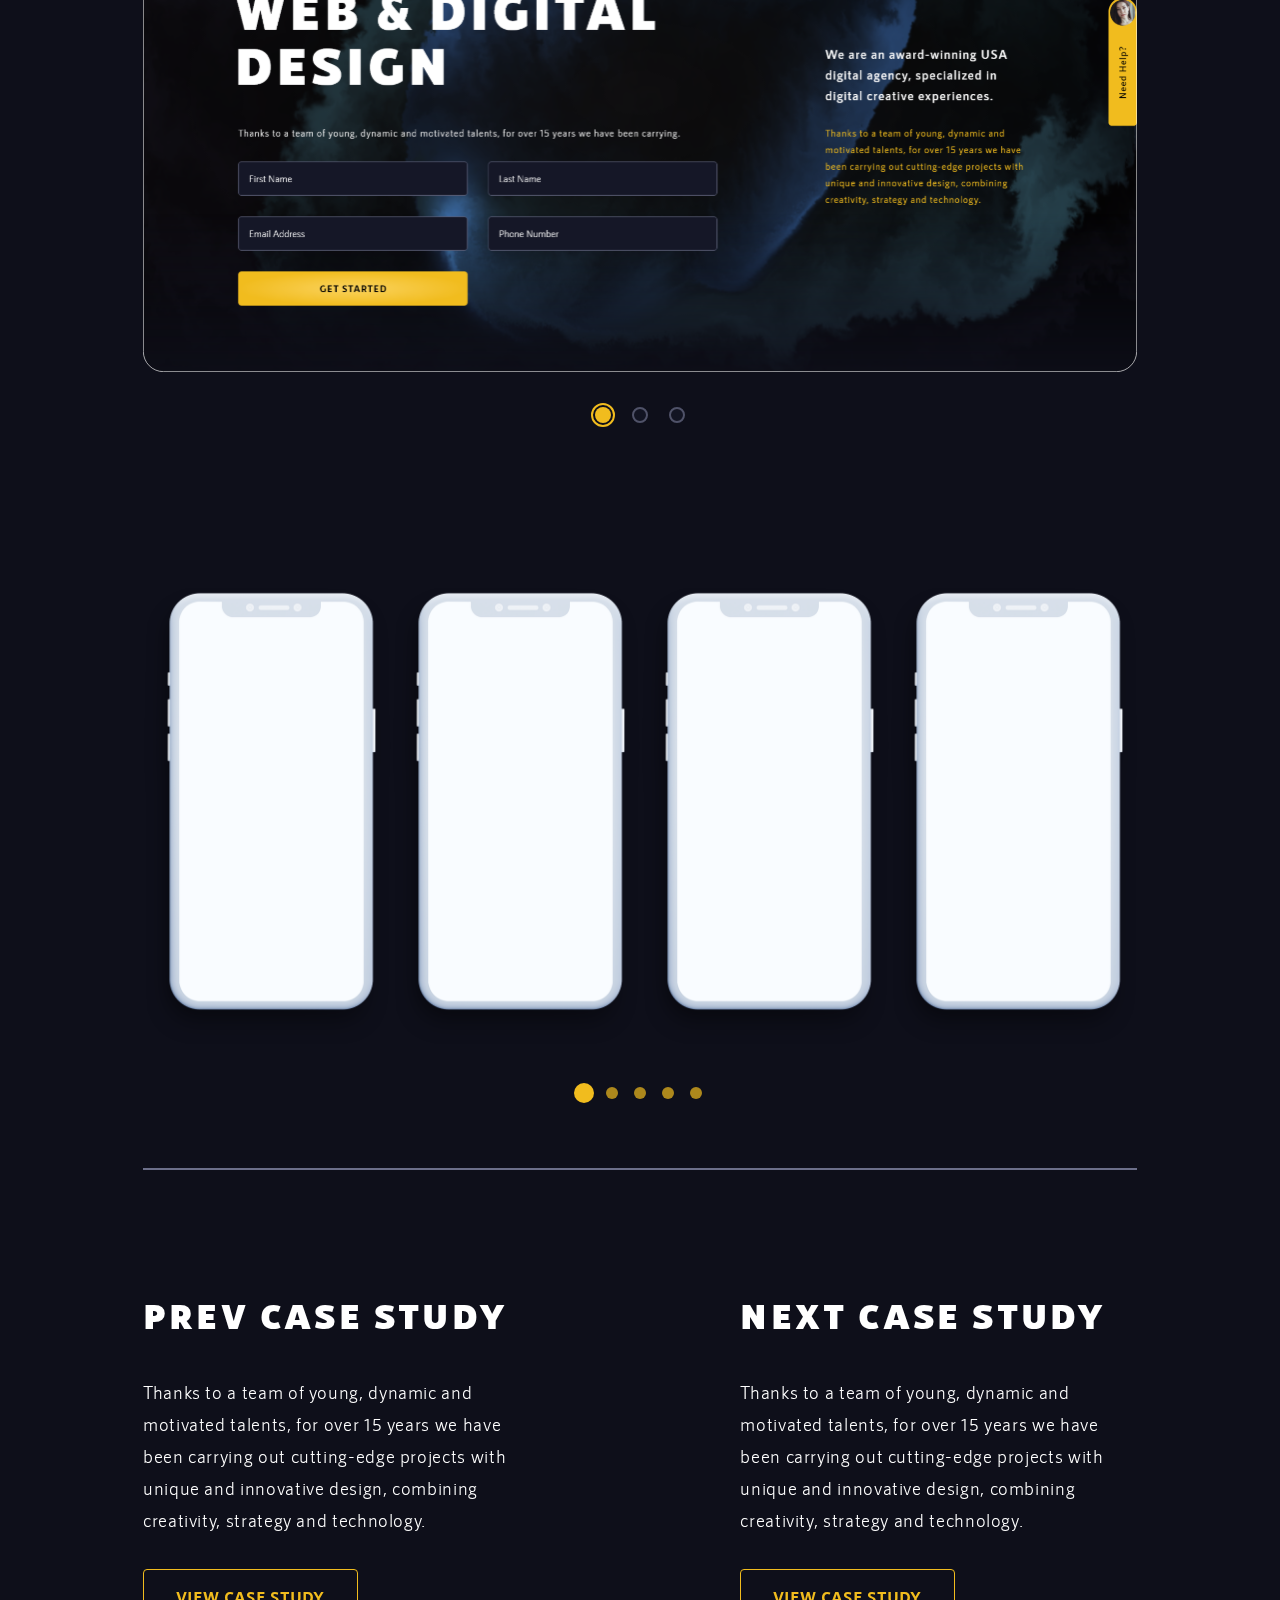
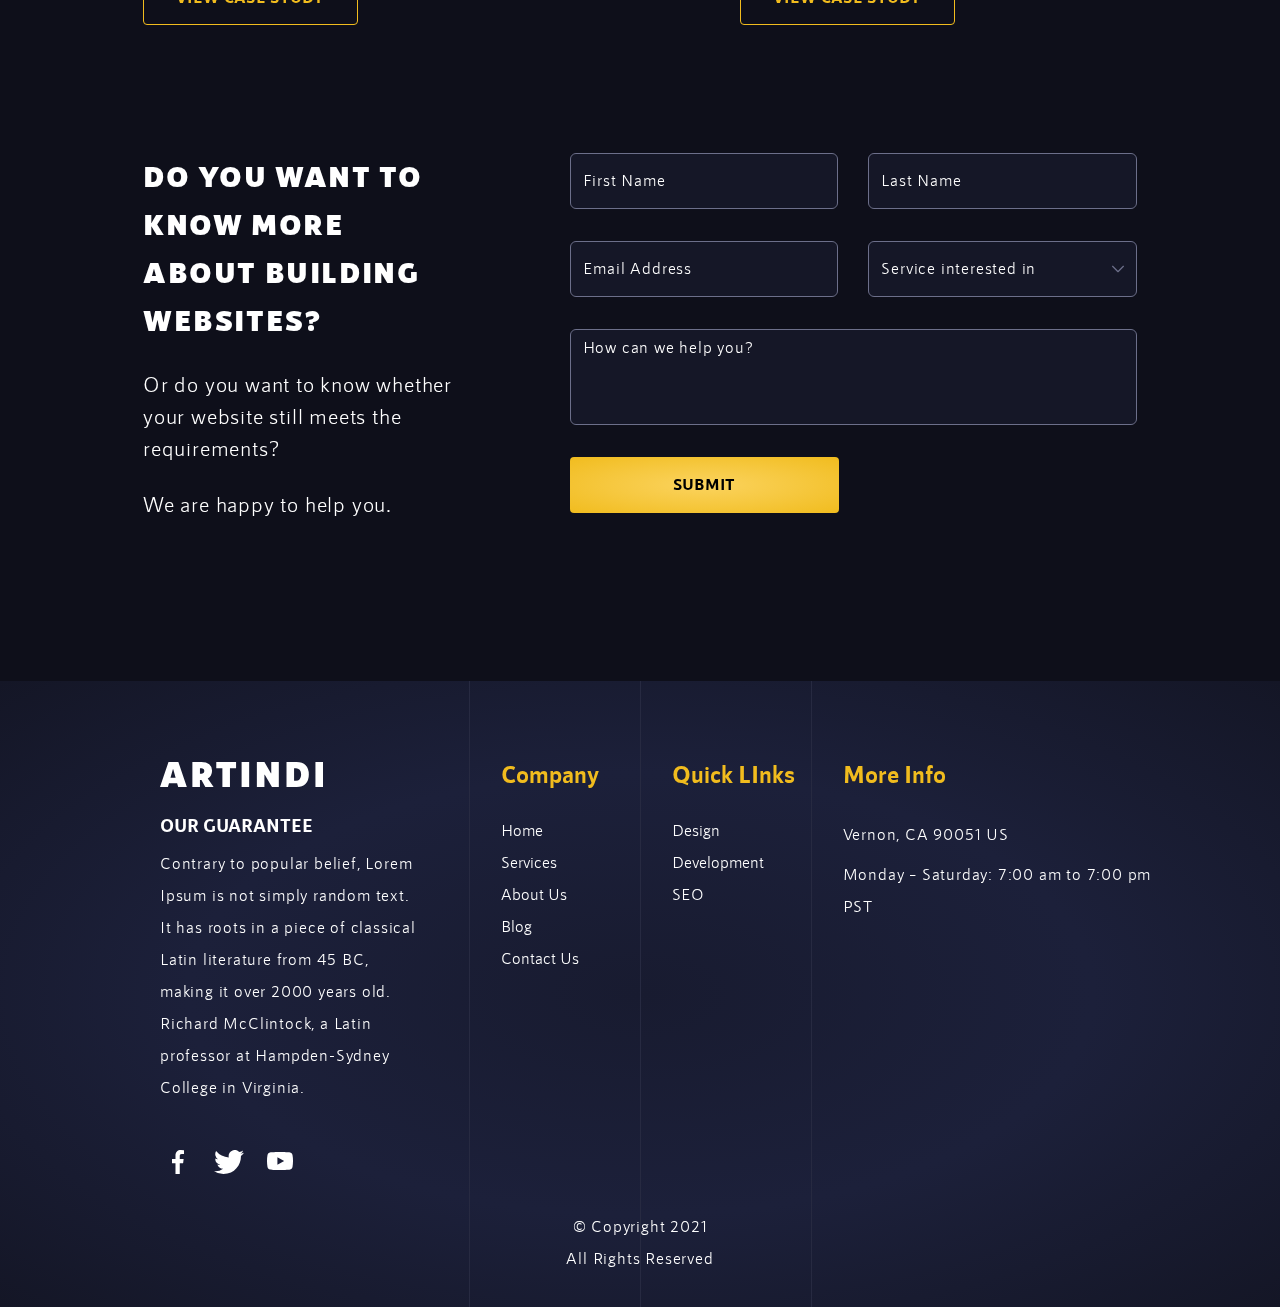
<file: work-details.html>
<!DOCTYPE html>
<html lang="en">

<head>
    <title>Artindi</title>
    <meta charset="utf-8">
    <meta name="viewport" content="width=device-width, initial-scale=1">
    <!-- included css start -->
    <link rel="stylesheet" href="css/bootstrap-multiselect.min.css">
    <link rel="stylesheet" href="css/slick.css">
    <link rel="stylesheet" href="css/aos.css">
    <link rel="stylesheet" href="css/bootstrap.min.css">
    <link rel="stylesheet" href="css/style.css">
    <link rel="stylesheet" href="css/responsive.css">
    <!-- included css end -->
</head>

<body>
    <!--page loader start -->
    <div id="page-loader">
        <div class="loader"></div>
    </div>


    <!-- header start -->
    <header>
        <div class="main-nav">
            <nav class="navbar navbar-expand-lg navbar-dark">
                <div class="container">
                    <a class="navbar-brand" href="index.html">
                        <img src="images/logo.svg" alt="img" />
                    </a>
                    <button class="navbar-toggler" type="button" data-toggle="collapse" data-target="#collapsibleNavbar">
              <span class="navbar-toggler-icon"></span>
            </button>
                    <div class="collapse navbar-collapse" id="collapsibleNavbar">
                        <ul class="navbar-nav">
                            <li class="nav-item">
                                <a class="nav-link active" href="#">Home</a>
                            </li>
                            <li class="nav-item">
                                <a class="nav-link" href="#">Services</a>
                            </li>
                            <li class="nav-item">
                                <a class="nav-link" href="#">Our Work</a>
                            </li>
                            <li class="nav-item">
                                <a class="nav-link" href="#">Company</a>
                            </li>
                            <li class="nav-item">
                                <a class="nav-link" href="#">Blog</a>
                            </li>
                            <li class="nav-item">
                                <a class="nav-link" href="#">Contact Us</a>
                            </li>
                        </ul>
                    </div>
                </div>
            </nav>
        </div>

    </header>
    <!-- header end -->

    <!-- floting block start -->

    <div id="float-blk" class="floting-blk">
        <div class="float-header">
            <button onclick="togglefloat()" class="x-btn">

            </button>
        </div>
        <div class="d-flex">
            <div onclick="togglefloat()" class="yellow-blk">
                <figure>
                    <img src="images/profilePic2.png" alt="img" class="img-fluid" />
                </figure>

                <h6>Need Help?</h6>
            </div>
            <div class="floting-info">
                <h6>We're here for you.</h6>
                <p class="info"><i class="icon ph-icon"></i> <button>+91 9876543210</button></p>
                <p class="info"><i class="icon chat-icon"></i> <button>Click to chat</button></p>
                <p class="info"><i class="icon cal-icon"></i> <button>Schedule a Meeting</button></p>
            </div>
        </div>
    </div>

    <!-- floting block end -->

    <!--Breadcrumb Area-->
    <section class="service-details-breadcrumb">
        <div class="container">
            <div class="row">
                <div class="col-12">
                    <nav aria-label="breadcrumb">
                        <ol class="breadcrumb">
                          <li class="breadcrumb-item"><a href="#">Portfolio</a></li>
                          <li class="breadcrumb-item active" aria-current="page">Book Creation Case Study</li>
                        </ol>
                      </nav>
                </div>
            </div>
        </div>
    </section>
    <!--Breadcrumb Area-->

    <!-- banner start -->
    <section class="hero-section service-section">
        <div class="container">

            <!--Banner Area-->
            <div class="row align-items-center">
                <div class="col-md-10 col-lg-7">
                    <div class="banner-left service-left">
                        <h1>Book Creation</h1>
                        <div class="service-text">
                            <p class="secondary-color">We are an award-winning USA digital agency, specialized in digital creative experiences.</p>
                            <p class="white-color">Thanks to a team of young, dynamic and motivated talents, for over 15 years we have been carrying out cutting-edge projects with unique and innovative design, combining creativity, strategy and technology.
                            </p>
                        </div>
                    </div>
                </div>

                <div class="col-md-10 col-lg-5">
                    <div class="service-right">
                        <form>
                            <p class="secondary-color">Improve results with a better website today</p>
                            <div class="row">
                                <div class="col-md-12">
                                    <div class="form-group">
                                        <input class="form-control" type="text" placeholder="Full Name">
                                    </div>
                                </div>
                                <div class="col-md-12">
                                    <div class="form-group">
                                        <input class="form-control" type="text" placeholder="Email Address">
                                    </div>
                                </div>
                                <div class="col-md-12">
                                    <div class="form-group multiselect-service">
                                        <select class="form-control" id="service-select" multiple="multiple">
                                            <option value="multiselect-all"> Select all</option>
                                            <option value="ui / ux (web & app Design)">UI / UX (Web & App Design)</option>
                                            <option value="branding / graphic design">Branding / Graphic Design</option>
                                            <option value="code / development">Code / Development</option>
                                            <option value="other">Other</option>
                                        </select>
                                    </div>
                                </div>
                                <div class="col-md-12">
                                    <div class="form-group">
                                        <textarea class="form-control" placeholder="How can we help you?"></textarea>
                                    </div>
                                </div>

                                <div class="col-md-12">

                                    <button class="btn btn-primary btn-block hvr-sweep-to-bottom">
                                        Submit
                                    </button>

                                </div>
                            </div>

                        </form>
                    </div>
                </div>
            </div>
            <!--Banner Area-->
        </div>
    </section>
    <!-- banner end -->

    <!--Portfolio Info Section-->

    <section class="portfolio-info">
        <div class="container">
            <div class="row">
                <div class="col-md-10 col-lg-5">
                    <div class="portfolio-info-text">
                        <h3>Challenges</h3>
                        <div class="service-text">
                            <p class="secondary-color">We are an award-winning USA digital agency, specialized in digital creative experiences.</p>
                            <p class="white-color">Thanks to a team of young, dynamic and motivated talents, for over 15 years we have been carrying out cutting-edge projects with unique and innovative design, combining creativity, strategy and technology. Thanks to a team of young, dynamic and motivated talents, for over 15 years we have been carrying out cutting-edge projects with unique and innovative design, combining creativity, strategy and technology.
                            </p>
                        </div>
                    </div>                    
                </div>
                <div class="col-md-10 col-lg-5 offset-lg-2">
                    <div class="portfolio-info-text">
                        <h3>Solutions</h3>
                        <div class="service-text">
                            <p class="secondary-color">We are an award-winning USA digital agency, specialized in digital creative experiences.</p>
                            <p class="white-color">Thanks to a team of young, dynamic and motivated talents, for over 15 years we have been carrying out cutting-edge projects with unique and innovative design, combining creativity, strategy and technology. Thanks to a team of young, dynamic and motivated talents, for over 15 years we have been carrying out cutting-edge projects with unique and innovative design, combining creativity, strategy and technology.
                            </p>
                            <button class="btn btn-primary btn-block hvr-sweep-to-bottom">Visit Website</button>
                        </div>
                    </div> 
                </div>
            </div>
        </div>
    </section>

    <!--Portfolio Info Section-->


    <!--Portfolio Image Section => Single Image-->
    <div class="portfolio-single-img">
        <div class="container">
            <div class="row justify-content-center">
                <div class="col-md-10">
                    <div class="portfolio-laptop-img">
                        <img src="./images/portfolio-img.png" alt="img" class="img-fluid">
                    </div>
                </div>
            </div>
        </div>
    </div>
    <!--Portfolio Image Section => Single Image-->

    <!--Portfolio Info Section-->

    <section class="portfolio-info-2">
        <div class="container">
            <div class="row">
                <div class="col-md-10 col-lg-5">
                    <div class="portfolio-info-text-2">
                        <h3>Our Approach</h3>
                        <div class="service-text">
                            <p class="white-color">Thanks to a team of young, dynamic and motivated talents, for over 15 years we have been carrying out cutting-edge projects with unique and innovative design, combining creativity, strategy and technology. Thanks to a team of young, dynamic and motivated talents, for over 15 years we have been carrying out cutting-edge projects with unique and innovative design, combining creativity, strategy and technology.</p>
                            <p class="white-color">Thanks to a team of young, dynamic and motivated talents, for over 15 years we have been carrying out cutting-edge projects with unique and innovative design, combining creativity, strategy and technology.</p>
                        </div>
                    </div>                    
                </div>
                <div class="col-md-10 col-lg-5 offset-lg-2">
                    <div class="portfolio-info-text-2">
                        <h3>Results</h3>
                        <div class="service-text">
                            <p class="white-color">Thanks to a team of young, dynamic and motivated talents, for over 15 years we have been carrying out cutting-edge projects with unique and innovative design, combining creativity, strategy and technology. Thanks to a team of young, dynamic and motivated talents, for over 15 years we have been carrying out cutting-edge projects with unique and innovative design, combining creativity, strategy and technology.
                            </p>
                        </div>
                    </div> 
                </div>
            </div>
        </div>
    </section>

    <!--Portfolio Info Section-->


    <!--Slider Area will go Here-->

    <section class="mockup-slider">
        <div class="container">
            <div class="mock-up-slider-wrapper">
                <div class="multiple-items-4">
                    <div class="item">
                        <figure>
                            <img src="./images/homepage-slider.svg" alt="img" class="img-fluid">
                        </figure>
                    </div>
                    <div class="item">
                        <figure>
                            <img src="./images/homepage-slider.svg" alt="img" class="img-fluid">
                        </figure>
                    </div>
                    <div class="item">
                        <figure>
                            <img src="./images/homepage-slider.svg" alt="img" class="img-fluid">
                        </figure>
                    </div>                   
                   
                </div>
            </div>
        </div>
    </section>

    <!--Slider Area will go Here-->


    <!--Mobile portfolio area-->
    <section class="mobile-portfolio">
        <div class="container">
            <div class="mp-border-bottom">
                <div class="multiple-items-3">
                    <div class="item">
                        <figure>
                            <img src="./images/iPhone.svg" alt="img" class="img-fluid">
                        </figure>
                    </div>
                    <div class="item">
                        <figure>
                            <img src="./images/iPhone.svg" alt="img" class="img-fluid">
                        </figure>
                    </div>
                    <div class="item">
                        <figure>
                            <img src="./images/iPhone.svg" alt="img" class="img-fluid">
                        </figure>
                    </div>
                    <div class="item">
                        <figure>
                            <img src="./images/iPhone.svg" alt="img" class="img-fluid">
                        </figure>
                    </div>
                     <div class="item">
                        <figure>
                            <img src="./images/iPhone.svg" alt="img" class="img-fluid">
                        </figure>
                    </div>
                   
                </div>
            </div>
        </div>
    </section>
    <!--Mobile portfolio area-->

     <!--Portfolio Info Section-->

    <section class="portfolio-info-2">
        <div class="container">
            <div class="row">
                <div class="col-md-10 col-lg-5">
                    <div class="portfolio-info-text-2">
                        <h3>Prev Case Study</h3>
                        <div class="service-text">
                            <p class="white-color">Thanks to a team of young, dynamic and motivated talents, for over 15 years we have been carrying out cutting-edge projects with unique and innovative design, combining creativity, strategy and technology.</p>
                            <button class="btn prev-case-study hvr-sweep-to-bottom">View Case Study</button>
                        </div>
                    </div>                    
                </div>
                <div class="col-md-10 col-lg-5 offset-lg-2">
                    <div class="portfolio-info-text-2">
                        <h3>Next Case Study</h3>
                        <div class="service-text">
                            <p class="white-color">Thanks to a team of young, dynamic and motivated talents, for over 15 years we have been carrying out cutting-edge projects with unique and innovative design, combining creativity, strategy and technology.</p>
                            <button class="btn next-case-study hvr-sweep-to-bottom">View Case Study</button>
                        </div>
                    </div> 
                </div>
            </div>
        </div>
    </section>

    <!--Portfolio Info Section-->








    <!--Build Website Section Start-->

    <section class="build-website">
        <div class="container">
            <div class="row">
                <div class=" col-lg-5 col-xl-4">
                    <div class="build-website-content">
                        <h3>Do you want to know more about building websites?</h3>
                        <p>Or do you want to know whether your website still meets the requirements?</p>
                        <p>We are happy to help you.</p>
                    </div>
                </div>
                <div class=" col-lg-7 col-xl-7 offset-xl-1">
                    <form>
                        <div class="row">
                            <div class="col-md-6">
                                <div class="form-group">
                                    <input class="form-control" type="text" placeholder="First Name">
                                </div>
                            </div>
                            <div class="col-md-6">
                                <div class="form-group">
                                    <input class="form-control" type="text" placeholder="Last Name">
                                </div>
                            </div>
                            <div class="col-md-6">
                                <div class="form-group">
                                    <input class="form-control" type="text" placeholder="Email Address">
                                </div>
                            </div>
                            <div class="col-md-6">
                                <div class="form-group multiselect-service">
                                    <select class="form-control" id="service-select2" multiple="multiple">
                                        <option value="multiselect-all"> Select all</option>
                                        <option value="ui / ux (web & app Design)">UI / UX (Web & App Design)</option>
                                        <option value="branding / graphic design">Branding / Graphic Design</option>
                                        <option value="code / development">Code / Development</option>
                                        <option value="other">Other</option>
                                    </select>
                                </div>
                            </div>

                            <div class="col-md-12">
                                <div class="form-group">
                                    <textarea class="form-control" placeholder="How can we help you?"></textarea>
                                </div>
                            </div>
    
                            <div class="col-md-6">
    
                                <button class="btn btn-primary btn-block hvr-sweep-to-bottom">
                                    Submit
                                </button>
    
                            </div>
                        </div>
    
                    </form>
                </div>
            </div>
        </div>
    </section>

    <!--Build Website Section End-->
    



    <footer id="footer">
        <div class="container">
            <div class="row cust-row">
                <div class="col-md-4 cust-col">
                    <figure>
                        <img src="images/logo.svg" alt="img" />
                    </figure>

                    <div class="abt-blk">
                        <h6 class="mb-2 mt-4">OUR GUARANTEE</h6>
                        <p>Contrary to popular belief, Lorem Ipsum is not simply random text. It has roots in a piece of classical Latin literature from 45 BC, making it over 2000 years old. Richard McClintock, a Latin professor at Hampden-Sydney College
                            in Virginia.</p>
                    </div>

                    <ul class="social-media">
                        <li>
                            <a class="fb" href="javascript://">
                            </a>
                        </li>
                        <li>
                            <a class="twt" href="javascript://">
                            </a>
                        </li>
                        <li>
                            <a class="yt" href="javascript://">
                            </a>
                        </li>

                    </ul>

                </div>
                <div class="col-md-2 cust-col">
                    <h5 class="f-heading">Company</h5>
                    <ul class="footer-links">
                        <li>
                            <a href="javascript://">
                                Home
                            </a>
                        </li>
                        <li>
                            <a href="javascript://">
                                Services
                            </a>
                        </li>
                        <li>
                            <a href="javascript://">
                                About Us

                            </a>
                        </li>
                        <li>
                            <a href="javascript://">
                                Blog
                            </a>
                        </li>
                        <li>
                            <a href="javascript://">
                                Contact Us
                            </a>
                        </li>

                    </ul>
                </div>
                <div class="col-md-2 cust-col">
                    <h5 class="f-heading">Quick LInks</h5>
                    <ul class="footer-links">
                        <li>
                            <a href="javascript://">
                                Design
                            </a>
                        </li>
                        <li>
                            <a href="javascript://">
                                Development
                            </a>
                        </li>
                        <li>
                            <a href="javascript://">
                                SEO
                            </a>
                        </li>

                    </ul>
                </div>
                <div class="col-md-4 cust-col">
                    <h5 class="f-heading">More Info</h5>
                    <p class="address mb-2">Vernon, CA 90051 US</p>
                    <p class="timings">Monday – Saturday: 7:00 am to 7:00 pm PST</p>
                </div>
                <div class="col-12">
                    <div class="copyright">
                        <p> &copy; Copyright 2021</p>
                        <p>All Rights Reserved</p>
                    </div>
                </div>
            </div>
        </div>
    </footer>
    <!-- included scripts start -->
    <script src=" js/jquery.min.js "></script>
    <script src="js/popper.min.js "></script>
    <script src="js/bootstrap.min.js "></script>
    <script src="js/aos.js "></script>
    <script src="js/slick.js "></script>
    <script src="js/tilt.jquery.min.js"></script>
    <script src="js/bootstrap-multiselect.min.js"></script>
    <script src="js/jquery.waypoints.min.js"></script>

    <script src="js/functions.js "></script>
    <!-- included scripts end -->

    <script>
        $(document).ready(function(){

            $(window).scroll(function(){
                var navFixed = $(window).scrollTop();
                if(navFixed > 200){
                    $(".main-nav").addClass("fixed-top fadeInDown");
                }else{
                    $(".main-nav").removeClass("fixed-top fadeInDown");
                }
            });

            $('#service-select').multiselect({
                includeSelectAllOption: true
            });
            
            $('#service-select2').multiselect({
                includeSelectAllOption: true
            });

        })
    </script>
</body>

</html>
</file>
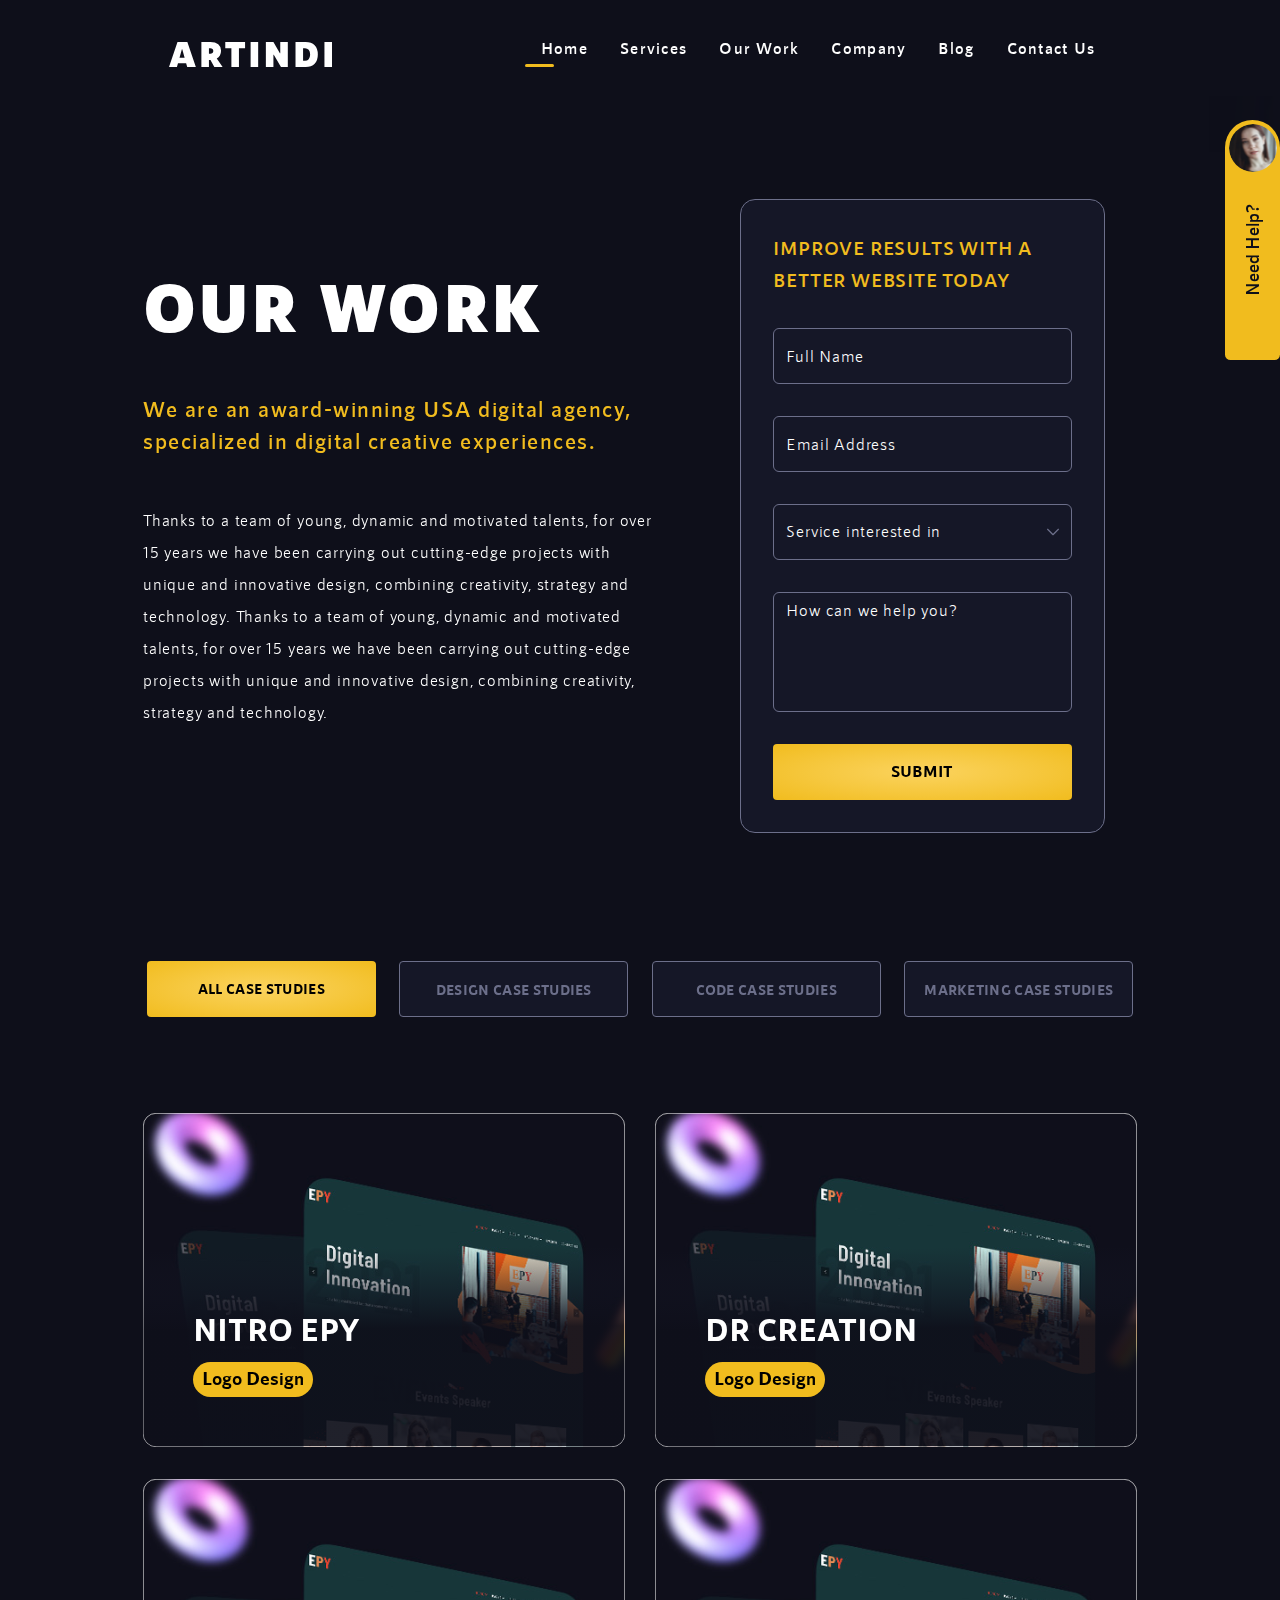
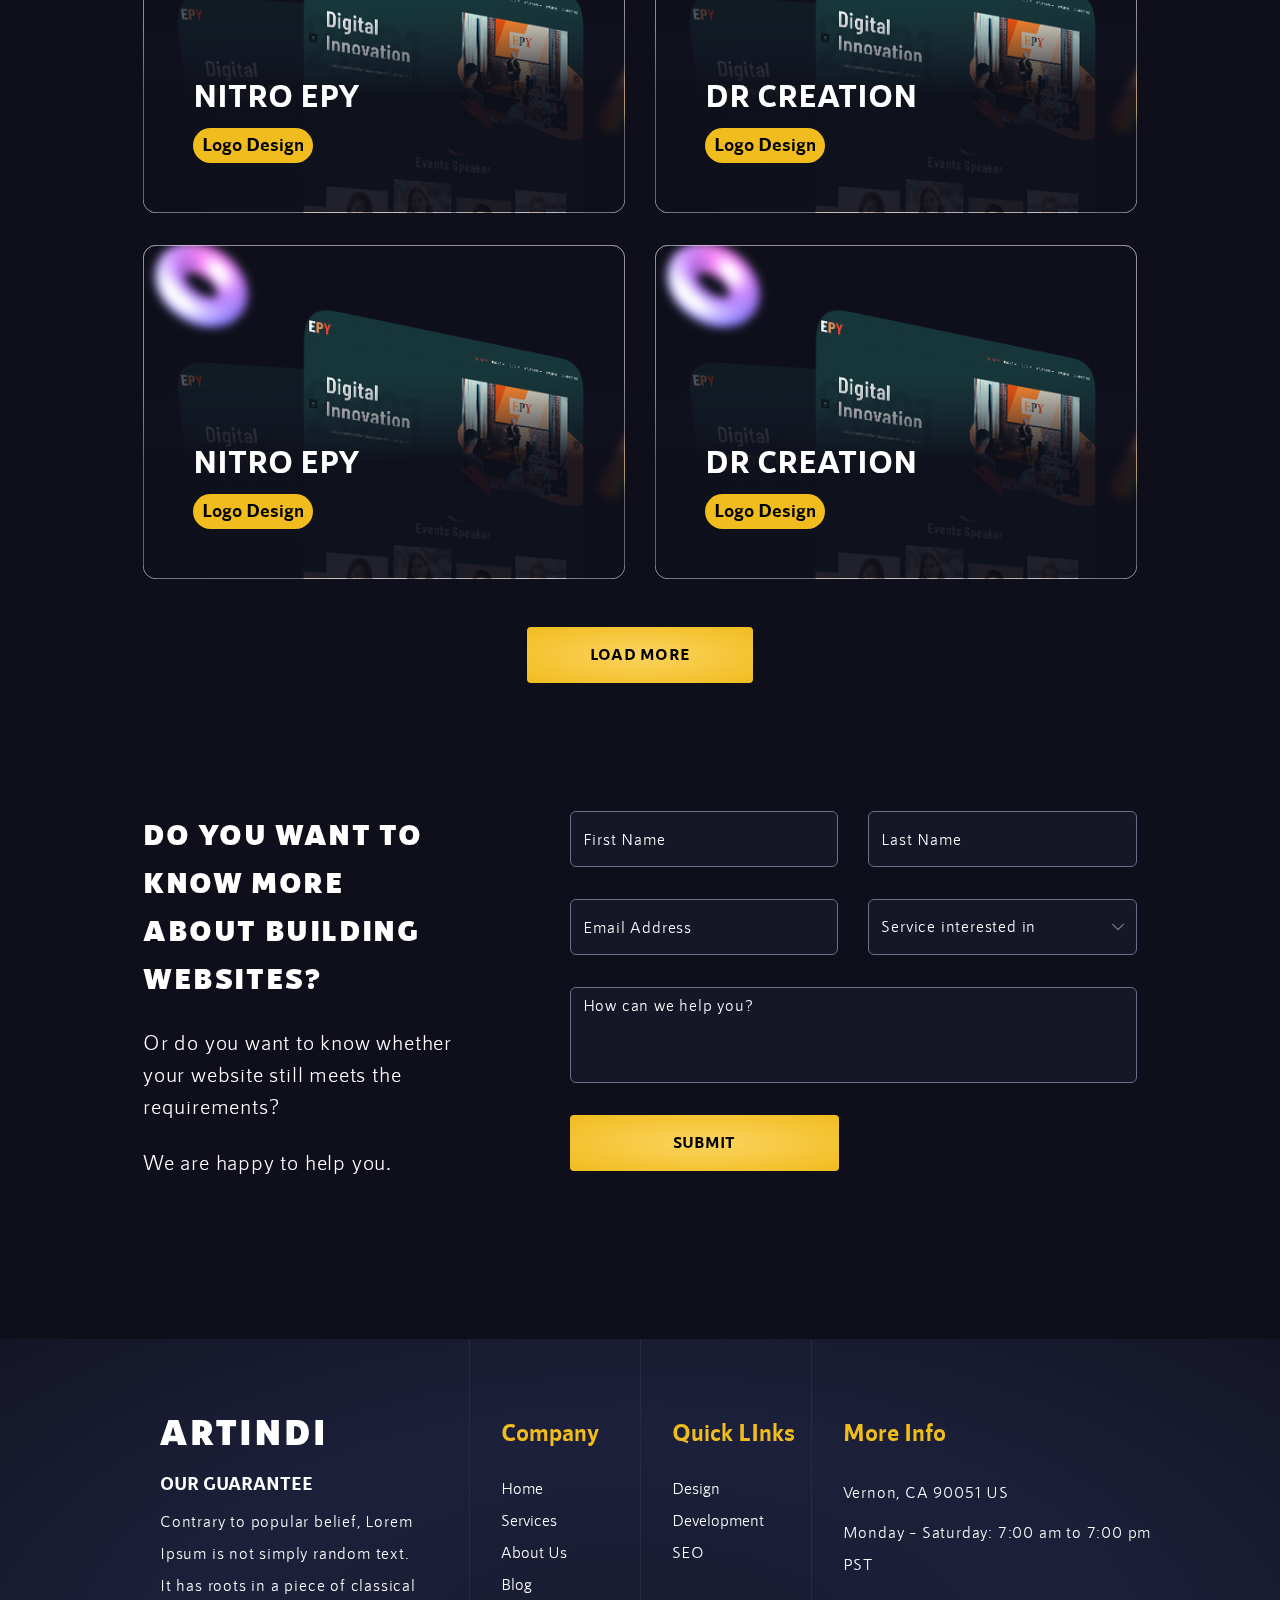
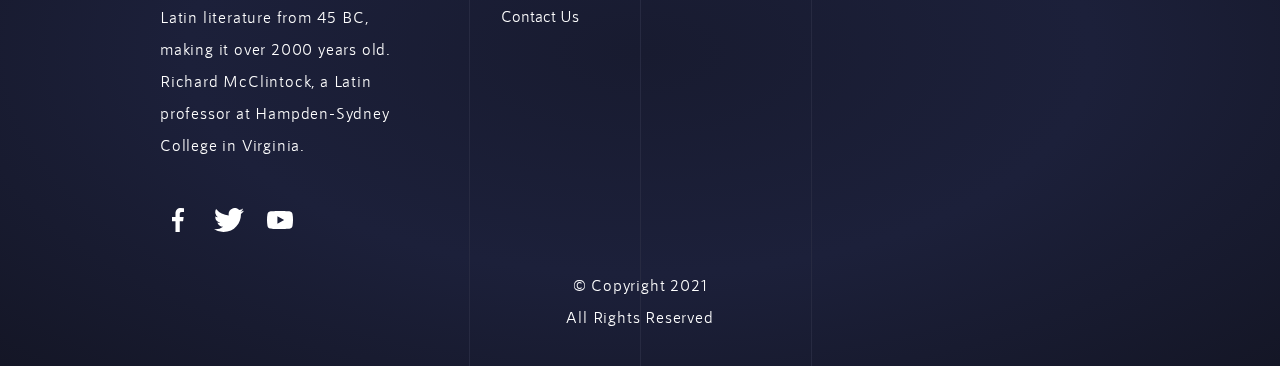
<file: work.html>
<!DOCTYPE html>
<html lang="en">

<head>
    <title>Artindi</title>
    <meta charset="utf-8">
    <meta name="viewport" content="width=device-width, initial-scale=1">
    <!-- included css start -->
    <link rel="stylesheet" href="css/bootstrap-multiselect.min.css">
    <link rel="stylesheet" href="css/slick.css">
    <link rel="stylesheet" href="css/aos.css">
    <link rel="stylesheet" href="css/bootstrap.min.css">
    <link rel="stylesheet" href="css/style.css">
    <link rel="stylesheet" href="css/responsive.css">
    <!-- included css end -->
</head>

<body>
    <!--page loader start -->
    <div id="page-loader">
        <div class="loader"></div>
    </div>

    <!-- header start -->
    <header>
        <div class="main-nav">
            <nav class="navbar navbar-expand-lg navbar-dark">
                <div class="container">
                    <a class="navbar-brand" href="index.html">
                        <img src="images/logo.svg" alt="img" />
                    </a>
                    <button class="navbar-toggler" type="button" data-toggle="collapse" data-target="#collapsibleNavbar">
              <span class="navbar-toggler-icon"></span>
            </button>
                    <div class="collapse navbar-collapse" id="collapsibleNavbar">
                        <ul class="navbar-nav">
                            <li class="nav-item">
                                <a class="nav-link active" href="#">Home</a>
                            </li>
                            <li class="nav-item">
                                <a class="nav-link" href="#">Services</a>
                            </li>
                            <li class="nav-item">
                                <a class="nav-link" href="#">Our Work</a>
                            </li>
                            <li class="nav-item">
                                <a class="nav-link" href="#">Company</a>
                            </li>
                            <li class="nav-item">
                                <a class="nav-link" href="#">Blog</a>
                            </li>
                            <li class="nav-item">
                                <a class="nav-link" href="#">Contact Us</a>
                            </li>
                        </ul>
                    </div>
                </div>
            </nav>
        </div>

    </header>
    <!-- header end -->

    <!-- floting block start -->

    <div id="float-blk" class="floting-blk">
        <div class="float-header">
            <button onclick="togglefloat()" class="x-btn">

            </button>
        </div>
        <div class="d-flex">
            <div onclick="togglefloat()" class="yellow-blk">
                <figure>
                    <img src="images/profilePic2.png" alt="img" class="img-fluid" />
                </figure>

                <h6>Need Help?</h6>
            </div>
            <div class="floting-info">
                <h6>We're here for you.</h6>
                <p class="info"><i class="icon ph-icon"></i> <button>+91 9876543210</button></p>
                <p class="info"><i class="icon chat-icon"></i> <button>Click to chat</button></p>
                <p class="info"><i class="icon cal-icon"></i> <button>Schedule a Meeting</button></p>
            </div>
        </div>
    </div>

    <!-- floting block end -->

    <!-- banner start -->
    <section class="hero-section service-section brdcm-padding-handle">
        <div class="container">

            <!--Banner Area-->
            <div class="row align-items-center">
                <div class="col-md-10 col-lg-7">
                    <div class="banner-left service-left">
                        <h1>Our Work</h1>
                        <div class="service-text">
                            <p class="secondary-color">We are an award-winning USA digital agency, specialized in digital creative experiences.</p>
                            <p class="white-color">Thanks to a team of young, dynamic and motivated talents, for over 15 years we have been carrying out cutting-edge projects with unique and innovative design, combining creativity, strategy and technology. Thanks to a team of young, dynamic and motivated talents, for over 15 years we have been carrying out cutting-edge projects with unique and innovative design, combining creativity, strategy and technology.
                            </p>
                        </div>
                    </div>
                </div>

                <div class="col-md-10 col-lg-5">
                    <div class="service-right">
                        <form>
                            <p class="secondary-color">Improve results with a better website today</p>
                            <div class="row">
                                <div class="col-md-12">
                                    <div class="form-group">
                                        <input class="form-control" type="text" placeholder="Full Name">
                                    </div>
                                </div>
                                <div class="col-md-12">
                                    <div class="form-group">
                                        <input class="form-control" type="text" placeholder="Email Address">
                                    </div>
                                </div>
                                <div class="col-md-12">
                                    <div class="form-group multiselect-service">
                                        <select class="form-control" id="service-select" multiple="multiple">
                                            <option value="multiselect-all"> Select all</option>
                                            <option value="ui / ux (web & app Design)">UI / UX (Web & App Design)</option>
                                            <option value="branding / graphic design">Branding / Graphic Design</option>
                                            <option value="code / development">Code / Development</option>
                                            <option value="other">Other</option>
                                        </select>
                                    </div>
                                </div>
                                <div class="col-md-12">
                                    <div class="form-group">
                                        <textarea class="form-control" placeholder="How can we help you?"></textarea>
                                    </div>
                                </div>

                                <div class="col-md-12">

                                    <button class="btn btn-primary btn-block hvr-sweep-to-bottom">
                                        Submit
                                    </button>

                                </div>
                            </div>

                        </form>
                    </div>
                </div>
            </div>
            <!--Banner Area-->
        </div>
    </section>
    <!-- banner end -->

    

    <!--Our Work Section Start-->

    <section class="our-work">
        <div class="container">
            
            <!--Large Device View-->
            
            <div class="lg-view-cards">
                <div class="row">
                    <div class="col-lg-12">
                        <div class="mix_controller text-center"> 
                            <button class="btn" our-mixitup-control data-filter="all">All Case Studies</button>
                            <button class="btn" our-mixitup-control data-filter=".design">Design Case Studies</button> 
            
                            <button class="btn" our-mixitup-control data-filter=".code">Code Case Studies</button> 
            
                            <button class="btn" our-mixitup-control data-filter=".marketing">Marketing Case Studies</button>
                        </div>
                    </div>
                </div>
                <div class="row mix_container justify-content-center">
                    <div class="col-md-6 mix design">
                        <div class="project-card">
                            <img src="./images/recent-project-card.svg" alt="img" class="img-fluid">
                            <div class="content">
                                <h3>Nitro Epy</h3>
                                <span class="rp-btn">Logo Design</span>
                            </div>
                            <div class="content-hover">
                                  <h1>Logo Design 1</h1>
                                  <p>Things aren’t always #OOOOOO and 
                                    #FFFFFF. For someone who.</p>
                                <button class="view-case-study"> View Case Study</button>
                            </div>
                        </div>
                    </div>
                    <div class="col-md-6 mix marketing">
                        <div class="project-card">
                            <img src="./images/recent-project-card.svg" alt="img" class="img-fluid">
                            <div class="content">
                                <h3>Dr Creation</h3>
                                <span class="rp-btn">Logo Design</span>
                            </div>
                            <div class="content-hover">
                                  <h1>Logo Design 1</h1>
                                  <p>Things aren’t always #OOOOOO and 
                                    #FFFFFF. For someone who.</p>
                                <button class="view-case-study"> View Case Study</button>
                            </div>
                        </div>
                    </div>
                    <div class="col-md-6 mix code">
                        <div class="project-card">
                            <img src="./images/recent-project-card.svg" alt="img" class="img-fluid">
                            <div class="content">
                                <h3>Nitro Epy</h3>
                                <span class="rp-btn">Logo Design</span>
                            </div>
                            <div class="content-hover">
                                  <h1>Logo Design 1</h1>
                                  <p>Things aren’t always #OOOOOO and 
                                    #FFFFFF. For someone who.</p>
                                <button class="view-case-study"> View Case Study</button>
                            </div>
                        </div>
                    </div>
                    <div class="col-md-6 mix design">
                        <div class="project-card">
                            <img src="./images/recent-project-card.svg" alt="img" class="img-fluid">
                            <div class="content">
                                <h3>Dr Creation</h3>
                                <span class="rp-btn">Logo Design</span>
                            </div>
                            <div class="content-hover">
                                  <h1>Logo Design 1</h1>
                                  <p>Things aren’t always #OOOOOO and 
                                    #FFFFFF. For someone who.</p>
                                <button class="view-case-study"> View Case Study</button>
                            </div>
                        </div>
                    </div>
                    <div class="col-md-6 mix marketing">
                        <div class="project-card">
                            <img src="./images/recent-project-card.svg" alt="img" class="img-fluid">
                            <div class="content">
                                <h3>Nitro Epy</h3>
                                <span class="rp-btn">Logo Design</span>
                            </div>
                            <div class="content-hover">
                                  <h1>Logo Design 1</h1>
                                  <p>Things aren’t always #OOOOOO and 
                                    #FFFFFF. For someone who.</p>
                                <button class="view-case-study"> View Case Study</button>
                            </div>
                        </div>
                    </div>
                    <div class="col-md-6 mix code">
                        <div class="project-card">
                            <img src="./images/recent-project-card.svg" alt="img" class="img-fluid">
                            <div class="content">
                                <h3>Dr Creation</h3>
                                <span class="rp-btn">Logo Design</span>
                            </div>
                            <div class="content-hover">
                                  <h1>Logo Design 1</h1>
                                  <p>Things aren’t always #OOOOOO and 
                                    #FFFFFF. For someone who.</p>
                                <button class="view-case-study"> View Case Study</button>
                            </div>
                        </div>
                    </div>
                </div>
            </div>

            <!--Large Device View-->

            <!--Small Device View-->

            <div class="sm-view-cards d-lg-none">
                <div class="row">
                    <div class="col-lg-12">
                        <div class="mix_controller text-center"> 
                            <button class="btn" our-mixitup-control-2 data-filter="all">All Case Studies</button>
                            <button class="btn" our-mixitup-control-2 data-filter=".design">Design Case Studies</button> 
            
                            <button class="btn" our-mixitup-control-2 data-filter=".code">Code Case Studies</button> 
            
                            <button class="btn" our-mixitup-control-2 data-filter=".marketing">Marketing Case Studies</button>
                        </div>
                    </div>
                </div>
                <div class="row mix_container_2 justify-content-center">
                    <div class="col-md-6 mix design">
                        <a href="#" class="project-card">
                            <img src="./images/recent-project-card.svg" alt="img" class="img-fluid">
                            <div class="content">
                                <h3>Nitro Epy</h3>
                                <span class="rp-btn">Logo Design</span>
                            </div>
                        </a>
                    </div>
                    <div class="col-md-6 mix marketing">
                        <a href="#" class="project-card">
                            <img src="./images/recent-project-card.svg" alt="img" class="img-fluid">
                            <div class="content">
                                <h3>Dr Creation</h3>
                                <span class="rp-btn">Logo Design</span>
                            </div>
                        </a>
                    </div>
                    <div class="col-md-6 mix code">
                        <a href="#" class="project-card">
                            <img src="./images/recent-project-card.svg" alt="img" class="img-fluid">
                            <div class="content">
                                <h3>Nitro Epy</h3>
                                <span class="rp-btn">Logo Design</span>
                            </div>
                            
                        </a>
                    </div>
                    <div class="col-md-6 mix design">
                        <a href="#" class="project-card">
                            <img src="./images/recent-project-card.svg" alt="img" class="img-fluid">
                            <div class="content">
                                <h3>Dr Creation</h3>
                                <span class="rp-btn">Logo Design</span>
                            </div>
                        </a>
                    </div>
                    <div class="col-md-6 mix marketing">
                        <a href="#" class="project-card">
                            <img src="./images/recent-project-card.svg" alt="img" class="img-fluid">
                            <div class="content">
                                <h3>Nitro Epy</h3>
                                <span class="rp-btn">Logo Design</span>
                            </div>
                        </a>
                    </div>
                    <div class="col-md-6 mix code">
                        <a href="#" class="project-card">
                            <img src="./images/recent-project-card.svg" alt="img" class="img-fluid">
                            <div class="content">
                                <h3>Dr Creation</h3>
                                <span class="rp-btn">Logo Design</span>
                            </div>
                        </a>
                    </div>
                </div>
            </div>

            <!--Small Device View-->

            <div class="row justify-content-center">
                <div class="col-md-3">
                    <button class="btn btn-primary btn-block hvr-sweep-to-bottom mt-5">
                        Load More
                    </button>
                </div>
            </div>
                        
           
        </div>
    </section>
    <!--Our Work Section End-->



    <!--Build Website Section Start-->

    <section class="build-website">
        <div class="container">
            <div class="row">
                <div class="col-lg-5 col-xl-4">
                    <div class="build-website-content">
                        <h3>Do you want to know more about building websites?</h3>
                        <p>Or do you want to know whether your website still meets the requirements?</p>
                        <p>We are happy to help you.</p>
                    </div>
                </div>
                <div class="col-lg-7 col-xl-7 offset-xl-1">
                    <form>
                        <div class="row">
                            <div class="col-md-6">
                                <div class="form-group">
                                    <input class="form-control" type="text" placeholder="First Name">
                                </div>
                            </div>
                            <div class="col-md-6">
                                <div class="form-group">
                                    <input class="form-control" type="text" placeholder="Last Name">
                                </div>
                            </div>
                            <div class="col-md-6">
                                <div class="form-group">
                                    <input class="form-control" type="text" placeholder="Email Address">
                                </div>
                            </div>
                            <div class="col-md-6">
                                <div class="form-group multiselect-service">
                                    <select class="form-control" id="service-select2" multiple="multiple">
                                        <option value="multiselect-all"> Select all</option>
                                        <option value="ui / ux (web & app Design)">UI / UX (Web & App Design)</option>
                                        <option value="branding / graphic design">Branding / Graphic Design</option>
                                        <option value="code / development">Code / Development</option>
                                        <option value="other">Other</option>
                                    </select>
                                </div>
                            </div>

                            <div class="col-md-12">
                                <div class="form-group">
                                    <textarea class="form-control" placeholder="How can we help you?"></textarea>
                                </div>
                            </div>
    
                            <div class="col-md-6">
    
                                <button class="btn btn-primary btn-block hvr-sweep-to-bottom">
                                    Submit
                                </button>
    
                            </div>
                        </div>
    
                    </form>
                </div>
            </div>
        </div>
    </section>

    <!--Build Website Section End-->
    



    <footer id="footer">
        <div class="container">
            <div class="row cust-row">
                <div class="col-md-4 cust-col">
                    <figure>
                        <img src="images/logo.svg" alt="img" />
                    </figure>

                    <div class="abt-blk">
                        <h6 class="mb-2 mt-4">OUR GUARANTEE</h6>
                        <p>Contrary to popular belief, Lorem Ipsum is not simply random text. It has roots in a piece of classical Latin literature from 45 BC, making it over 2000 years old. Richard McClintock, a Latin professor at Hampden-Sydney College
                            in Virginia.</p>
                    </div>

                    <ul class="social-media">
                        <li>
                            <a class="fb" href="javascript://">
                            </a>
                        </li>
                        <li>
                            <a class="twt" href="javascript://">
                            </a>
                        </li>
                        <li>
                            <a class="yt" href="javascript://">
                            </a>
                        </li>

                    </ul>

                </div>
                <div class="col-md-2 cust-col">
                    <h5 class="f-heading">Company</h5>
                    <ul class="footer-links">
                        <li>
                            <a href="javascript://">
                                Home
                            </a>
                        </li>
                        <li>
                            <a href="javascript://">
                                Services
                            </a>
                        </li>
                        <li>
                            <a href="javascript://">
                                About Us

                            </a>
                        </li>
                        <li>
                            <a href="javascript://">
                                Blog
                            </a>
                        </li>
                        <li>
                            <a href="javascript://">
                                Contact Us
                            </a>
                        </li>

                    </ul>
                </div>
                <div class="col-md-2 cust-col">
                    <h5 class="f-heading">Quick LInks</h5>
                    <ul class="footer-links">
                        <li>
                            <a href="javascript://">
                                Design
                            </a>
                        </li>
                        <li>
                            <a href="javascript://">
                                Development
                            </a>
                        </li>
                        <li>
                            <a href="javascript://">
                                SEO
                            </a>
                        </li>

                    </ul>
                </div>
                <div class="col-md-4 cust-col">
                    <h5 class="f-heading">More Info</h5>
                    <p class="address mb-2">Vernon, CA 90051 US</p>
                    <p class="timings">Monday – Saturday: 7:00 am to 7:00 pm PST</p>
                </div>
                <div class="col-12">
                    <div class="copyright">
                        <p> &copy; Copyright 2021</p>
                        <p>All Rights Reserved</p>
                    </div>
                </div>
            </div>
        </div>
    </footer>
    <!-- included scripts start -->
    <script src="js/jquery.min.js"></script>
    <script src="js/popper.min.js "></script>
    <script src="js/bootstrap.min.js "></script>
    <script src="js/aos.js "></script>
    <script src="js/slick.js "></script>
    <script src="js/tilt.jquery.min.js"></script>
    <script src="js/bootstrap-multiselect.min.js"></script>
    <script src="js/mixitup.min.js"></script>

    <script src="js/functions.js "></script>
    <!-- included scripts end -->


    <script>
        $(document).ready(function(){

            $(window).scroll(function(){
                var navFixed = $(window).scrollTop();
                if(navFixed > 200){
                    $(".main-nav").addClass("fixed-top fadeInDown");
                }else{
                    $(".main-nav").removeClass("fixed-top fadeInDown");
                }
            });

            $('#service-select').multiselect({
                includeSelectAllOption: true
            });
            
            $('#service-select2').multiselect({
                includeSelectAllOption: true
            });
            //For large device
            var containerEl = document.querySelector('.mix_container');
            var mixer = mixitup(containerEl, {
                selectors: {
                    control: '[our-mixitup-control]'
                }
            });
            //For Small Device
            var containerEl2 = document.querySelector('.mix_container_2');
            var mixer2 = mixitup(containerEl2, {
                selectors: {
                    control: '[our-mixitup-control-2]'
                }
            });

        })
    </script>
</body>

</html>
</file>
<file: css/responsive.css>
@media (min-width: 320px) and (max-width:575px) {

    .lg-view-cards{
        display: none;
    }
    header{
        padding: 2rem 1.6rem;
    }
    .main-nav.fixed-top{
        background: #0e0f1af2;
        padding: 2rem 1.6rem;
    }
    /*Breadcrumb Area*/
    .service-details-breadcrumb {
         padding-top: 0px; 
    }
    .breadcrumb{
        padding-left: 0;
    }
    .floting-blk{
        display: none;
    }

    /*Breadcrumb Area*/

    /*Service Banner Start*/
   
    .service-text{
        width: 95%;
    }
    .hero-section .service-right{
        padding: 0;
    }
    .service-right form{
        padding: 1.5625rem 1.5rem;
        margin-top: 1rem;
    }
    .service-right form p{
        padding: 0 10px;
    }
    
    .service-details-area{
        padding-top: 4rem;
    }
    .service-info-text p:first-child {
        font-size: 1.2rem;
    }
    .package-area button.btn.btn-primary{
        margin-top: 1.8rem;
    }
    .recent-project-text{
        margin-bottom: 1rem;
    }
    .recent-project-text p{
        width: 100%;
    }
    
    .project-card .content{
        left: 20px;
        bottom: 20px;
    }
    .project-card .content-hover{
        padding:1rem;
        border-radius: 8px;
    }
    .project-card .content-hover h1{
        font-size:1.6rem;
        margin-bottom: 0.6rem;
    }
    .project-card .content-hover p{
        width: 100%;
    }
    .project-card .content-hover button {
        width: 13rem;
        height: 3rem;
        font-size: 16px;
    }
    .package-area h2,
    .recent-project-text h2,
    .feature-area h2{
        font-size:2rem;
    }
    .feature-box{
        height: 175px;
        padding:2rem;
    }
    .feature-box img{
        width: 55px;
    }
    .feature-text h5 {
        width: 75%;
        line-height:2.5rem;
        font-size: 0.8rem;
    }
    .build-website{
        padding-top: 4rem;
        padding-bottom: 3rem;
    }
    .build-website-content h3{
        font-size:2rem;
    }
    .build-website form{
        margin-top: 3rem;
    }
    /*Service Banner End*/

    /*Package Area*/
    .card-sm-2 .card-header{
        padding-left: 1rem;
    }
    .card-sm-2 .package-price{
        padding-left: 0.5rem;
        padding-top: 2.5rem;
    }
    .package-price h3{
        font-size:2.6rem;
    }
    .package-area .card .card-body{
        padding-left: 2.5rem;
        padding-right: 2.5rem;
    }
    .card-sm-3 .card-header img {
        width: 13.25rem;
        border-radius: 2.5rem;
    }
    .card-sm-3 .package-price{
        padding-left: 1rem;
    }
    .card-sm-1  .card-body{
        padding-top: 4rem;
    }
    .card-sm-2  .card-body{
        padding-top: 2.8rem;
    }
    /*Package Area*/


    /*Contact Page Start*/
    
    .contact-text{
        width: 95%;
    }
    .hero-section .contact-right{
        padding: 0;
        margin-top: 1rem;
    }
    .contact-right form{
        padding: 1.5rem;
    }
    .contact-right form p{
        padding: 0px 10px;
    }
    .contact-section .contact-left{
        padding-top: 0;
        
    }
    /*Contact Page Start*/


    /*Services Page Start*/
    .lg-view-package{
        display: none;
    }
    .design-service-btn,
    .code-service-btn{
        margin-bottom: 1.5rem;
    }
    .design-services, .marketing-services, .code-services{
        padding-top: 5rem;
    }
    .design-services .design-service-img, .marketing-services .design-service-img,
    .code-services .design-service-img{
        margin-bottom: 4rem;
    }
    .design-services .design-service-img img, 
    .marketing-services .design-service-img img, 
    .code-services .design-service-img img{
        width: 100%;
    }
    /*Services Page End*/

    /*Service Main Page*/

    .design-services-area{
        padding-top: 7rem;
    }
    .design-service-area-text{
        padding-bottom: 3rem;
    }
    .design-service-area-text h2{
        font-size:2.5rem;
    }
    .design-services-content{
        left: 1.2rem;
        bottom: 1.2rem;
    }
    .design-services-content h3{
        font-size: 2rem;
        margin-bottom: 0.8rem;
    }
    .design-services-content p{
        display: none;
    }
    .design-services-content a{
        width: 12rem!important;
        margin-top: 0.5rem;
        height: 3.2rem!important;
        line-height: 3.2rem!important;
    }
    .design-service-area-text .list-group a img{
        visibility: visible;
    }
    /*Service Main Page*/

    /*Work Page Start*/
    .our-work{
        padding-top: 6rem;
    }
    .mix_controller {
        padding-bottom: 2rem;
    }
    .mix_controller button{
        width: 100%;
    }
    .mix_controller button:not(:last-child){
        margin-right: 0;
        margin-bottom: 1.5rem;
    }
    /*Work Page End*/

    /*Work Details Page*/
    .mobile-portfolio .item figure img{
        width: 100%;
    }
    .portfolio-info .col-lg-5:first-child .portfolio-info-text,
    .portfolio-info-2 .col-lg-5:first-child .portfolio-info-text-2{
        margin-bottom: 6rem;
    }
    .portfolio-info, .portfolio-info-2{
        padding-top: 6rem;
    }

    .multiple-items-4 .slick-arrow.slick-prev,
    .multiple-items-4 .slick-arrow.slick-next{
        display: none;
    }
    .mobile-portfolio{
        padding-top: 6rem;
    }
    .multiple-items-3 ul.slick-dots{
        margin-top: 0;
    }
    /*Work Details Page*/



    /*BootStrap CSS change*/
    .col, .col-1, .col-10, .col-11, .col-12, .col-2, .col-3, .col-4, .col-5, .col-6, .col-7, .col-8, .col-9, 
    .col-auto, .col-lg, .col-lg-1, .col-lg-10, .col-lg-11, .col-lg-12, .col-lg-2, .col-lg-3, .col-lg-4, 
    .col-lg-5, .col-lg-6, .col-lg-7, .col-lg-8, .col-lg-9, .col-lg-auto, .col-md, .col-md-1, .col-md-10, 
    .col-md-11, .col-md-12, .col-md-2, .col-md-3, .col-md-4, .col-md-5, .col-md-6, .col-md-7, .col-md-8, 
    .col-md-9, .col-md-auto, .col-sm, .col-sm-1, .col-sm-10, .col-sm-11, .col-sm-12, .col-sm-2, .col-sm-3,
     .col-sm-4, .col-sm-5, .col-sm-6, .col-sm-7, .col-sm-8, .col-sm-9, .col-sm-auto, .col-xl, .col-xl-1, 
     .col-xl-10, .col-xl-11, .col-xl-12, .col-xl-2, .col-xl-3, .col-xl-4, .col-xl-5, .col-xl-6, .col-xl-7,
      .col-xl-8, .col-xl-9, .col-xl-auto{
        padding-left:25px;
        padding-right: 25px;
    }
    .build-website .row form .row > .col-md-6,
    .build-website .row form .row > .col-md-12{
        padding-left: 15px;
        padding-right: 15px;
    }
    /*BootStrap CSS change*/

}
@media (min-width: 576px) and (max-width:767px) {
    .lg-view-cards{
        display: none;
    }
    /*Breadcrumb Area*/
    .service-details-breadcrumb {
         padding-top: 0px; 
    }
    .breadcrumb{
        padding-left: 0;
    }
    .floting-blk{
        display: none;
    }

    /*Breadcrumb Area*/

    /*Service Banner Start*/
    .service-left h1{
        margin-top: 1rem;
    }
    .service-text{
        width: 95%;
    }
    .hero-section .service-right{
        padding: 0;
    }
    .service-right form{
        padding: 1.5rem 1rem;
    }
    .service-details-img-2{
        margin-top: 5rem;
    }
    .recent-project-text p{
        width: 100%;
    }
    .project-card .content{
        left: 20px;
        bottom: 20px;
    }
    .project-card .content-hover{
        padding:1.5rem;
        border-radius: 1rem;
    }
    .project-card .content-hover p{
        width: 70%;
    }
    .project-card .content-hover button {
        width: 16rem;
        height: 3rem;
        font-size: 16px;
    }
    .recent-project-text h2,
    .feature-area h2{
        font-size:2rem;
    }

    .feature-box{
        height: 260px;
        padding:2rem;
    }
    .build-website{
        padding-top: 6rem;
        padding-bottom: 3rem;
    }
    .build-website-content h3{
        font-size:2rem;
    }
    .build-website form{
        margin-top: 4rem;
    }
    #footer {
        margin-top: 4rem;
    }
    /*Service Banner End*/


    /*Package Area*/
    .package-area .col-xl-4{
        padding-right: 15px;
        padding-left: 15px;
    }
    .package-area .card{
        min-height: 48rem;
        height: 48rem;
    }
    .package-area .card .card-body{
        padding-right: 6rem;
        padding-left: 6rem;
    }
    .package-price{
        padding-left:5rem;
    }
    .card-footer img{
        width: 100%;
    }
    /*Package Area*/


    /*Contact Page start*/
    .contact-left h1{
        margin-top: 1rem;
    }
    .contact-text{
        width: 95%;
    }
    .hero-section .contact-right{
        padding: 0;
    }
    .contact-right form{
        padding: 1.5rem 1rem;
    }
    /*Contact Page start*/

     /*Services Page Start*/
     .lg-view-package{
        display: none;
    }
     .design-service-btn,
     .code-service-btn{
         margin-bottom: 3rem;
     }
     .design-services, .marketing-services, .code-services{
         padding-top: 5rem;
     }
     .design-services .design-service-img, .marketing-services .design-service-img,
     .code-services .design-service-img{
         margin-bottom: 5rem;
     }
     .design-services .design-service-img img, 
     .marketing-services .design-service-img img, 
     .code-services .design-service-img img{
         width: 100%;
     }
     /*Services Page End*/


    /*Service Main Page*/

    .design-services-area{
        padding-top: 8rem;
    }
    .design-service-area-text{
        padding-bottom: 3rem;
    }
    
    .design-services-content{
        left: 2rem;
        bottom: 2rem;
    }

    .design-services-content p{
        font-size: 1rem;
        width: 90%;
        margin-bottom: 0.8rem;
    }
    .design-service-area-text .list-group a img{
        visibility: visible;
    }
    /*Service Main Page*/

     /*Work Page Start*/
     .mix_controller button{
        width: 40%;
    }
     .mix_controller button:first-child{
         margin-right: 5%;
        margin-bottom: 2rem;
    } 
    .mix_controller button:nth-child(2){
        margin-right: 0;
        margin-bottom: 2rem;
    }
    .mix_controller button:nth-child(3){
        margin-right: 5%;
    }
    /*Work Page End*/


    /*Work Details Page*/
    .portfolio-info .col-lg-6:first-child .portfolio-info-text,
    .portfolio-info-2 .col-lg-6:first-child .portfolio-info-text-2{
        margin-bottom: 6rem;
    }
    .portfolio-info, .portfolio-info-2{
        padding-top: 6rem;
    }

    .multiple-items-4 .slick-arrow.slick-prev{
        left: 65%;
    }
    .multiple-items-4 .slick-arrow.slick-next{
        right: 10%;
    }
    .multiple-items-4 .slick-dots li {
        width: 1.7rem;
        height: 1.7rem;
    }
    .multiple-items-4 .slick-dots li button {
        width: 1.25rem;
        height: 1.25rem;
    }
    .portfolio-info-text h3, .portfolio-info-text-2 h3 {
        font-size: 2.2rem;
    }
    /*Work Details Page*/



}
@media (min-width: 768px) and (max-width:991px) {
    .lg-view-cards{
        display: none;
    }
    /*NavBar Area*/
    header .navbar .navbar-collapse .navbar-nav .nav-item .nav-link {
        display: inline-block;
        margin-bottom: 1.5rem;
    }
    header .navbar .navbar-collapse ul{
        padding-top: 1.5rem;
    }
    /*NavBar Area*/

    /*Breadcrumb Area*/
    .service-details-breadcrumb {
         padding-top: 0px; 
    }
    .breadcrumb{
        padding-left: 0;
    }
    .floting-blk{
        display: none;
    }

    /*Breadcrumb Area*/

    /*Service Banner Start*/
    .recent-project {
        padding-top: 6rem;
    }
    .package-area h2 {
        margin-bottom: 4rem;
    }
    .service-left h1{
        margin-top: 1rem;
        font-size:3.5rem;
    }
    .hero-section.brdcm-padding-handle .service-left h1{
        margin-top: 0!important;
    }
    .service-text{
        width: 100%;
    }
    .service-info-text{
        padding-top: 0;
    }
    .hero-section .service-right{
        padding: 0;
    }
    .service-right form{
        padding: 3.5rem;
        margin-top: 2rem;
    }
    .service-info-img img{
        margin-top: 2.5rem;
    }
    .card-sm-1 .card-header{
        padding-left: 2rem;
    }
    .recent-project-text p{
        width: 100%;
    }
    .project-card .content{
        left: 20px;
        bottom: 20px;
    }
    .project-card .content-hover{
        padding:1.5rem;
        border-radius: 0.5rem;
    }
    .package-area .col-xl-4{
        padding-left: 15px;
        padding-right: 15px;
    }
    .project-card .content h3,
    .project-card .content-hover h1{
        font-size:1.3rem;
        margin-bottom: 0.6rem;
    }
    .project-card .content-hover p{
        width: 90%;
        font-size:1rem;
    }
    .project-card .content-hover button {
        width: 12rem;
        height: 3rem;
        font-size: 16px;
    }
    .recent-project-text h2,
    .feature-area h2{
        font-size:2rem;
        margin-bottom: 1.5rem;
    }

    .feature-box{
        height: 260px;
        padding:2rem;
        margin-top: 2rem;
    }
    .recent-project-text{
        margin-bottom: 1rem;
    }
    .build-website{
        padding-top: 4rem;
        padding-bottom: 3rem;
    }
    .build-website-content{
        width: 72%;
    }
    .build-website-content h3{
        font-size:1.5rem;
        line-height:3rem;
    }
    .build-website form{
        margin-top: 3.5rem;
    }
    #footer {
        margin-top: 4rem;
    }
    /*Service Banner End*/

    /*Package Area*/
    .card-sm-1 .card-header img{
        margin-right: 1rem;
    }
    .package-price{
        padding-left: 0.6rem;
    }
    .card-sm-2 .card-header img {
        width: 10.25rem;
    }
    .package-price h3 {
        font-size: 2.2rem;
    }
    .package-details div{
        align-items: flex-start!important;
    }    
    .package-details div img[src="./images/tick1.svg"]{
        margin-top: 0.6rem;
    }
    .card-sm-1 .package-price {
        margin-top: 0.2rem;
    }
    .card-sm-3 .package-price {
        margin-top: 0.8rem;
    }
    .card-sm-3 .card-header img {
        width: 12.25rem;
    }    
    .package-area .card .card-body{
        padding-left: 2.5rem;
        padding-right: 2.5rem;
    }
    .package-area .card.card-sm-1 .card-body{
        padding-top: 3.5rem;
    }
    .package-area .card.card-sm-2 .card-body{
        padding-top: 2.4rem;
    }
    .card-sm-2 .card-header{
        padding-left: 0.6rem;
    }
    .project-card .content span.rp-btn{
        width: 100px;
        font-size: 1rem;
    }
    /*Package Area*/

    /*Contact Page Start*/
    
    .contact-text{
        width: 100%;
    }
    .contact-info-text{
        padding-top: 0;
    }
    .hero-section .contact-right{
        padding: 0;
    }
    .contact-right form{
        padding: 3.5rem;
        margin-top: 2rem;
    }
    .contact-section .contact-left{
        padding-top: 0.5rem;
    }
    /*Contact Page Start*/

     /*Services Page Start*/
    .design-services, .marketing-services, .code-services{
         padding-top: 6rem;
     }
     .design-services .design-service-img, .marketing-services .design-service-img,
     .code-services .design-service-img{
         margin-bottom: 5rem;
     }
     .design-services .design-service-img img, 
     .marketing-services .design-service-img img, 
     .code-services .design-service-img img{
         width: 100%;
     }
     .design-service-btn a, .code-service-btn a, .marketing-service-btn a{
         padding: 0 1rem;
     }
     .design-service-txt button{
         width: 60%!important;
     }
     .multiselect-option.dropdown-item span label{
         white-space: pre-wrap;
     }
     .multiselect-option.dropdown-item span{
         align-items: flex-start;
     }
     /*Services Page End*/

     /*Service Main Page*/
     .lg-view-package{
        display: none;
    }
    .package-area button.btn.btn-primary {
        margin-top: 2.5rem;
    }
    .design-services-area{
        padding-top: 8rem;
    }
    
    .design-service-area-text h2{
        font-size: 2.6rem;
    }
    .design-service-area-text .list-group a img{
        margin-right: 0.6rem;
        width: 16px;
    }
    .design-service-area-text .list-group a p{
        font-size: 1rem;
    }
    .design-service-area-text.sticky-top{
        top: 7rem!important;
    }
    .design-services-content{
        left: 1.5rem;
        bottom: 1.5rem;
    }
    .design-services-content p{
        display: none;
    }

    .design-services-content h3{
        font-size:2rem;
        margin-bottom: 0.8rem;
    }
    .design-services-content a{
        width: 14rem!important;
    }

    /*Service Main Page*/


    /*Work Page Start*/
    .mix_controller button{
        width: 40%;
    }
     .mix_controller button:first-child{
         margin-right: 5%;
        margin-bottom: 2rem;
    } 
    .mix_controller button:nth-child(2){
        margin-right: 0;
        margin-bottom: 2rem;
    }
    .mix_controller button:nth-child(3){
        margin-right: 5%;
    }
    /*Work Page End*/

     /*Work Details Page*/
     .portfolio-info .col-lg-5:first-child .portfolio-info-text,
    .portfolio-info-2 .col-lg-5:first-child .portfolio-info-text-2{
        margin-bottom: 6rem;
    }
    .portfolio-info-text .service-text, 
    .portfolio-info-text-2 .service-text{
        width: 97%;
    }
     .portfolio-info, .portfolio-info-2{
         padding-top: 6rem;
     }
     .multiple-items-4 .slick-dots li {
         width: 1.7rem;
         height: 1.7rem;
     }
     .multiple-items-4 .slick-dots li button {
         width: 1.25rem;
         height: 1.25rem;
     }
     .portfolio-info-text h3, .portfolio-info-text-2 h3 {
         font-size: 2.2rem;
     }
     .mockup-slider{
         padding-top: 4rem;
     }
     .mobile-portfolio{
         padding-top: 4rem;
     }
     /*Work Details Page*/


}
@media (min-width: 992px) and (max-width:1199px){

    /*Service Banner*/
    .hero-section .service-right{
        padding: 0;
    }
    .service-right form{
        padding: 2rem;
    }
    .service-info-text{
        padding-top: 0;
    }
    .project-card .content-hover{
        border-radius: 0.75rem;
    }
    .feature-box{
        height:300px;
    }
    .recent-project-text h2,
    .feature-area h2{
        font-size:2.5rem;
    }
    .build-website-content h3{
        font-size:1.8rem;
        line-height: 3rem;
    }
    .project-card .content-hover{
        padding: 1.5rem;
    }
    .project-card .content-hover h1{
        font-size:1.5rem;
        margin-bottom: 0.6rem;
    }
    .project-card .content-hover button{
        width: 13rem;
        height:2.5rem;
    }
    .project-card .content-hover p{
        width: 85%;
    }

    /*Package Area*/
    .card-sm-1 .card-header img{
        margin-right: 1rem;
    }
    .package-price{
        padding-left: 1rem;
    }
    
    .package-area .card .card-body{
        padding-left: 2.5rem;
        padding-right: 2.5rem;
    }
    .package-area .card.card-sm-1 .card-body{
        padding-top: 3.5rem;
    }
    .package-area .card.card-sm-2 .card-body{
        padding-top: 2.4rem;
    }
    /*Package Area*/

    /*Contact Page Start*/
    .hero-section .contact-right{
        padding: 0;
    }
    .contact-left h1{
        font-size:3rem;
    }
    .contact-right form{
        padding: 2rem;
    }
    /*Contact Page End*/

    /*Service Page*/
    .lg-view-package{
        display: none;
    }
    .design-services .design-service-img img, 
    .marketing-services .design-service-img img, 
    .code-services .design-service-img img{
        width: 100%;
    }
    .design-service-txt h2{
        font-size:2.3rem;
        margin-bottom: 1rem;
    }
    .design-service-txt > p{
        font-size: 1rem;
        margin-bottom: 1rem;
    }
    .design-service-txt ul.service-list li a img{
        margin-right: 1rem;
    }
    .design-service-txt ul.service-list li a p{
        font-size:1rem;
    }
    .design-service-txt ul.service-list li{
        margin-bottom: 0.6rem;
    }
    .design-service-txt button{
        margin-top: 0.8rem;
        width: 100%;
    }
    .design-service-btn a, .code-service-btn a, .marketing-service-btn a{
        font-size: 1rem;
        padding: 0 .5rem;
    }
    /*Service Page*/


    /*Service Main Page*/

    .design-services-area{
        padding-top: 8rem;
    }
    
    .design-service-area-text h2{
        font-size: 3rem;
    }
    .design-service-area-text .list-group a img{
        margin-right: 0.6rem;
        width: 16px;
    }
    .design-service-area-text .list-group a p{
        font-size: 1.2rem;
    }
    .design-service-area-text.sticky-top{
        top: 7rem!important;
    }
    .design-services-content{
        left: 2rem;
        bottom: 2rem;
    }
    .design-services-content p{
        font-size: 1rem;
        width: 90%;
        margin-bottom: 0.8rem;
    }

    .design-services-content h3{
        font-size:2rem;
        margin-bottom: 0.8rem;
    }
    .design-services-content a{
        width: 40%!important;
    }

    /*Service Main Page*/

    /*Work Page Start*/
    .mix_controller button{
        width: 40%;
    }
     .mix_controller button:first-child{
         margin-right: 5%;
        margin-bottom: 2rem;
    } 
    .mix_controller button:nth-child(2){
        margin-right: 0;
        margin-bottom: 2rem;
    }
    .mix_controller button:nth-child(3){
        margin-right: 5%;
    }
    /*Work Page End*/

    /*Work Details Page Start*/
    .service-text {
        width: 100%;
    }
    .service-text p:first-child {
        font-size: 1.4rem;
    }
    .portfolio-info-text 
    .service-text button{
        margin-top: 1rem;
    }
    .portfolio-info-text-2 .service-text p{
        font-size: 1.125rem;
    }
    .multiple-items-4 .slick-arrow.slick-prev{
        left: 76%;
    }
    .portfolio-info-text h3, .portfolio-info-text-2 h3{
        font-size: 2.2rem;
    }
    /*Work Details Page End*/
}
@media (min-width: 1200px) and (max-width:1399px){

    /*Service Banner*/
    .hero-section .service-right{
        padding-left: 0;
    }
    .hero-section .banner-left{
        padding-right: 0;
    }
    .service-right form{
        padding: 2rem;
    }
    .service-info-text{
        padding-top: 0;
    }
    .project-card .content-hover{
        border-radius: 0.75rem;
        padding: 1.5rem 1.5rem;
    }
    .project-card .content-hover h1{
        font-size:1.5rem;
        margin-bottom: 0.6rem;
    }
    .feature-box{
        height:280px;
        padding:1.5rem;
    }
    .recent-project-text h2,
    .feature-area h2{
        font-size:2.5rem;
    }
    .build-website-content h3{
        font-size:1.8rem;
        line-height: 3rem;
    }
    .project-card .content-hover p{
        width: 85%;
    }
    .project-card .content-hover button {
        width: 14rem;
        height: 3.2rem;
        font-size: 16px;
    }

    /*Package Area*/

    .card1{
        width: 100%;
        margin-left: 0;
        margin-right: 0;
    }
    .card1 .card-header {
        padding: 3rem 1rem;
    }
    .package-area .card .card-body{
        padding-left: 2rem;
        padding-right: 2rem;
        padding-top: 1.6rem;
    }
    .card2{
        width: 100%;
    }
    .card2 .card-header{
        padding-left: 2rem;
        padding-bottom: 3.6rem;
    }
    .card2 .card-header img{
        width:10rem;
    }
    .card2 .package-price{
        padding-left: 0.5rem;
    }
    .card3{
        width: 100%;
        margin-left: 0;
        margin-right: 0;
    }
    .card3 .card-header{
        padding-left: 1rem;
        padding-bottom: 26px;
    }
    .card3 .card-header img{
        width: 12rem;
    }
    .package-price{
        padding-left: 2rem;
    }
    .package-price h3 {
        font-size:2rem;
    }
    .package-price h4{
        font-size:1rem;
    }
    .package-area h2{
        margin-bottom: 4rem;
    }
    /*Package Area*/

    /*Contact Page Start*/
    .hero-section .contact-right{
        padding-left: 0;
    }
    .hero-section .contact-left{
        padding-right: 0;
    }
    .contact-right form{
        padding: 2rem;
    }
    /*Contact Page End*/

     /*Service Page*/
     .design-services .design-service-img img, 
     .marketing-services .design-service-img img, 
     .code-services .design-service-img img{
        width: 100%;
    }
    .design-service-txt h2{
        font-size:2.5rem;
        margin-bottom: 1rem;
    }
    .design-service-txt > p{
        font-size: 1.1rem;
        margin-bottom: 1rem;
    }
    .design-service-txt ul.service-list li a img{
        margin-right: 1rem;
    }
    .design-service-txt ul.service-list li a p{
        font-size:1rem;
    }
    .design-service-txt ul.service-list li{
        margin-bottom: 0.6rem;
    }
    .design-service-txt button{
        margin-top: 1rem;
        width: 100%;
    }
    .design-service-btn a, .code-service-btn a, .marketing-service-btn a{
        font-size:1rem;
        padding: 0 1rem;;
    }
    /*Service Page*/


     /*Service Main Page*/

     .design-services-area{
        padding-top: 8rem;
    }
    
    .design-service-area-text h2{
        font-size: 3rem;
    }
    .design-service-area-text .list-group a img{
        margin-right: 0.6rem;
        width: 16px;
    }
    .design-service-area-text .list-group a p{
        font-size: 1.2rem;
    }
    .design-service-area-text.sticky-top{
        top: 7rem!important;
    }
    .design-services-content{
        left: 2rem;
        bottom: 2rem;
    }
    .design-services-content p{
        font-size: 1rem;
        width: 90%;
        margin-bottom: 0.8rem;
    }

    .design-services-content h3{
        font-size:2rem;
        margin-bottom: 0.8rem;
    }
    .design-services-content a{
        width: 40%!important;
    }

    /*Service Main Page*/

    /*Work Page Start*/
    .mix_controller button {
        font-size: 0.9rem;        
        padding: 0 0rem;
        width: 23%;
    }
    /*Work Page End*/

    /*Work Details Page Start*/
    .service-text {
        width: 90%;
    }
    .service-text p:first-child {
        font-size: 1.4rem;
    }
    .portfolio-info-text 
    .service-text button{
        margin-top: 1rem;
    }
    .portfolio-info-text-2 .service-text p{
        font-size: 1.125rem;
    }
    .multiple-items-4 .slick-arrow.slick-prev{
        left: 76%;
    }
    .portfolio-info-text h3, .portfolio-info-text-2 h3{
        font-size: 2.2rem;
    }
    /*Work Details Page End*/

}
@media (min-width: 1400px) and (max-width:1599px){

    /*Service Banner*/
    .hero-section .service-right{
        padding-left: 0;
    }
    .hero-section .banner-left{
        padding-right: 0;
    }
    .service-right form{
        padding: 2rem;
    }
    .service-info-text{
        padding-top: 0;
    }
    .project-card .content-hover{
        border-radius: 0.75rem;
        padding: 2rem 2rem;
    }
    .project-card .content-hover h1{
        font-size: 1.6rem;
        margin-bottom: 0.7rem;
    }
    .feature-box{
        height:280px;
        padding:1.5rem;
    }
    .recent-project-text h2,
    .feature-area h2{
        font-size:2.5rem;
    }
    .build-website-content h3{
        font-size:1.8rem;
        line-height: 3rem;
    }
    .project-card .content-hover p{
        width: 85%;
    }
    .project-card .content-hover button {
        width: 14rem;
        height: 3.2rem;
        font-size: 1rem;
    }

    .card1{
        margin-right: -18px;
        margin-left: auto;
    }
    .card3{
        margin-left: -18px;
    }
    .card1,
    .card2,
    .card3{
        width: 100%;
    }
    .package-area .card .card-body{
        padding-left: 2rem;
        padding-right: 2rem;
    }
    .card1 .card-header{
        padding: 64px 24px;
    }
    .card2 .package-price{
        padding-left: 16px;
    }
    .card3 .card-header{
        padding-left: 8px;
    }
    .card3 .package-price{
        padding-left: 16px;
    }
    .card2 .card-header{
        padding-left: 24px;
    }
    .card2 .card-header img {
        width: 150px;
    }
    .package-price h3{
        font-size:2.5rem;
    }
    .card2 .card-body{
        padding-top: 7rem;
    }

    /*Contact Page Start*/
    .hero-section .contact-right{
        padding-left: 0;
    }
    .hero-section .contact-left{
        padding-right: 0;
    }
    .contact-right form{
        padding: 2rem;
    }
    /*Contact Page End*/


    /*Service Page*/
    .design-services .design-service-img img, 
    .marketing-services .design-service-img img, 
    .code-services .design-service-img img{
        width: 100%;
    }
    .design-service-txt h2{
        font-size:3.5rem;
        margin-bottom: 1rem;
    }
    .design-service-txt > p{
        font-size: 1.4rem;
        margin-bottom: 1rem;
    }
    .design-service-txt ul.service-list li a img{
        margin-right: 1rem;
    }
    .design-service-txt ul.service-list li a p{
        font-size:1.1rem;
    }
    .design-service-txt ul.service-list li{
        margin-bottom: 0.8rem;
    }
    .design-service-txt button{
        margin-top: 1rem;
        width: 100%;
    }
    .design-service-btn a, .code-service-btn a, .marketing-service-btn a{
        font-size:1rem;
        padding: 0 1rem;;
    }
    /*Service Page*/


     /*Service Main Page*/

     .design-services-area{
        padding-top: 8rem;
    }
    
    .design-service-area-text h2{
        font-size: 3rem;
    }
    .design-service-area-text .list-group a img{
        margin-right: 0.6rem;
        width: 16px;
    }
    .design-service-area-text .list-group a p{
        font-size: 1.2rem;
    }
    .design-service-area-text.sticky-top{
        top: 7rem!important;
    }
    .design-services-content{
        left: 2rem;
        bottom: 2rem;
    }
    .design-services-content p{
        font-size: 1rem;
        width: 80%;
        margin-bottom: 0.8rem;
    }

    .design-services-content h3{
        font-size:2rem;
        margin-bottom: 0.8rem;
    }
    .design-services-content a{
        width: 40%!important;
    }

    /*Service Main Page*/

    /*Work Page Start*/
    .mix_controller button {
        font-size: 1rem;        
        padding: 0 1rem;
        width: 23%;
    }
    /*Work Page End*/

    /*Work Details Page Start*/
    .service-text {
        width: 90%;
    }
    .service-text p:first-child {
        font-size: 1.4rem;
    }
    .portfolio-info-text 
    .service-text button{
        margin-top: 1rem;
    }
    .portfolio-info-text-2 .service-text p{
        font-size: 1.125rem;
    }
    .multiple-items-4 .slick-arrow.slick-prev{
        left: 76%;
    }
    .portfolio-info-text h3, .portfolio-info-text-2 h3{
        font-size: 2.2rem;
    }
    /*Work Details Page End*/


}
@media (min-width: 1600px) and (max-width:1799px){

    /*Service Banner*/
    .hero-section .service-right{
        padding-left: 0;
    }
    .hero-section .banner-left{
        padding-right: 0;
    }
    .service-right form{
        padding: 2rem;
    }
    .service-info-text{
        padding-top: 0;
    }
    .project-card .content-hover{
        border-radius: 0.75rem;
    }
    .feature-box{
        height:280px;
        padding:1.5rem;
    }
    .recent-project-text h2,
    .feature-area h2{
        font-size:2.5rem;
    }
    .build-website-content h3{
        font-size:1.8rem;
        line-height: 3rem;
    }
    .project-card .content-hover p{
        width: 85%;
    }
    .project-card .content-hover button {
        width: 16rem;
        height: 3.2rem;
        font-size: 16px;
    }
    .card3 {
         margin-left: 0px;
    }

     /*Contact Page Start*/
     .hero-section .contact-right{
        padding-left: 0;
    }
    .hero-section .contact-left{
        padding-right: 0;
    }
    .contact-right form{
        padding: 2rem;
    }
    /*Contact Page End*/

    /*Service Page Start*/
    .design-services .design-service-img img, 
    .marketing-services .design-service-img img, 
    .code-services .design-service-img img{
        width: 100%;
    }
    /*Service Page Start*/


    /*Service Main Page*/

    .design-services-area{
        padding-top: 8rem;
    }
    
    .design-service-area-text h2{
        font-size: 3rem;
    }
    .design-service-area-text .list-group a img{
        margin-right: 0.6rem;
        width: 16px;
    }
    .design-service-area-text .list-group a p{
        font-size: 1.2rem;
    }
    .design-service-area-text.sticky-top{
        top: 7rem!important;
    }
    
    .design-services-content p{
        font-size: 1rem;
        width: 80%;
        margin-bottom: 0.8rem;
    }

    .design-services-content h3{
        font-size:2rem;
        margin-bottom: 0.8rem;
    }
    .design-services-content a{
        width: 40%!important;
    }

    /*Service Main Page*/


    /*Work Page Start*/
    .mix_controller button {
        font-size: 1rem;        
        padding: 0 0rem;
        width: 20%;
    }
    /*Work Page End*/

    /*Work Details Page Start*/
    .service-text {
        width: 90%;
    }
    .service-text p:first-child {
        font-size: 1.4rem;
    }
    .portfolio-info-text 
    .service-text button{
        margin-top: 1rem;
    }
    .portfolio-info-text-2 .service-text p{
        font-size: 1.125rem;
    }
    .multiple-items-4 .slick-arrow.slick-prev{
        left: 76%;
    }
    .portfolio-info-text h3, .portfolio-info-text-2 h3{
        font-size: 2.2rem;
    }
    /*Work Details Page End*/

}
</file>
